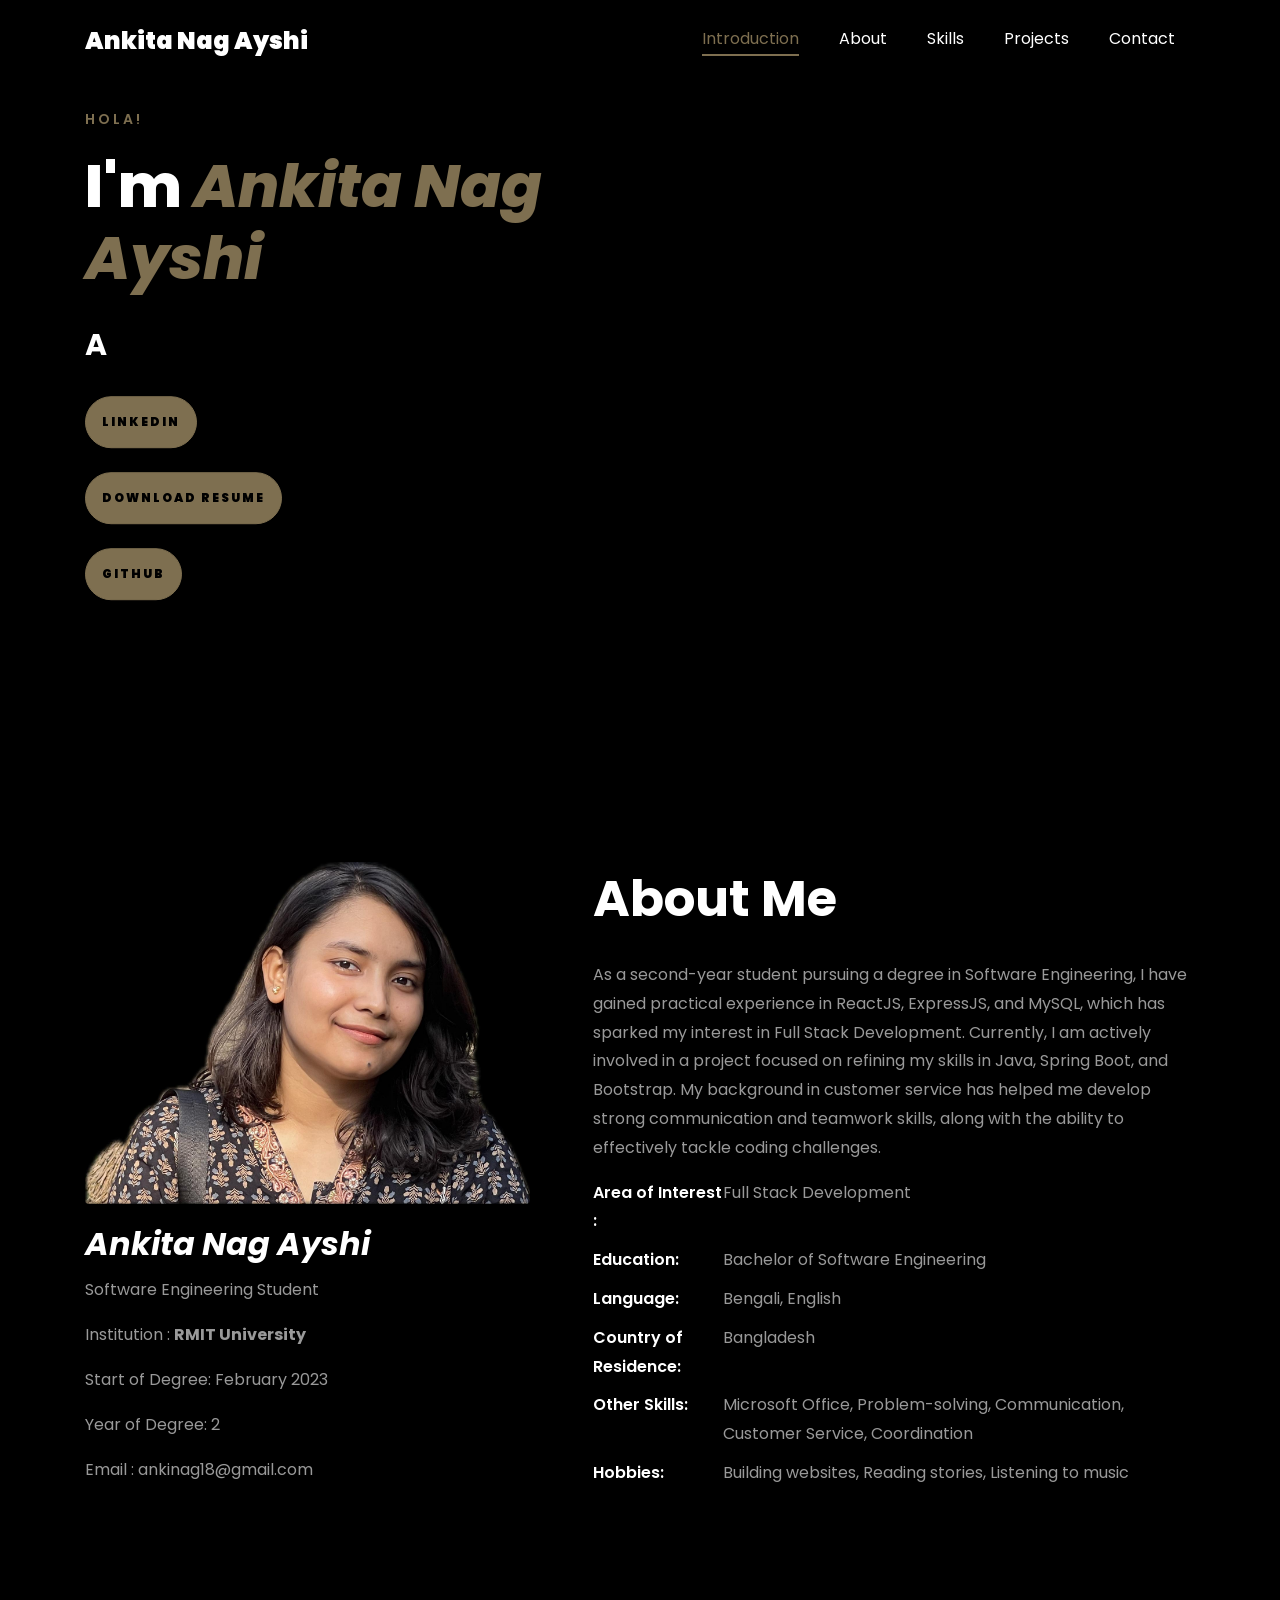
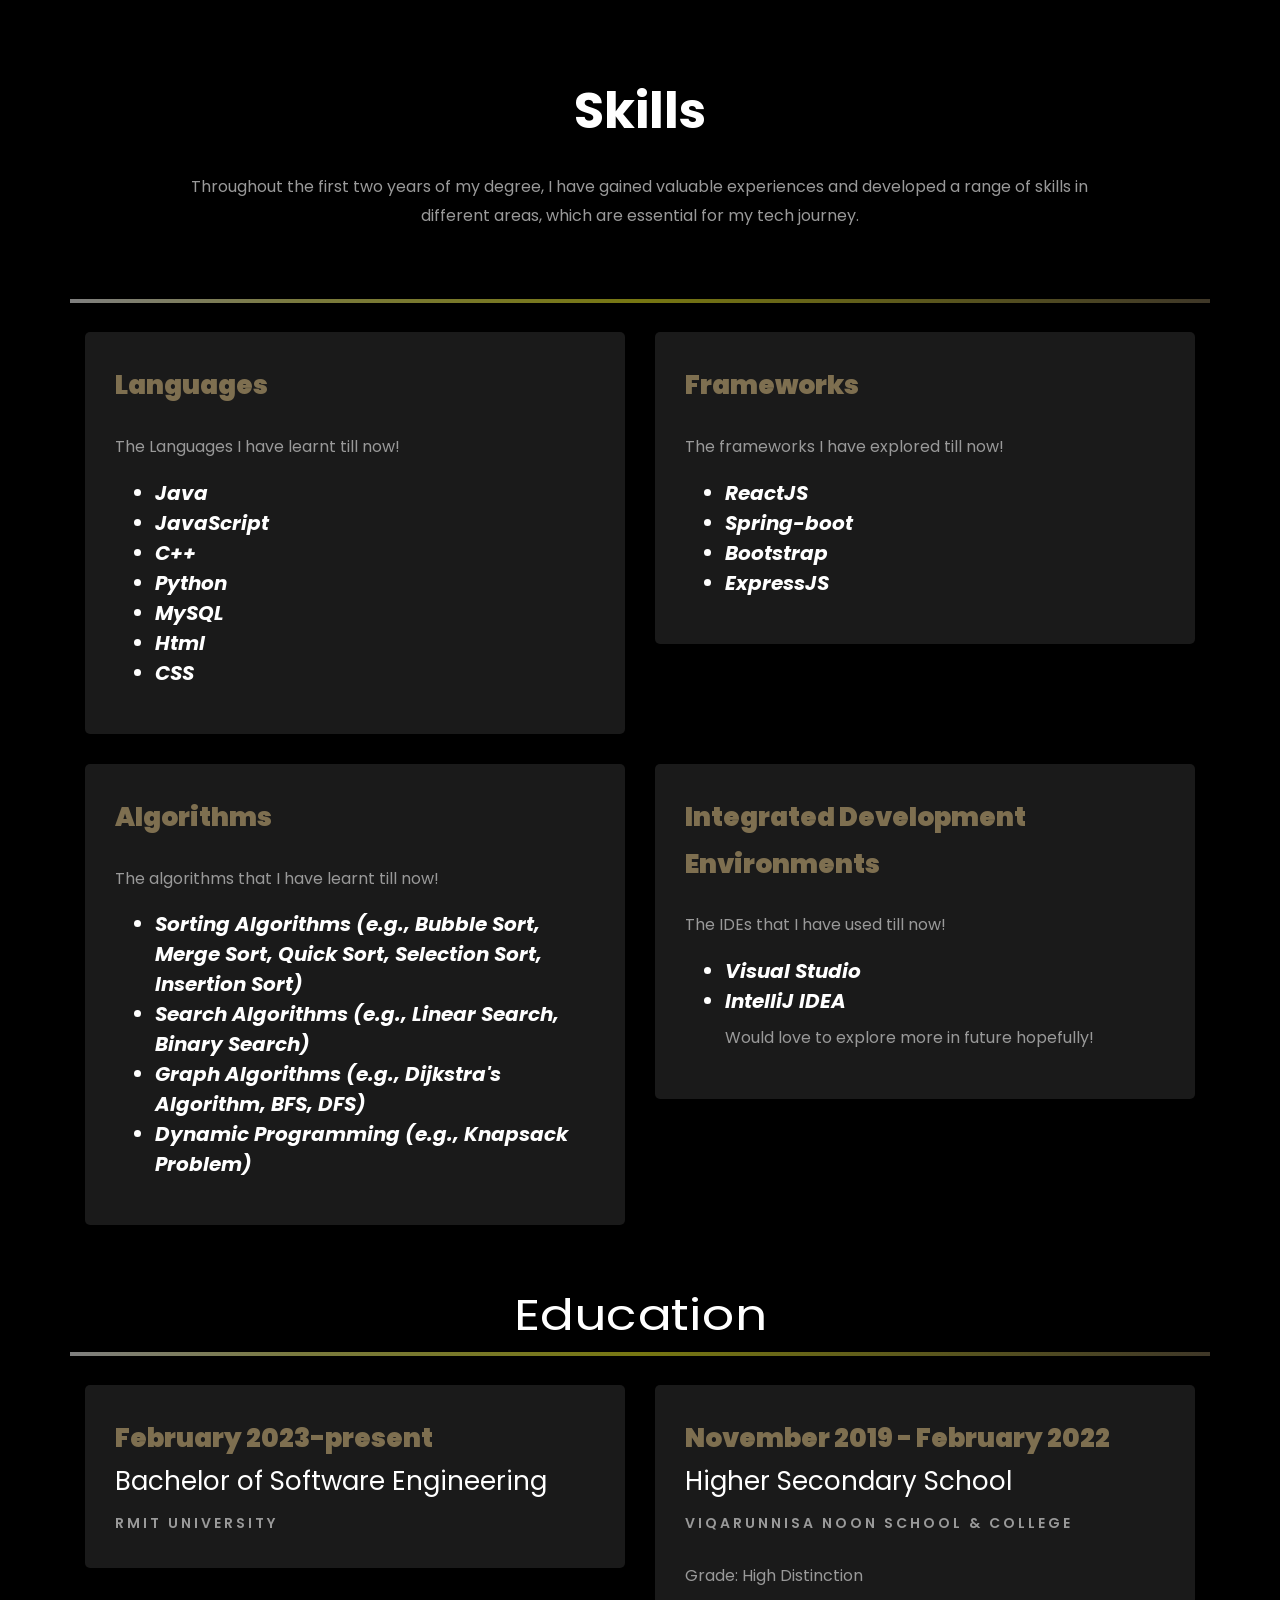
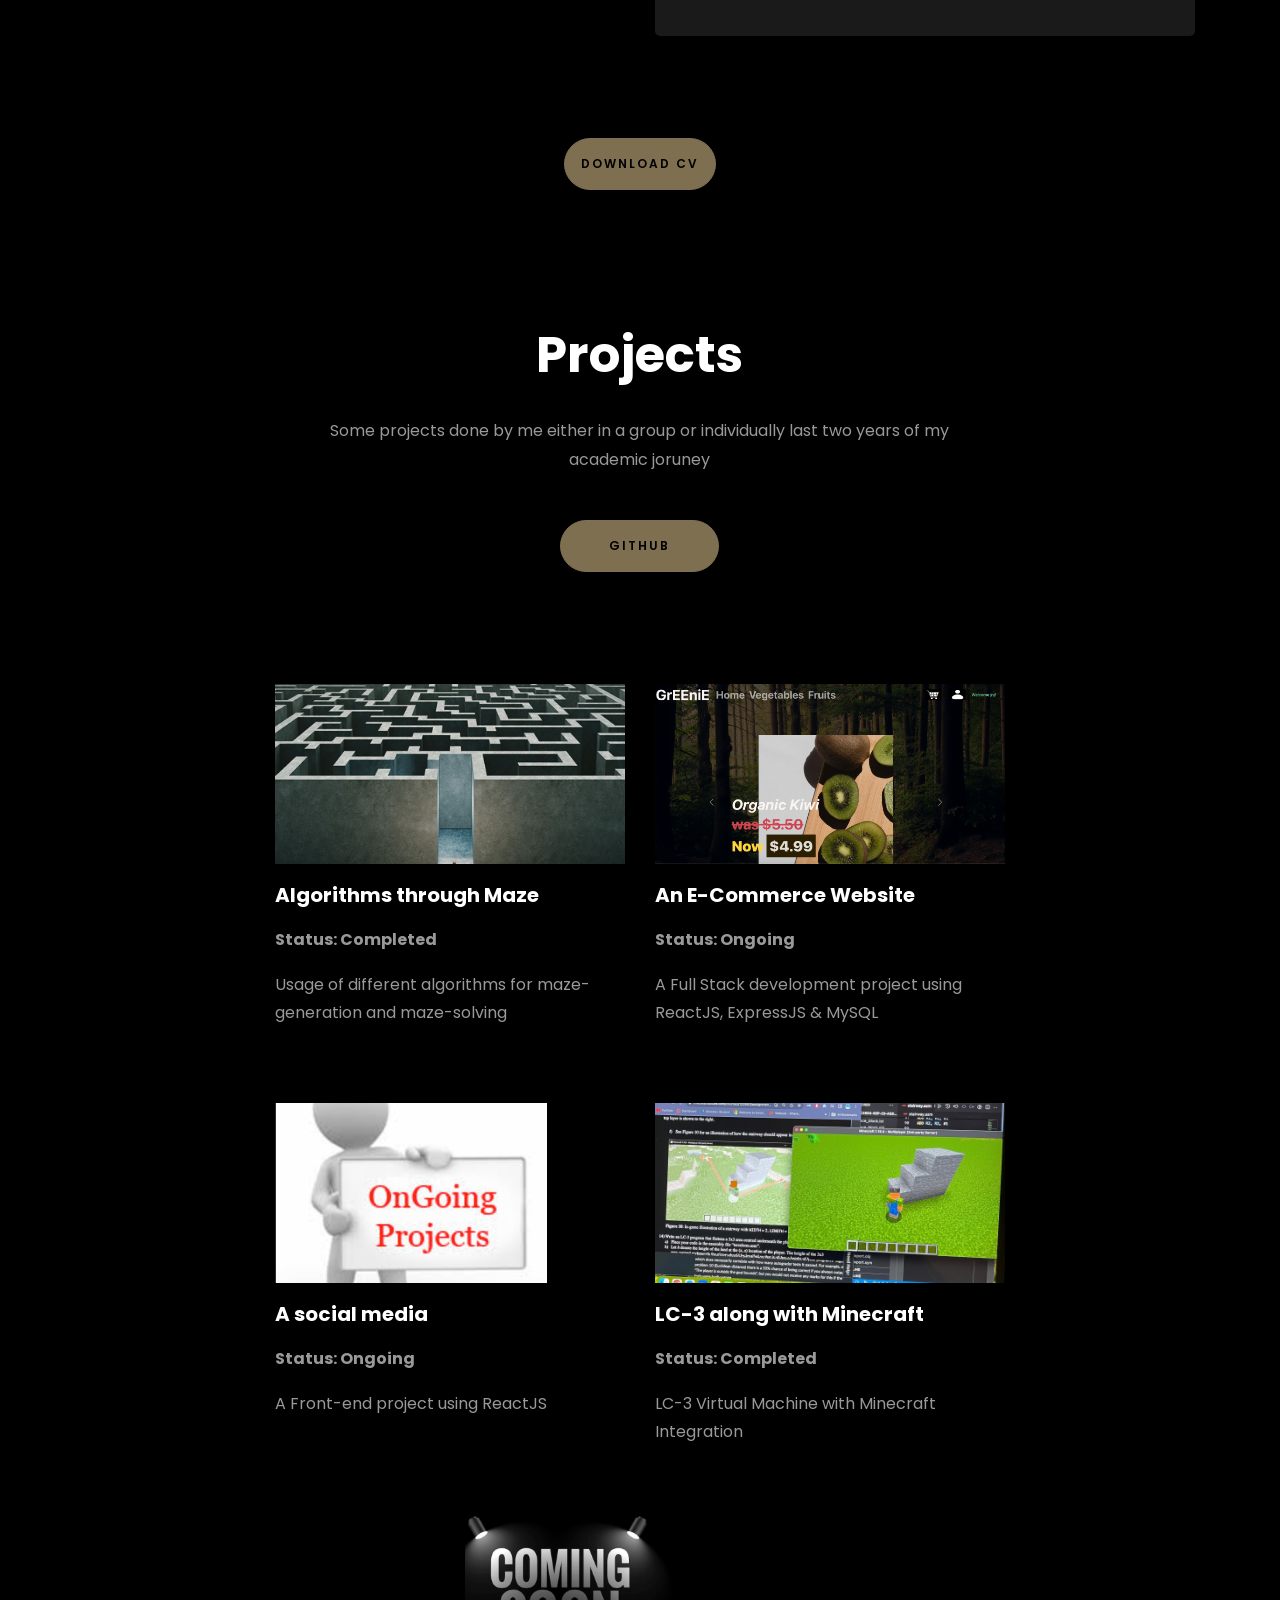
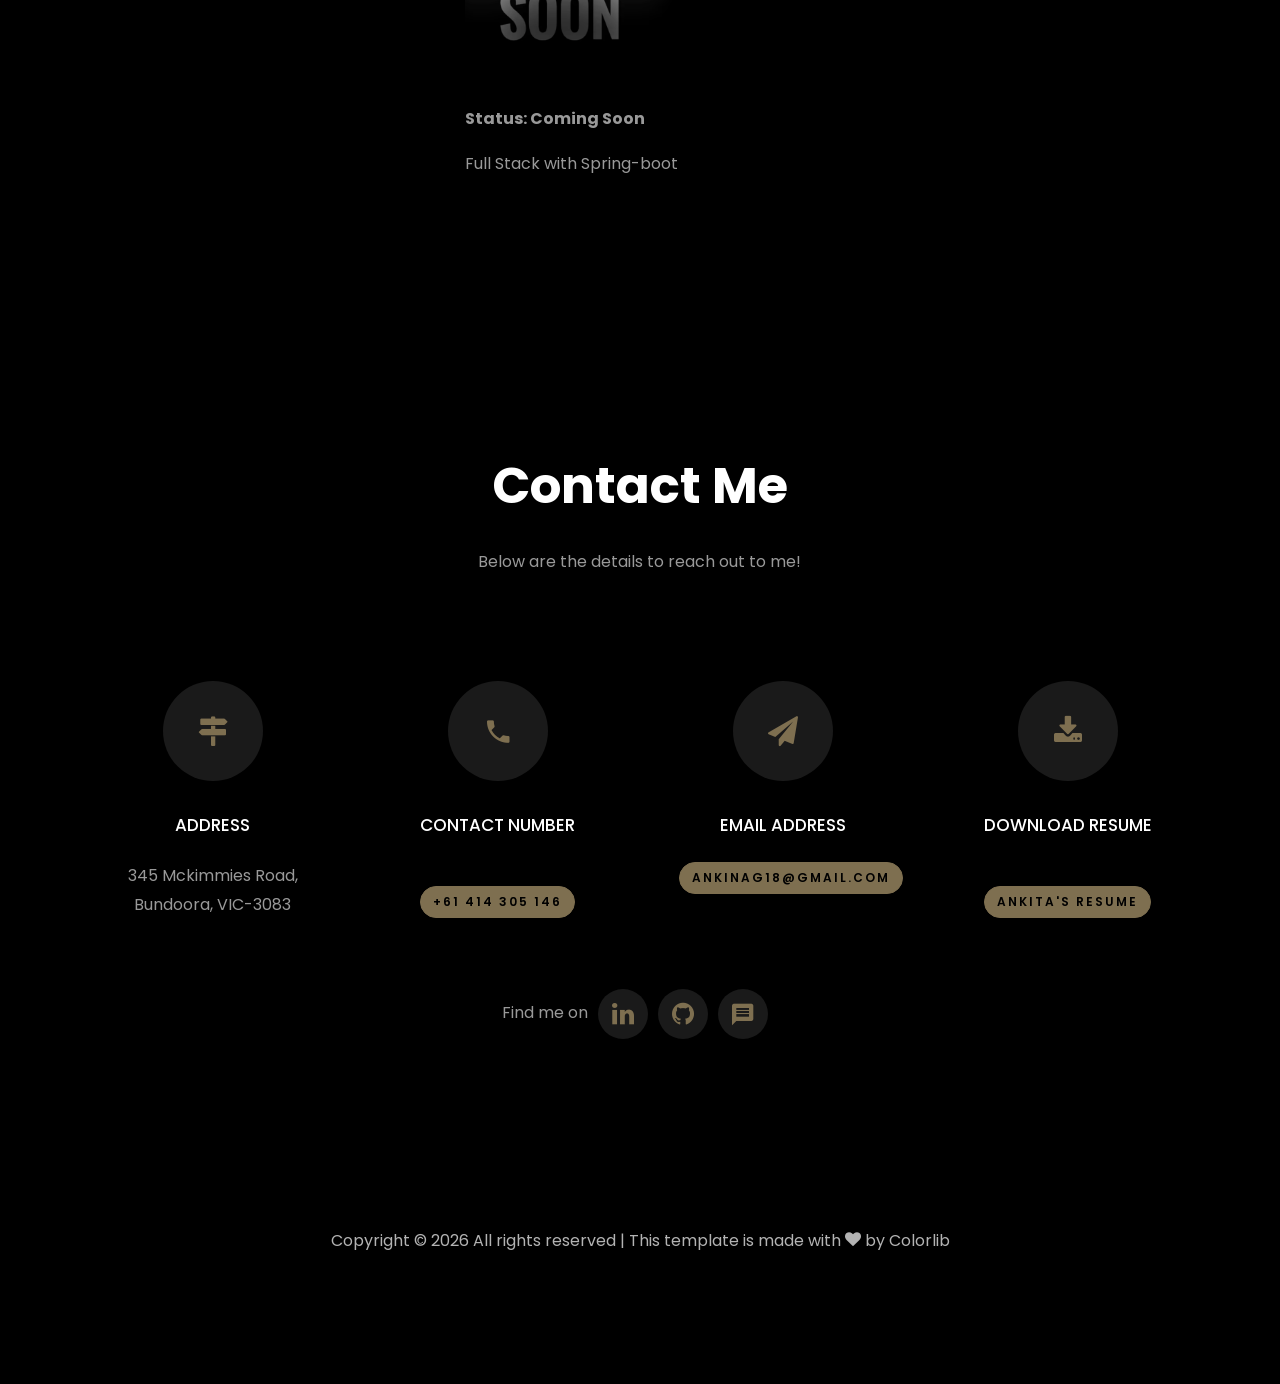
<file: Portfolio/index.html>
<!DOCTYPE html>
<html lang="en">

<head>
	<title>Ankita Nag Ayshi</title>
	<meta charset="utf-8">
	<meta name="viewport" content="width=device-width, initial-scale=1, shrink-to-fit=no">

	<link href="https://fonts.googleapis.com/css?family=Poppins:100,200,300,400,500,600,700,800,900" rel="stylesheet">

	<link rel="stylesheet" href="css/open-iconic-bootstrap.min.css">
	<link rel="stylesheet" href="css/animate.css">

	<link rel="stylesheet" href="css/owl.carousel.min.css">
	<link rel="stylesheet" href="css/owl.theme.default.min.css">
	<link rel="stylesheet" href="css/magnific-popup.css">

	<link rel="stylesheet" href="css/aos.css">

	<link rel="stylesheet" href="css/ionicons.min.css">

	<link rel="stylesheet" href="css/flaticon.css">
	<link rel="stylesheet" href="css/icomoon.css">
	<link rel="stylesheet" href="css/style.css">



	<style>
		/*======================================
//--//-->   ABOUT
======================================*/

		.about-mf .box-shadow-full {
			padding-top: 4rem;
			padding-bottom: 4rem;
		}

		.about-mf .about-img {
			margin-bottom: 2rem;
		}

		.about-mf .about-img img {
			margin-left: 10px;
		}


		.skill-mf .progress {
			/* background-color: #cde1f8; */
			margin: .5rem 0 1.2rem 0;
			border-radius: 0;
			height: .7rem;
		}

		.skill-mf .progress .progress-bar {
			height: .7rem;
			background-color: #ffbd39;
		}


		/* Animation styles */
		#typing-animation {
			position: relative;
			font-size: 30px;
			font-weight: bold;
			color: rgb(255, 255, 255);
			overflow: hidden;
			white-space: nowrap;
			animation: typing 3s steps(20, end) infinite;
		}

		#typing-animation:before {
			content: "";
			/* position: absolute; */
			top: 0;
			left: 0;
			width: 0;
			height: 100%;
			background-color: #ccc;
			animation: typing-cursor 0.5s ease-in-out infinite;
		}

		@keyframes typing {
			from {
				width: 0;
			}

			to {
				width: 100%;
			}
		}

		@keyframes typing-cursor {
			from {
				width: 5px;
			}

			to {
				width: 0;
			}
		}


		/* project image zoom effect */

		.zoom-effect {
			overflow: hidden;
			transition: transform 0.3s ease-out;
		}

		.zoom-effect:hover {
			transform: scale(1.1);
		}
	</style>


</head>

<body data-spy="scroll" data-target=".site-navbar-target" data-offset="300">


	<nav class="navbar navbar-expand-lg navbar-dark ftco_navbar ftco-navbar-light site-navbar-target" id="ftco-navbar">
		<div class="container">
			<a class="navbar-brand" href="index.html">Ankita Nag Ayshi</a>
			<button class="navbar-toggler js-fh5co-nav-toggle fh5co-nav-toggle" type="button" data-toggle="collapse"
				data-target="#ftco-nav" aria-controls="ftco-nav" aria-expanded="false" aria-label="Toggle navigation">
				<span class="oi oi-menu"></span> Menu
			</button>

			<div class="collapse navbar-collapse" id="ftco-nav">
				<ul class="navbar-nav nav ml-auto">
					<li class="nav-item"><a href="#home-section" class="nav-link"><span>Introduction</span></a></li>
					<li class="nav-item"><a href="#about-section" class="nav-link"><span>About</span></a></li>
					<li class="nav-item"><a href="#resume-section" class="nav-link"><span>Skills</span></a></li>
					<li class="nav-item"><a href="#project-section" class="nav-link"><span>Projects</span></a></li>
					<li class="nav-item"><a href="#contact-section" class="nav-link"><span>Contact</span></a></li>
				</ul>
			</div>
		</div>
	</nav>
	<section id="home-section" class="hero">
		<div class="home-slider  owl-carousel">
			<div class="slider-item ">
				<div class="overlay"></div>
				<div class="container">
					<div class="row d-md-flex no-gutters slider-text align-items-end justify-content-center"
						data-scrollax-parent="true">

						<div class="one-forth d-flex  align-items-center ftco-animate"
							data-scrollax=" properties: { translateY: '50%' }">
							<div class="text">
								<span class="subheading">Hola!</span>
								<h1 class="mb-4 mt-3">I'm <span><i>Ankita Nag Ayshi</i></span></h1>

								<!-- Element to contain animated typing -->
								<span id="typing-animation"></span>
								<!-- Linked In and Download resume button -->
								<p>
									<a href="https://www.linkedin.com/in/ankita-nag-ayshi/"
										class="btn btn-primary py-3 px-3 mt-4"><b>LinkedIn</b></a>
									<br>
									<a href="resume.pdf" download="Ankita_Nag_Ayshi_Resume.pdf"
										class="btn btn-primary py-3 px-3 mt-4"><b>Download Resume</b></a>
									<br>
									<a href="https://github.com/Ankita001812" class="btn btn-primary py-3 px-3 mt-4" ><b>GitHub</b></a>	
								</p>

								<script>

									// Initialize the typing animation
									const typingAnimationElement = document.getElementById('typing-animation');

									// Create an array of typing text
									const typingTexts = [
										'A Student   ',
										'A Techsavvy    ',
										'A Programmer   ',
										'A tech enthusiast who is willing to learn while encountering errors!'
									];

									// Create a function to display the typing animation for a given text
									function playTypingAnimation(text) {
										// Loop through each character and add it to the element
										for (let i = 0; i < text.length; i++) {
											setTimeout(() => {
												typingAnimationElement.textContent += text[i];
											}, i * 200); // Increase the delay to slow down the typing animation
										}

										// Once the animation is complete, reset the text and start over
										setTimeout(() => {
											typingAnimationElement.textContent = '';
											playTypingAnimation(typingTexts[(typingTexts.indexOf(text) + 1) % typingTexts.length]);
										}, text.length * 200);
									}

									// Start the typing animation loop
									playTypingAnimation(typingTexts[0]);

								</script>

								<br>

							</div>
						</div>
					</div>
				</div>
			</div>
		</div>
	</section>



	<section class="ftco-about img ftco-section ftco-no-pb fade-in" id="about-section">
		<div class="container">
			<div class="row d-flex align-items-stretch">
				<div class="col-md-6 col-lg-5 d-flex">
					<div class="img-about img d-flex align-items-stretch">
							<div class="overlay">
									<div class="row">
											<div class="col-sm-12">
													<div class="about-img">
															<img src="images/port_bg.png" class="img-fluid rounded b-shadow-a" alt="Ankita">
													</div>
											</div>
											<div class="col-sm-12">
													<div class="about-info mt-3">
															<h2><b><i><span>Ankita Nag Ayshi</span></b></i></h2>
															<p><span class="title-s"></span> <span>Software Engineering Student</span></p>
															<p>Institution : <b> RMIT University </b></p>
															<p>Start of Degree: February 2023</p>
															<p>Year of Degree: 2 </p>
															<p>Email : ankinag18@gmail.com</p>
													</div>
											</div>
									</div>
							</div>
					</div>
			</div>

				<div class="col-md-6 col-lg-7 pl-lg-5 pb-5">
					<div class="row justify-content-start pb-3">
						<div class="col-md-12 heading-section ftco-animate">

							<h2 class="mb-4">About Me</h2>
							<p>As a second-year student pursuing a degree in Software Engineering, I have gained practical experience in ReactJS, ExpressJS, and MySQL, which has sparked my interest in Full Stack Development. Currently, I am actively involved in a project focused on refining my skills in Java, Spring Boot, and Bootstrap. My background in customer service has helped me develop strong communication and teamwork skills, along with the ability to effectively tackle coding challenges.
							</p>
							<ul class="about-info mt-6 px-md-0 px-2">
								
								<li class="d-flex"><span>Area of Interest : </span> <span>  Full Stack Development</span></li>
								<li class="d-flex"><span>Education:</span> <span>Bachelor of Software Engineering</span></li>
								<li class="d-flex"><span>Language:</span> <span>Bengali, English</span></li>
								<li class="d-flex"><span>Country of Residence:</span> <span>Bangladesh</span></li>
								<li class="d-flex"><span>Other Skills:</span> <span>Microsoft Office, Problem-solving, Communication,
										Customer Service, Coordination</span></li>
								<li class="d-flex"><span>Hobbies:</span> <span>Building websites, Reading stories, Listening to
										music</span></li>
							</ul>
						</div>
					</div>
				</div>
			</div>
		</div>
	</section>




	<section class="ftco-section ftco-no-pb" id="resume-section">
		<div class="container">
			<div class="row justify-content-center pb-5">
				<div class="col-md-10 heading-section text-center ftco-animate">
					<h2 class="mb-4">Skills</h2>
					<p>Throughout the first two years of my degree, I have gained valuable experiences and developed a range of skills in different areas, which are essential for my tech journey.</p>
				</div>
			</div>
		
			<div class="row">
				<div class="underline"></div>
			</div>
			<br>
		
			<div class="row">
				<div class="col-md-6">
					<div class="resume-wrap ftco-animate">
						<span class="date">Languages</span>
						<p class="mt-4">The Languages I have learnt till now!
						<ul>
							<h5>
								<b>
									<i>
										<li>Java</li>
										<li>JavaScript</li>
										<li>C++</li>
										<li>Python</li>
										<li>MySQL</li>
										<li>Html</li>
										<li>CSS</li>
									</i>
								</b>
							</h5>
						</ul>
						</p>
					</div>
				</div>
		
				<div class="col-md-6">
					<div class="resume-wrap ftco-animate">
						<span class="date">Frameworks</span>
						<p class="mt-4">The frameworks I have explored till now!
						<ul>
							<h5>
								<b>
									<i>
										<li>ReactJS</li>
										<li>Spring-boot</li>
										<li>Bootstrap</li>
										<li>ExpressJS</li>
									</i>
								</b>
							</h5>
						</ul>
						</p>
					</div>
				</div>
			</div>
		
			<div class="row"> 
				<div class="col-md-6">
					<div class="resume-wrap ftco-animate just">
						<span class="date">Algorithms</span>
						<p class="mt-4">The algorithms that I have learnt till now!
						<ul>
							<h5>
								<b>
									<i>
										<li>Sorting Algorithms (e.g., Bubble Sort, Merge Sort, Quick Sort, Selection Sort, Insertion Sort)</li>
										<li>Search Algorithms (e.g., Linear Search, Binary Search)</li>
										<li>Graph Algorithms (e.g., Dijkstra's Algorithm, BFS, DFS)</li>
										<li>Dynamic Programming (e.g., Knapsack Problem)</li>
									</i>
								</b>
							</h5>
						</ul>
						</p>
					</div>
				</div>
		
				<div class="col-md-6"> 
					<div class="resume-wrap ftco-animate just">
						<span class="date">Integrated Development Environments</span>
						<p class="mt-4">The IDEs that I have used till now!
						<ul>
							<h5>
								<b>
									<i>
										<li>Visual Studio</li>
										<li>IntelliJ IDEA</li>
									</i>
								</b>
							</h5>
							<p>Would love to explore more in future hopefully!</p>
						</ul>
						</p>
					</div>
				</div>
			</div>
			<br>

			<div class="row">
				<h1 class="big-4">Education</h1>
				<div class="underline"></div>
			</div>
			<br>
	
			<div class="row">
				<div class="col-md-6">
					<div class="resume-wrap ftco-animate">
						<span class="date">February 2023-present</span>
						<h2>Bachelor of Software Engineering</h2>
						<span class="position">RMIT University</span>
						
					</div>
				</div>
	
				<div class="col-md-6">
					<div class="resume-wrap ftco-animate">
						<span class="date">November 2019 - February 2022</span>
						<h2>Higher Secondary School</h2>
						<span class="position">Viqarunnisa Noon School & College</span>
						<p class="mt-4">Grade: High Distinction</p>
					</div>
				</div>
			</div>
		</div>
		


		<div class="row justify-content-center mt-5">
			<div class="col-md-6 text-center ftco-animate">
				<p><a href="resume.pdf" download="Ankita_Nag_Ayshi_Resume.pdf"
					class="btn btn-primary py-3 px-3 mt-4">Download CV</a></p>
			</div>
		</div>
		</div>
	</section>



	<section class="ftco-section" id="project-section">
		<div class="container">
			<!-- first two -->
			<div class="row justify-content-center mb-5 pb-5">
				<div class="col-md-7 heading-section text-center ftco-animate">
					<h2 class="mb-4">Projects</h2>
					<p>Some projects done by me either in a group or individually last two years of my academic joruney</p>
					<br>
					<p><a href="https://github.com/users/Ankita001812/achievements/quickdraw" class="btn btn-primary py-3 px-5">GitHub</a></p>
				</div>
			</div>
			<div class="row d-flex justify-content-center">
				<div class="col-md-4 d-flex ftco-animate">
					<div class="blog-entry justify-content-end">
						<a href="https://github.com/Ankita001812/Algorithms-through-maze/blob/main/mazeGenSkeleton2/README.md"
							class="block-20 zoom-effect" style="background-image: url('images/maze.png');">
						</a>
						<div class="text mt-3 float-right d-block">
							<h3 class="heading"><a
									href="https://github.com/Ankita001812/Algorithms-through-maze/blob/main/mazeGenSkeleton2/README.md"><b>Algorithms through Maze</b></a></h3>
									<p><b>Status: Completed</b></p>
							<p>Usage of different algorithms for maze-generation and maze-solving
							</p>
						</div>
					</div>
				</div>
				<div class="col-md-4 d-flex ftco-animate">
					<div class="blog-entry justify-content-end">
						<a href="https://github.com/Ankita001812/Greenie"
							class="block-20 zoom-effect" style="background-image: url('images/green.png');">
						</a>
						<div class="text mt-3 float-right d-block">

							<h3 class="heading"><a
									href="https://github.com/Ankita001812/Greenie"><b>An E-Commerce Website</b></a></h3>
									<p><b>Status: Ongoing</b></p>
							<p>A Full Stack development project using ReactJS, ExpressJS & MySQL</p>
						</div>
					</div>
				</div>
				
			</div>
			<br>
			<!-- next two projects -->
			<div class="row d-flex justify-content-center">
				<div class="col-md-4 d-flex ftco-animate">
					<div class="blog-entry justify-content-end">
						<a href="https://github.com/Ankita001812/Frens"
							class="block-20 zoom-effect" style="background-image: url('images/frens.png');">
						</a>
						<div class="text mt-3 float-right d-block">

							<h3 class="heading"><a
									href="https://github.com/Ankita001812/Frens"><b>A social media</b></a></h3>
									<p><b>Status: Ongoing</b></p>
							<p>A Front-end project using ReactJS</p>
						</div>
					</div>
				</div>
				<div class="col-md-4 d-flex ftco-animate">
						<div class="blog-entry justify-content-end">
							<a href="https://github.com/Ankita001812/Minecraft"
								class="block-20 zoom-effect" style="background-image: url('images/mine.jpeg');">
							</a>
							<div class="text mt-3 float-right d-block">
	
								<h3 class="heading"><a
										href="https://github.com/Ankita001812/Minecraft"><b>LC-3 along with Minecraft</b></a></h3>
										<p><b>Status: Completed</b></p>
								<p>LC-3 Virtual Machine with Minecraft Integration</p>
							</div>
						</div>	
				</div>
			</div>
			<div class="row d-flex justify-content-center">
				
				<div class="col-md-4 d-flex ftco-animate">
						<div class="blog-entry justify-content-center">
							<a href="https://github.com/Ankita001812/"
								class="block-20 zoom-effect" style="background-image: url('images/soon.png');">
							</a>
							<div class="text mt-3 float-right d-block">
	
								<h3 class="heading"><a
										href="https://github.com/Ankita001812/"><b></b></a></h3>
										<p><b>Status: Coming Soon</b></p>
								<p>Full Stack with Spring-boot</p>
							</div>
						</div>	
				</div>
			</div>
			
		</div>
	</section>



	<section class="ftco-section contact-section ftco-no-pb" id="contact-section">
		<div class="container">
			<div class="row justify-content-center mb-5 pb-3">
				<div class="col-md-7 heading-section text-center ftco-animate">
					<h2 class="mb-4">Contact Me</h2>
					<p>Below are the details to reach out to me!</p>
				</div>
			</div>

			<div class="row d-flex contact-info mb-5">
				<div class="col-md-6 col-lg-3 d-flex ftco-animate">
					<div class="align-self-stretch box p-4 text-center">
						<div class="icon d-flex align-items-center justify-content-center">
							<span class="icon-map-signs"></span>
						</div>
						<h3 class="mb-4">Address</h3>
						<p>345 Mckimmies Road, Bundoora, VIC-3083</p>
					</div>
				</div>
				<div class="col-md-6 col-lg-3 d-flex ftco-animate">
					<div class="align-self-stretch box p-4 text-center">
						<div class="icon d-flex align-items-center justify-content-center">
							<span class="icon-phone2"></span>
						</div>
						<h3 class="mb-4">Contact Number</h3>
						<p><a href="tel://0414305146"class="btn btn-primary mt-4" > +61 414 305 146</a></p>
					</div>
				</div>
				<div class="col-md-6 col-lg-3 d-flex ftco-animate">
					<div class="align-self-stretch box p-4 text-center">
						<div class="icon d-flex align-items-center justify-content-center">
							<span class="icon-paper-plane"></span>
						</div>
						<h3 class="mb-4">Email Address</h3>
						<p><a href="mailto:ankinag18@gmail.com" class="btn btn-primary ">ankinag18@gmail.com</a></p>
					</div>
				</div>
				<div class="col-md-6 col-lg-3 d-flex ftco-animate">
					<div class="align-self-stretch box p-4 text-center">
						<div class="icon d-flex align-items-center justify-content-center">
							<span class="icon-download"></span>
						</div>
						<h3 class="mb-4">Download Resume</h3>
						<p><a href="resume.pdf" download="Ankita_Nag_Ayshi_Resume.pdf"
							class="btn btn-primary mt-4"	>	Ankita's Resume </a></p>
					</div>
				</div>

				<div class="container">
					<br>
					<ul class="ftco-footer-social list-unstyled d-flex justify-content-center align-items-center mb-0">
						<li class="ftco-animate normal-txt">Find me on </li>
						<li class="ftco-animate"><a href="https://www.linkedin.com/in/ankita-nag-ayshi/"><span
									class="icon-linkedin"></span></a></li>
						</li>
						<li class="ftco-animate"><a href="https://github.com/Ankita001812"><span
										class="icon-github"></span></a></li>
						<li class="ftco-animate"><a href="mailto:ankinag18@gmail.com"><span
							class="icon-message"></span></a>
					</ul>
					<br>
				</div>
			</div>
	</section>




	<footer class="ftco-footer ftco-section">
		<div class="container">
			<div class="row">
				<div class="col-md-12 text-center">

					<p><!-- Link back to Colorlib can't be removed. Template is licensed under CC BY 3.0. -->
						Copyright &copy;
						<script>document.write(new Date().getFullYear());</script> All rights reserved | This template is made with
						<i class="icon-heart color-danger" aria-hidden="true"></i> by <a href="https://colorlib.com"
							target="_blank">Colorlib</a>
						<!-- Link back to Colorlib can't be removed. Template is licensed under CC BY 3.0. -->
					</p>
				</div>
			</div>
		</div>
	</footer>


	<!-- loader -->
	<div id="ftco-loader" class="show fullscreen"><svg class="circular" width="48px" height="48px">
			<circle class="path-bg" cx="24" cy="24" r="22" fill="none" stroke-width="4" stroke="#eeeeee" />
			<circle class="path" cx="24" cy="24" r="22" fill="none" stroke-width="4" stroke-miterlimit="10"
				stroke="#F96D00" />
		</svg></div>


	<script src="js/jquery.min.js"></script>
	<script src="js/jquery-migrate-3.0.1.min.js"></script>
	<script src="js/popper.min.js"></script>
	<script src="js/bootstrap.min.js"></script>
	<script src="js/jquery.easing.1.3.js"></script>
	<script src="js/jquery.waypoints.min.js"></script>
	<script src="js/jquery.stellar.min.js"></script>
	<script src="js/owl.carousel.min.js"></script>
	<script src="js/jquery.magnific-popup.min.js"></script>
	<script src="js/aos.js"></script>
	<script src="js/jquery.animateNumber.min.js"></script>
	<script src="js/scrollax.min.js"></script>

	<script src="js/main.js"></script>

</body>

</html>
</file>
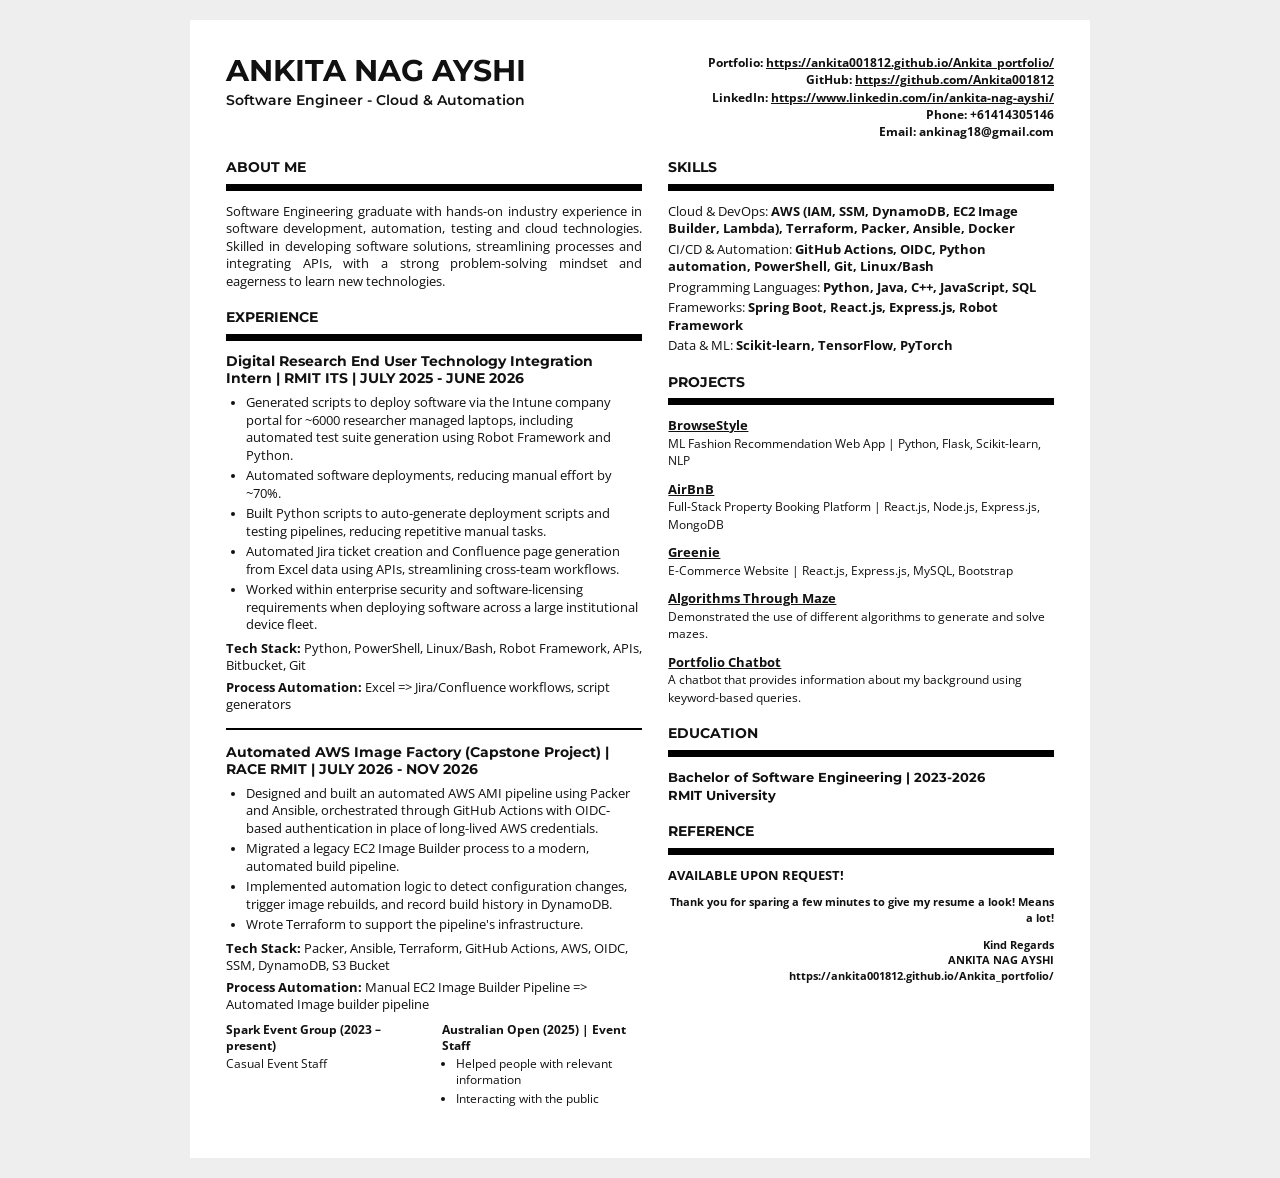
<file: 2-col-CV.html>
<!DOCTYPE html>
<html lang="en">
<head>
<meta charset="UTF-8">
<meta name="viewport" content="width=device-width, initial-scale=1">
<title>Ankita Nag Ayshi — Resume</title>
<link rel="preconnect" href="https://fonts.googleapis.com">
<link href="https://fonts.googleapis.com/css2?family=Montserrat:wght@600;700&family=Open+Sans:wght@400;600;700&display=swap" rel="stylesheet">
<style>
  :root { --ink: #111; --muted: #333; }
  * { box-sizing: border-box; }
  body {
    margin: 0;
    background: #eee;
    font-family: "Open Sans", Arial, sans-serif;
    color: var(--ink);
    font-size: 12.5px;
    line-height: 1.4;
  }
  .page {
    max-width: 900px;
    margin: 20px auto;
    background: #fff;
    padding: 34px 36px 30px;
  }

  /* Header */
  header { display: flex; justify-content: space-between; align-items: flex-start; gap: 20px; }
  header h1 {
    font-family: "Montserrat", Arial, sans-serif;
    font-size: 30px;
    line-height: 1.1;
    margin: 0 0 4px;
    font-weight: 700;
  }
  header .tagline { font-family: "Montserrat", Arial, sans-serif; font-weight: 600; font-size: 14px; margin: 0; }
  .contact { text-align: right; font-size: 11.5px; font-weight: 700; line-height: 1.5; }
  .contact a { color: var(--ink); }

  /* Two columns */
  .cols { display: grid; grid-template-columns: 1.08fr 1fr; gap: 26px; margin-top: 18px; }

  h2 {
    font-family: "Montserrat", Arial, sans-serif;
    font-size: 14px;
    font-weight: 700;
    text-transform: uppercase;
    margin: 0 0 12px;
    padding-bottom: 6px;
    border-bottom: 7px solid #000;
  }
  section { margin-bottom: 18px; }

  .role {
    font-family: "Montserrat", Arial, sans-serif;
    font-weight: 700;
    font-size: 13.5px;
    margin: 0 0 6px;
    line-height: 1.3;
  }
  ul { margin: 0 0 6px; padding-left: 20px; }
  li { margin-bottom: 3px; }
  .meta p { margin: 0 0 4px; }
  .about { text-align: justify; margin: 0; }

  .exp-divider { border: none; border-top: 2px solid #000; margin: 14px 0; }

  /* Skills */
  .skills p { margin: 0 0 3px; }

  /* Projects */
  .project { margin-bottom: 11px; }
  .project .name { font-weight: 700; display: block; }
  .project .stack { font-size: 11.5px; }
  .project a { color: var(--ink); }

  /* Event staff */
  .events { display: grid; grid-template-columns: 1fr 1fr; gap: 16px; margin-top: 8px; font-size: 11.5px; }
  .events b { display: block; margin-bottom: 2px; }
  .events ul { padding-left: 14px; margin: 0; }

  .edu { font-family: "Montserrat", Arial, sans-serif; font-weight: 700; font-size: 12.5px; }
  .ref-title { font-weight: 700; margin: 0 0 10px; }
  .thanks { font-size: 11px; font-weight: 700; text-align: right; margin: 0; }
  .sign { font-size: 11px; font-weight: 700; text-align: right; margin: 12px 0 0; }

  @media (max-width: 720px) {
    .page { padding: 22px 18px; margin: 0; }
    header { flex-direction: column; }
    .contact { text-align: left; }
    .cols { grid-template-columns: 1fr; }
  }
  @media print {
    body { background: #fff; }
    .page { margin: 0; padding: 18px 22px; max-width: none; }
    @page { size: A4; margin: 8mm; }
  }
</style>
</head>
<body>
<div class="page">

  <header>
    <div>
      <h1>ANKITA NAG AYSHI</h1>
      <p class="tagline">Software Engineer - Cloud &amp; Automation</p>
    </div>
    <div class="contact">
      Portfolio: <a href="https://ankita001812.github.io/Ankita_portfolio/" target="_blank">https://ankita001812.github.io/Ankita_portfolio/</a><br>
      GitHub: <a href="https://github.com/Ankita001812" target="_blank">https://github.com/Ankita001812</a><br>
      LinkedIn: <a href="https://www.linkedin.com/in/ankita-nag-ayshi/" target="_blank">https://www.linkedin.com/in/ankita-nag-ayshi/</a><br>
      Phone: +61414305146<br>
      Email: ankinag18@gmail.com
    </div>
  </header>

  <div class="cols">

    <!-- LEFT COLUMN -->
    <div>
      <section>
        <h2>About Me</h2>
        <p class="about">Software Engineering graduate with hands-on industry experience in software development, automation, testing and cloud technologies. Skilled in developing software solutions, streamlining processes and integrating APIs, with a strong problem-solving mindset and eagerness to learn new technologies.</p>
      </section>

      <section>
        <h2>Experience</h2>

        <p class="role">Digital Research End User Technology Integration Intern | RMIT ITS | JULY 2025 - JUNE 2026</p>
        <ul>
          <li>Generated scripts to deploy software via the Intune company portal for ~6000 researcher managed laptops, including automated test suite generation using Robot Framework and Python.</li>
          <li>Automated software deployments, reducing manual effort by ~70%.</li>
          <li>Built Python scripts to auto-generate deployment scripts and testing pipelines, reducing repetitive manual tasks.</li>
          <li>Automated Jira ticket creation and Confluence page generation from Excel data using APIs, streamlining cross-team workflows.</li>
          <li>Worked within enterprise security and software-licensing requirements when deploying software across a large institutional device fleet.</li>
        </ul>
        <div class="meta">
          <p><b>Tech Stack:</b> Python, PowerShell, Linux/Bash, Robot Framework, APIs, Bitbucket, Git</p>
          <p><b>Process Automation:</b> Excel =&gt; Jira/Confluence workflows, script generators</p>
        </div>

        <hr class="exp-divider">

        <p class="role">Automated AWS Image Factory (Capstone Project) | RACE RMIT | JULY 2026 - NOV 2026</p>
        <ul>
          <li>Designed and built an automated AWS AMI pipeline using Packer and Ansible, orchestrated through GitHub Actions with OIDC-based authentication in place of long-lived AWS credentials.</li>
          <li>Migrated a legacy EC2 Image Builder process to a modern, automated build pipeline.</li>
          <li>Implemented automation logic to detect configuration changes, trigger image rebuilds, and record build history in DynamoDB.</li>
          <li>Wrote Terraform to support the pipeline's infrastructure.</li>
        </ul>
        <div class="meta">
          <p><b>Tech Stack:</b> Packer, Ansible, Terraform, GitHub Actions, AWS, OIDC, SSM, DynamoDB, S3 Bucket</p>
          <p><b>Process Automation:</b> Manual EC2 Image Builder Pipeline =&gt; Automated Image builder pipeline</p>
        </div>

        <div class="events">
          <div>
            <b>Spark Event Group (2023 – present)</b>
            Casual Event Staff
          </div>
          <div>
            <b>Australian Open (2025) | Event Staff</b>
            <ul>
              <li>Helped people with relevant information</li>
              <li>Interacting with the public</li>
            </ul>
          </div>
        </div>
      </section>
    </div>

    <!-- RIGHT COLUMN -->
    <div>
      <section class="skills">
        <h2>Skills</h2>
        <p>Cloud &amp; DevOps: <b>AWS (IAM, SSM, DynamoDB, EC2 Image Builder, Lambda), Terraform, Packer, Ansible, Docker</b></p>
        <p>CI/CD &amp; Automation: <b>GitHub Actions, OIDC, Python automation, PowerShell, Git, Linux/Bash</b></p>
        <p>Programming Languages: <b>Python, Java, C++, JavaScript, SQL</b></p>
        <p>Frameworks: <b>Spring Boot, React.js, Express.js, Robot Framework</b></p>
        <p>Data &amp; ML: <b>Scikit-learn, TensorFlow, PyTorch</b></p>
      </section>

      <section>
        <h2>Projects</h2>

        <div class="project">
          <span class="name"><a href="https://github.com/Ankita001812/BrowseStyle/" target="_blank">BrowseStyle</a></span>
          <span class="stack">ML Fashion Recommendation Web App | Python, Flask, Scikit-learn, NLP</span>
        </div>

        <div class="project">
          <span class="name"><a href="https://github.com/Ankita001812/AirBnB" target="_blank">AirBnB</a></span>
          <span class="stack">Full-Stack Property Booking Platform | React.js, Node.js, Express.js, MongoDB</span>
        </div>

        <div class="project">
          <span class="name"><a href="https://ankita001812.github.io/Greenie/" target="_blank">Greenie</a></span>
          <span class="stack">E-Commerce Website | React.js, Express.js, MySQL, Bootstrap</span>
        </div>

        <div class="project">
          <span class="name"><a href="https://github.com/Ankita001812/Algorithms-through-maze" target="_blank">Algorithms Through Maze</a></span>
          <span class="stack">Demonstrated the use of different algorithms to generate and solve mazes.</span>
        </div>

        <div class="project">
          <span class="name"><a href="https://ankita001812.github.io/Chatbot-for-portfolio/" target="_blank">Portfolio Chatbot</a></span>
          <span class="stack">A chatbot that provides information about my background using keyword-based queries.</span>
        </div>
      </section>

      <section>
        <h2>Education</h2>
        <div class="edu">Bachelor of Software Engineering | 2023-2026<br>RMIT University</div>
      </section>

      <section>
        <h2>Reference</h2>
        <p class="ref-title">AVAILABLE UPON REQUEST!</p>
        <p class="thanks">Thank you for sparing a few minutes to give my resume a look! Means a lot!</p>
        <p class="sign">Kind Regards<br>ANKITA NAG AYSHI<br>https://ankita001812.github.io/Ankita_portfolio/</p>
      </section>
    </div>

  </div>
</div>
</body>
</html>
</file>
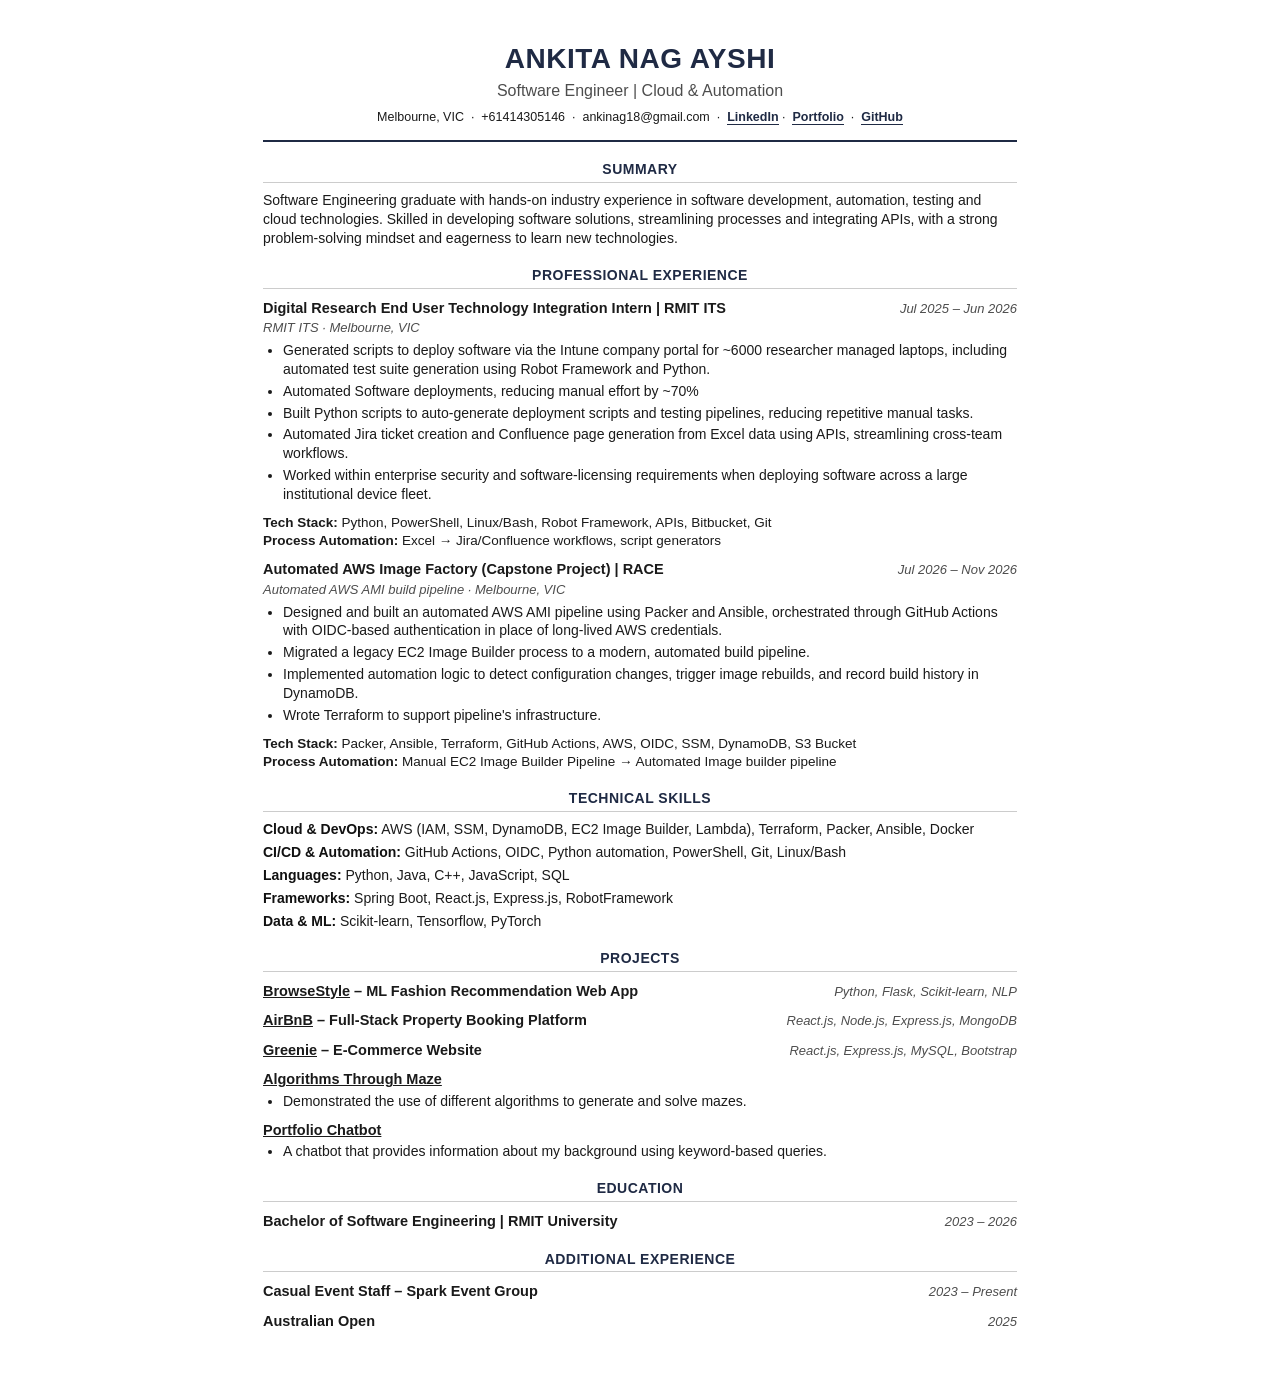
<file: Ankita_Nag_Ayshi_Resume.html>
<!DOCTYPE html>
<html lang="en">
<head>
<meta charset="UTF-8">
<title>Ankita Nag Ayshi — Resume</title>
<style>
  :root {
    --navy: #1F2A44;
    --grey: #4D4D4D;
    --line: #CCCCCC;
  }
  * { box-sizing: border-box; }
  body {
    font-family: Calibri, "Segoe UI", Arial, sans-serif;
    color: #1a1a1a;
    max-width: 850px;
    margin: 0 auto;
    padding: 40px 48px 60px;
    line-height: 1.35;
    font-size: 14px;
  }
  /* h1 {
    font-size: 28px;
    color: var(--navy);
    margin: 0 0 2px;
    letter-spacing: 0.5px;
  }
  .tagline {
    font-size: 16px;
    color: var(--grey);
    margin: 0 0 8px;
  }
  .contact {
    font-size: 12.5px;
    margin: 0 0 14px;
  } */
   h1 {
  font-size: 28px;
  color: var(--navy);
  margin: 0 0 2px;
  letter-spacing: 0.5px;
  text-align: center;
}

.tagline {
  font-size: 16px;
  color: var(--grey);
  margin: 0 0 8px;
  text-align: center;
}

.contact {
  font-size: 12.5px;
  margin: 0 0 14px;
  text-align: center;
}
  .contact a { color: var(--navy); text-decoration: none; border-bottom: 1px solid var(--navy); }
  hr.top { border: none; border-top: 2px solid var(--navy); margin: 0 0 14px; }
  h2 {
    font-size: 14px;
    color: var(--navy);
    text-transform: uppercase;
    letter-spacing: 0.5px;
    border-bottom: 1px solid var(--line);
    padding-bottom: 3px;
    margin: 18px 0 8px;
    text-align: center;
  }
  .summary { margin: 0 0 4px; }
  ul.skills { list-style: none; padding: 0; margin: 0; }
  ul.skills li { margin-bottom: 4px; }
  ul.skills li b { color: #111; }
  .entry-row {
    display: flex;
    justify-content: space-between;
    align-items: baseline;
    margin-top: 10px;
  }
  .entry-title { font-weight: bold; font-size: 14.5px; }

.entry-title a {
  color: inherit;
  text-decoration: underline;
}

  .entry-dates { font-style: italic; color: var(--grey); font-size: 13px; white-space: nowrap; margin-left: 12px; }
  .entry-sub { font-style: italic; color: var(--grey); font-size: 13px; margin: 1px 0 4px; }
  ul.bullets { margin: 2px 0 4px; padding-left: 20px; }
  ul.bullets li { margin-bottom: 3px; }
  .additional { margin-top: 10px; font-size: 13.5px; }
  .other-line { font-size: 12.5px; color: var(--grey); margin-top: 4px; }
  @media print {
    body { padding: 20px 30px; }
    a { color: inherit !important; }
  }
</style>
</head>
<body>

  <h1>ANKITA NAG AYSHI</h1>
  <p class="tagline">Software Engineer | Cloud &amp; Automation</p>
  <p class="contact">
    Melbourne, VIC &nbsp;&middot;&nbsp; +61414305146 &nbsp;&middot;&nbsp; ankinag18@gmail.com &nbsp;&middot;&nbsp;
    <a href="https://www.linkedin.com/in/ankita-nag-ayshi/" target="_blank"><b>LinkedIn</b></a>&nbsp;&middot;&nbsp;
    <a href="https://ankita001812.github.io/Ankita_portfolio/" target="_blank"><b>Portfolio</b></a> &nbsp;&middot;&nbsp;
    <a href="https://github.com/Ankita001812" target="_blank"><b>GitHub</b></a>
    
  </p>
  <hr class="top">

  <h2>Summary</h2>
  <p class="summary">Software Engineering graduate with hands-on industry experience in software development, automation, testing and cloud technologies. Skilled in developing software solutions, streamlining processes and integrating APIs, with a strong problem-solving mindset and eagerness to learn new technologies.</p>

  <h2>Professional Experience</h2>

  <div class="entry-row">
    <span class="entry-title">Digital Research End User Technology Integration Intern | RMIT ITS</span>
    <span class="entry-dates">Jul 2025 &ndash; Jun 2026</span>
  </div>
  <p class="entry-sub">RMIT ITS &middot; Melbourne, VIC</p>
  <ul class="bullets">
    <li>Generated scripts to deploy software via the Intune company portal for ~6000 researcher managed laptops, including automated test suite generation using Robot Framework and Python.</li>
    <li>Automated Software deployments, reducing manual effort by ~70%</li>
    <li>Built Python scripts to auto-generate deployment scripts and testing pipelines, reducing repetitive manual tasks.</li>
    <li>Automated Jira ticket creation and Confluence page generation from Excel data using APIs, streamlining cross-team workflows.</li>
    <li>Worked within enterprise security and software-licensing requirements when deploying software across a large institutional device fleet.</li>
  </ul>
  <div class="additional">
  <div><b>Tech Stack:</b> Python, PowerShell, Linux/Bash, Robot Framework, APIs, Bitbucket, Git</div>
  <div><b>Process Automation:</b> Excel &rarr; Jira/Confluence workflows, script generators</div>
</div>

  <div class="entry-row">
    <span class="entry-title">Automated AWS Image Factory (Capstone Project) | RACE</span>
    <span class="entry-dates">Jul 2026 &ndash; Nov 2026</span>
  </div>
  <p class="entry-sub">Automated AWS AMI build pipeline &middot; Melbourne, VIC</p>
  <ul class="bullets">
    <li>Designed and built an automated AWS AMI pipeline using Packer and Ansible, orchestrated through GitHub Actions with OIDC-based authentication in place of long-lived AWS credentials.</li>
    <li>Migrated a legacy EC2 Image Builder process to a modern, automated build pipeline.</li>
    <li>Implemented automation logic to detect configuration changes, trigger image rebuilds, and record build history in DynamoDB.</li>
    <li>Wrote Terraform to support pipeline's infrastructure.</li>
  </ul>
  <div class="additional">
  <div><b>Tech Stack:</b> Packer, Ansible, Terraform, GitHub Actions, AWS, OIDC, SSM, DynamoDB, S3 Bucket</div>
  <div><b>Process Automation:</b> Manual EC2 Image Builder Pipeline &rarr; Automated Image builder pipeline </div>
</div>

  <h2>Technical Skills</h2>
  <ul class="skills">
    <li><b>Cloud &amp; DevOps:</b> AWS (IAM, SSM, DynamoDB, EC2 Image Builder, Lambda), Terraform, Packer, Ansible, Docker</li>
    <li><b>CI/CD &amp; Automation:</b> GitHub Actions, OIDC, Python automation, PowerShell, Git, Linux/Bash </li>
    <li><b>Languages:</b> Python, Java, C++, JavaScript, SQL</li>
    <li><b>Frameworks:</b> Spring Boot, React.js, Express.js, RobotFramework</li>
    <li><b>Data  &amp; ML:</b> Scikit-learn, Tensorflow, PyTorch</li>
  </ul>

  <h2>Projects</h2>

  <!-- <div class="entry-row">
    <span class="entry-title">BrowseStyle &ndash; ML Fashion Recommendation Web App</span>
    <span class="entry-dates">Python, Flask, Scikit-learn</span>
  </div>
  <ul class="bullets">
    <li>Built a web application that uses a machine learning model to analyse reviews and generate product recommendations.</li>
  </ul>

  <div class="entry-row">
    <span class="entry-title">AirBnB Clone &ndash; Full-Stack Property Booking Platform</span>
    <span class="entry-dates">React.js, Node.js, Express.js, MongoDB</span>
  </div>
  <ul class="bullets">
    <li>Built a full-stack property booking platform with end-to-end database integration.</li>
  </ul>

  <div class="entry-row">
    <span class="entry-title">Peace &ndash; Full-Stack Entertainment Web App</span>
    <span class="entry-dates">Java, Spring Boot, Thymeleaf, MySQL</span>
  </div>
  <ul class="bullets">
    <li>Developed an entertainment platform with backend services, database connectivity and dynamic pages.</li>
  </ul>

  <div class="entry-row">
    <span class="entry-title">Greenie &ndash; E-Commerce Website</span>
    <span class="entry-dates">React.js, Express.js, MySQL, Bootstrap</span>
  </div>
  <ul class="bullets">
    <li>Built a responsive e-commerce site with functional features and a modern UI.</li>
  </ul> -->
<!-- 
  <p class="additional"><b>Additional:</b> Algorithms Through Maze (Java, maze generation/solving algorithms); Portfolio Chatbot (HTML/CSS/JS, keyword-based Q&amp;A about my background) &ndash; see GitHub for both.</p> -->

  <div class="entry-row"> <span class="entry-title"><a href="https://github.com/Ankita001812/BrowseStyle/" target="_blank">BrowseStyle</a> &ndash; ML Fashion Recommendation Web App</span> <span class="entry-dates">Python, Flask, Scikit-learn, NLP</span> </div> 
<div class="entry-row"> <span class="entry-title"><a href="https://github.com/Ankita001812/AirBnB" target="_blank">AirBnB</a> &ndash; Full-Stack Property Booking Platform</span> <span class="entry-dates">React.js, Node.js, Express.js, MongoDB</span> </div> 

<div class="entry-row"> <span class="entry-title"><a href="https://ankita001812.github.io/Greenie/" target="_blank">Greenie</a> &ndash; E-Commerce Website</span> <span class="entry-dates">React.js, Express.js, MySQL, Bootstrap</span> </div> 

<div class="entry-row"> <span class="entry-title"><a href="https://github.com/Ankita001812/Algorithms-through-maze" target="_blank">Algorithms Through Maze</a></span> </div> <ul class="bullets"> <li>Demonstrated the use of different algorithms to generate and solve mazes.</li> </ul>

<div class="entry-row"> <span class="entry-title"><a href="https://ankita001812.github.io/Chatbot-for-portfolio/" target="_blank">Portfolio Chatbot</a></span> </div>  <ul class="bullets"> <li>A chatbot that provides information about my background using keyword-based queries.</li> </ul>

  <h2>Education</h2>
  <div class="entry-row">
    <span class="entry-title">Bachelor of Software Engineering | RMIT University</span>
    <span class="entry-dates">2023 &ndash; 2026</span>
  </div>
  <!-- <p class="other-line"><b>Other:</b> Casual Event Staff &ndash; Spark Event Group (2023&ndash;present); Australian Open (2025)</p> -->
   <h2>Additional Experience</h2>

<div class="entry-row">
  <span class="entry-title">Casual Event Staff &ndash; Spark Event Group</span>
  <span class="entry-dates">2023 &ndash; Present</span>
</div>

<div class="entry-row">
  <span class="entry-title">Australian Open</span>
  <span class="entry-dates">2025</span>
</div>

</body>
</html>
</file>
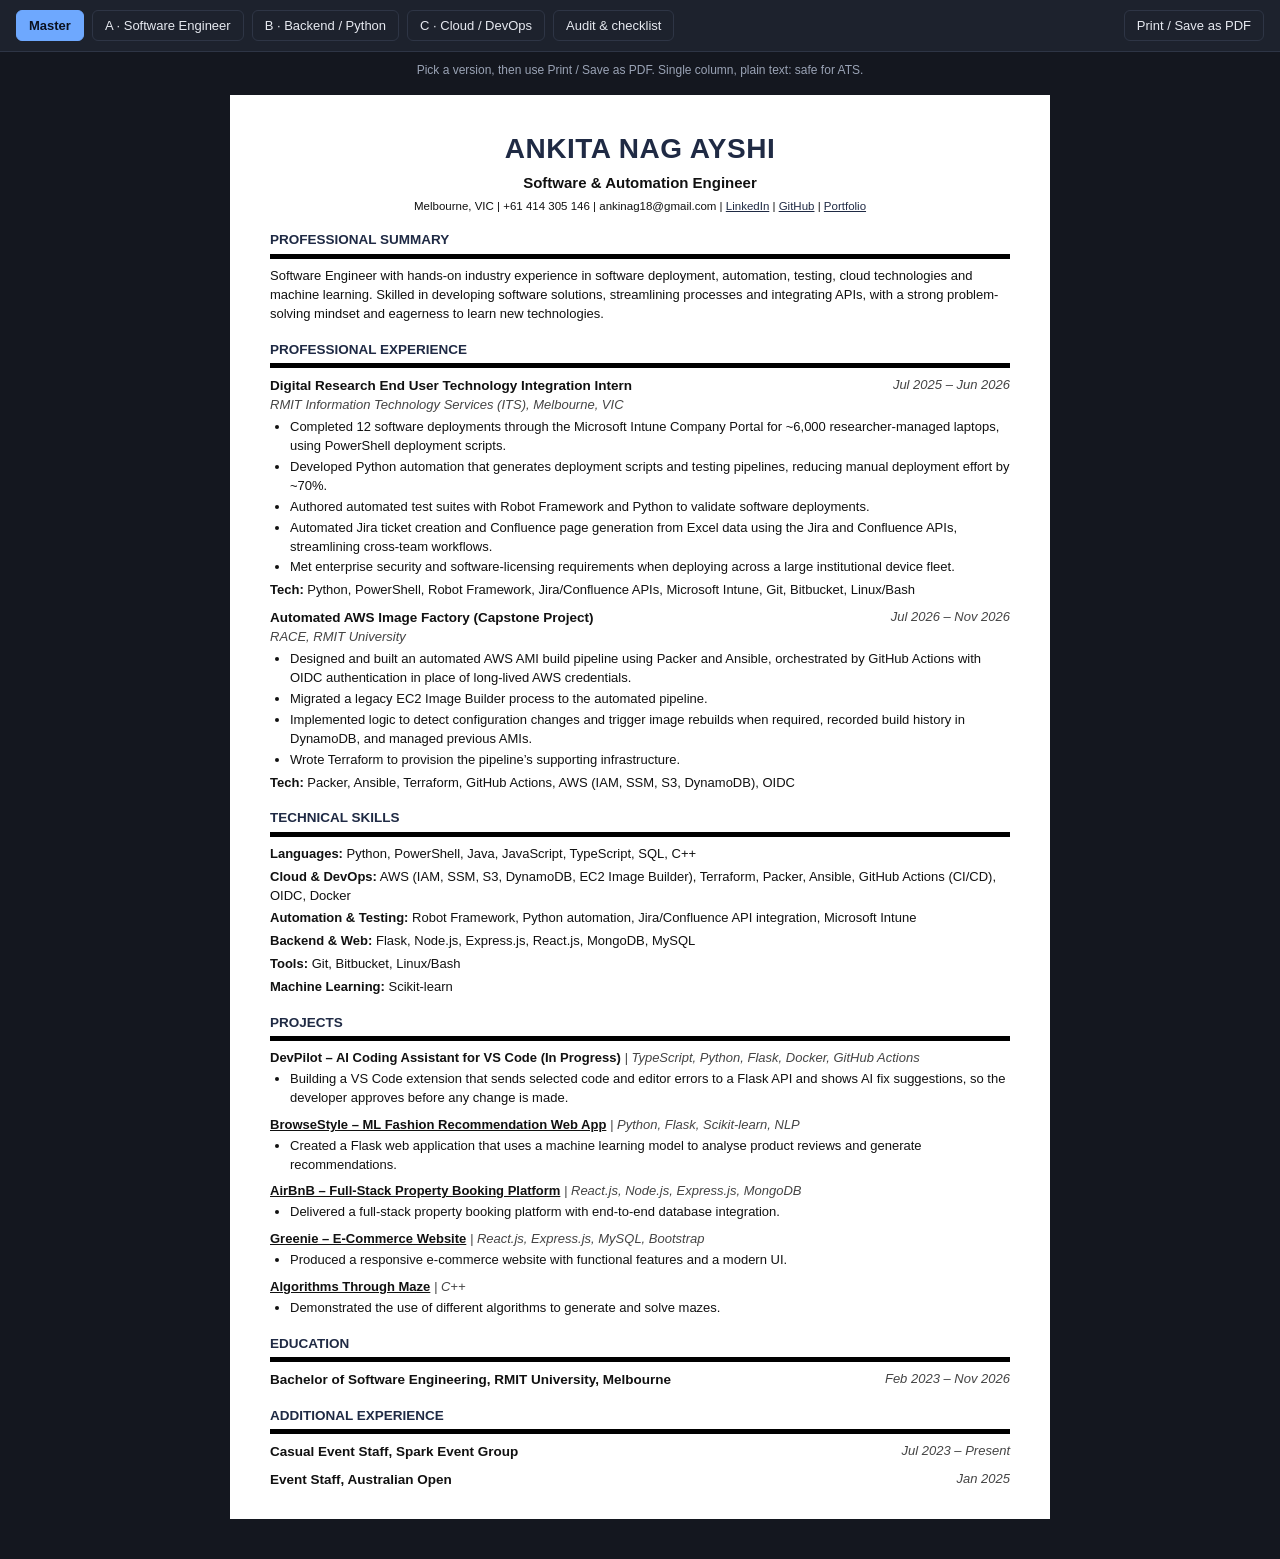
<file: Master-CV.html>
<!DOCTYPE html>
<html lang="en">
<head>
<meta charset="UTF-8">
<meta name="viewport" content="width=device-width, initial-scale=1">
<title>Ankita Nag Ayshi — CV Pack</title>
<style>
  :root { --bg:#14171f; --panel:#1d222d; --line:#2e3545; --text:#e6e9f0; --muted:#9aa3b5; --accent:#6ea8fe; --ink:#111; }
  * { box-sizing: border-box; }
  body { margin:0; background:var(--bg); color:var(--text); font-family:Arial,Helvetica,sans-serif; line-height:1.45; }
  .chrome { position:sticky; top:0; z-index:5; background:var(--panel); border-bottom:1px solid var(--line); padding:10px 16px; display:flex; flex-wrap:wrap; gap:8px; align-items:center; }
  .chrome button { background:transparent; color:var(--text); border:1px solid var(--line); border-radius:6px; padding:7px 12px; font-size:13px; cursor:pointer; }
  .chrome button.on { background:var(--accent); color:#0b1220; border-color:var(--accent); font-weight:700; }
  .chrome .sp { flex:1; }
  .hint { color:var(--muted); font-size:12px; padding:10px 16px 0; text-align:center; }

  /* CV sheet */
  .sheet { background:#fff; color:var(--ink); max-width:820px; margin:16px auto 40px; padding:34px 40px 30px; font-size:13px; }
  .sheet h1 { font-size:28px; text-align:center; margin:0 0 2px; color:#1F2A44; letter-spacing:.5px; }
  .head { text-align:center; font-weight:700; font-size:15px; margin:0 0 4px; }
  .contact { text-align:center; font-size:11.5px; margin:0 0 6px; }
  .contact a { color:#1F2A44; }
  .sheet h2 { font-size:13.5px; text-transform:uppercase; margin:16px 0 8px; padding-bottom:4px; border-bottom:5px solid #000; color:#1F2A44; }
  .sheet p { margin:0 0 4px; }
  .row { display:flex; justify-content:space-between; gap:12px; margin-top:8px; }
  .row b { font-size:13.5px; } .row i { color:#444; white-space:nowrap; }
  .sub { font-style:italic; color:#444; margin:0 0 3px; }
  .sheet ul { margin:2px 0 4px; padding-left:20px; } .sheet li { margin-bottom:2px; }
  .proj { margin-top:8px; } .proj a { color:#111; font-weight:700; } .proj span { color:#444; font-style:italic; }

  /* Audit panel */
  .audit { max-width:900px; margin:16px auto 40px; padding:0 16px; }
  .audit h2 { font-size:18px; margin:26px 0 10px; color:var(--accent); }
  .audit table { width:100%; border-collapse:collapse; background:var(--panel); font-size:13px; display:block; overflow-x:auto; }
  .audit th, .audit td { border:1px solid var(--line); padding:7px 10px; text-align:left; vertical-align:top; }
  .audit th { background:#262d3b; }
  .audit .note { color:var(--muted); font-size:13px; }
  .check label { display:block; padding:8px 12px; background:var(--panel); border:1px solid var(--line); border-radius:6px; margin-bottom:6px; cursor:pointer; }
  .check input { margin-right:10px; }

  @media (max-width:640px){ .sheet{ padding:20px 16px; margin:0; } .row{ flex-direction:column; gap:0; } }
  @media print {
    body { background:#fff; } .chrome,.hint,.audit { display:none !important; }
    .sheet { margin:0; padding:0; max-width:none; } @page { size:A4; margin:8mm; }
    .row { flex-direction:row !important; gap:12px !important; }
    .row i { flex-shrink:0; text-align:right; }
    /* one-page fit */
    .sheet { font-size:11.3px; line-height:1.28; }
    .sheet h1 { font-size:22px; margin:0; }
    .head { font-size:12.5px; margin:0 0 2px; }
    .contact { font-size:10px; margin:0 0 2px; }
    .sheet h2 { font-size:11.5px; margin:8px 0 4px; padding-bottom:2px; border-bottom-width:3px; }
    .row { margin-top:4px; } .row b { font-size:11.5px; }
    .sheet p { margin-bottom:2px; }
    .sheet ul { margin:1px 0 2px; padding-left:16px; } .sheet li { margin-bottom:1px; }
    .proj { margin-top:4px; }
  }
</style>
</head>
<body>
<div class="chrome" id="tabs"></div>
<div class="hint" id="hint">Pick a version, then use Print / Save as PDF. Single column, plain text: safe for ATS.</div>
<div id="cv" class="sheet"></div>
<div id="audit" class="audit" hidden>
  <h2>Score (my framework, not a real ATS score)</h2>
  <table>
    <tr><th>Category</th><th>Weight</th><th>Old PDF</th><th>Why</th></tr>
    <tr><td>Parsing and structure</td><td>15</td><td>7</td><td>Two columns, doubled text, scrambled order</td></tr>
    <tr><td>Keyword coverage</td><td>20</td><td>12</td><td>Git, Linux, Ansible missing from skills</td></tr>
    <tr><td>Relevant experience</td><td>20</td><td>15</td><td>12-month internship at ~6,000-device scale</td></tr>
    <tr><td>Achievements and impact</td><td>15</td><td>8</td><td>One metric, no capstone result</td></tr>
    <tr><td>Title and role alignment</td><td>10</td><td>5</td><td>Mixed tagline</td></tr>
    <tr><td>Project relevance</td><td>10</td><td>6</td><td>Capstone strong, others thin</td></tr>
    <tr><td>Readability</td><td>10</td><td>6</td><td>Dense, fragment bullets</td></tr>
    <tr><td><b>Total</b></td><td><b>100</b></td><td><b>59</b></td><td>New single-column CVs fix parsing and wording. Add a capstone result to gain more.</td></tr>
  </table>

  <h2>Before and after</h2>
  <table>
    <tr><th>Original</th><th>Problem</th><th>Improved</th></tr>
    <tr><td>Aspiring Software Engineering student</td><td>Sounds unfinished</td><td>Software Engineering (RMIT University)…</td></tr>
    <tr><td>12 software deployments / Security requirements / Software licensing</td><td>Fragments</td><td>Merged into full sentences</td></tr>
    <tr><td>Generated scripts to deploy software…</td><td>Vague</td><td>Completed 12 software deployments… using PowerShell deployment scripts</td></tr>
    <tr><td>Ability to navigate complex organizational systems</td><td>No evidence</td><td>Removed</td></tr>
    <tr><td>Capstone: Framework: Packer, GitHub Actions</td><td>Tech list only</td><td>Four bullets: design, migration, change detection, Terraform</td></tr>
    <tr><td>Two columns, doubled text</td><td>ATS misreads</td><td>Single column, plain text</td></tr>
    <tr><td>WhatsApp (Coming Soon), Maze, Chatbot, Reference line</td><td>Unfinished or filler</td><td>Cut</td></tr>
  </table>

  <h2>Removed until you confirm evidence</h2>
  <p class="note">Podman, TensorFlow, PyTorch, Lambda, Pandas, NumPy. Tell me where you used any of them and I will add it back. Add "REST APIs" only if your Jira/Confluence work was REST-based. Add a real capstone result (build time, images, time saved) if you have one.</p>

  <h2>Work rights (general guidance, not migration advice)</h2>
  <p class="note">Keep visa details off the CV until a 485 or bridging visa is in place. Answer form questions exactly. Mention your plan briefly to recruiters early. Skip roles that need citizenship or PR. Check Home Affairs or a registered migration agent for your own situation.</p>

  <h2>Checklist before applying</h2>
  <div class="check" id="check"></div>
</div>

<script>
const contact = [["Melbourne, VIC"],["+61 414 305 146"],["ankinag18@gmail.com"],
 ["LinkedIn","https://www.linkedin.com/in/ankita-nag-ayshi/"],
 ["GitHub","https://github.com/Ankita001812"],
 ["Portfolio","https://ankita001812.github.io/Ankita_portfolio/"]];

const intern = {
  title:"Digital Research End User Technology Integration Intern", org:"RMIT Information Technology Services (ITS), Melbourne, VIC", dates:"Jul 2025 – Jun 2026  ",
  deploy:"Completed 12 software deployments through the Microsoft Intune Company Portal for ~6,000 researcher-managed laptops, using PowerShell deployment scripts.",
  gen:"Developed Python automation that generates deployment scripts and testing pipelines, reducing manual deployment effort by ~70%.",
  test:"Authored automated test suites with Robot Framework and Python to validate software deployments.",
  api:"Automated Jira ticket creation and Confluence page generation from Excel data using the Jira and Confluence APIs, streamlining cross-team workflows.",
  sec:"Met enterprise security and software-licensing requirements when deploying across a large institutional device fleet.",
  stack:"Python, PowerShell, Robot Framework, Jira/Confluence APIs, Microsoft Intune, Git, Bitbucket, Linux/Bash"
};
const cap = {
  title:"Automated AWS Image Factory (Capstone Project)", org:"RACE, RMIT University", dates:"Jul 2026   – Nov 2026  ",
  b:["Designed and built an automated AWS AMI build pipeline using Packer and Ansible, orchestrated by GitHub Actions with OIDC authentication in place of long-lived AWS credentials.",
     "Migrated a legacy EC2 Image Builder process to the automated pipeline.",
     "Implemented logic to detect configuration changes and trigger image rebuilds when required, recorded build history in DynamoDB, and managed previous AMIs.",
     "Wrote Terraform to provision the pipeline’s supporting infrastructure."],
  stack:"Packer, Ansible, Terraform, GitHub Actions, AWS (IAM, SSM, S3, DynamoDB), OIDC"
};
const P = {
  browse:["BrowseStyle – ML Fashion Recommendation Web App","https://github.com/Ankita001812/BrowseStyle/","Python, Flask, Scikit-learn, NLP","Created a Flask web application that uses a machine learning model to analyse product reviews and generate recommendations."],
  airbnb:["AirBnB – Full-Stack Property Booking Platform","https://github.com/Ankita001812/AirBnB","React.js, Node.js, Express.js, MongoDB","Delivered a full-stack property booking platform with end-to-end database integration."],
  devpilot:["DevPilot – AI Coding Assistant for VS Code (In Progress)","","TypeScript, Python, Flask, Docker, GitHub Actions",["Building a VS Code extension that sends selected code and editor errors to a Flask API and shows AI fix suggestions, so the developer approves before any change is made."]],
  maze:["Algorithms Through Maze","https://github.com/Ankita001812/Algorithms-through-maze","C++","Demonstrated the use of different algorithms to generate and solve mazes."],
  greenie:["Greenie – E-Commerce Website","https://ankita001812.github.io/Greenie/","React.js, Express.js, MySQL, Bootstrap","Produced a responsive e-commerce website with functional features and a modern UI."]
};
const V = {
 master:{tab:"Master", head:"Software &amp; Automation Engineer",
  sum:"Software Engineer with hands-on industry experience in software deployment, automation, testing, cloud technologies and machine learning. Skilled in developing software solutions, streamlining processes and integrating APIs, with a strong problem-solving mindset and eagerness to learn new technologies.",
  skills:[["Languages","Python, PowerShell, Java, JavaScript, TypeScript, SQL, C++"],["Cloud &amp; DevOps","AWS (IAM, SSM, S3, DynamoDB, EC2 Image Builder), Terraform, Packer, Ansible, GitHub Actions (CI/CD), OIDC, Docker"],["Automation &amp; Testing","Robot Framework, Python automation, Jira/Confluence API integration, Microsoft Intune"],["Backend &amp; Web","Flask, Node.js, Express.js, React.js, MongoDB, MySQL"],["Tools","Git, Bitbucket, Linux/Bash"],["Machine Learning","Scikit-learn"]],
  exp:["deploy","gen","test","api","sec"], proj:["devpilot","browse","airbnb","greenie","maze"]},
 A:{tab:"A · Software Engineer", head:"Software Engineer",
  sum:"Software Engineer with hands-on industry experience in software development, automation, testing, cloud technologies and machine learning. Skilled in developing software solutions, streamlining processes and integrating APIs, with a strong problem-solving mindset and eagerness to learn new technologies.",
  skills:[["Languages","Python, Java, JavaScript, TypeScript, SQL, C++, PowerShell"],["Backend &amp; Web","Flask, Node.js, Express.js, React.js, MongoDB, MySQL"],["Automation &amp; Testing","Robot Framework, Python automation, Jira/Confluence API integration"],["Cloud &amp; DevOps","AWS (IAM, SSM, S3, DynamoDB), Terraform, Packer, Ansible, GitHub Actions (CI/CD), Docker"],["Tools","Git, Bitbucket, Linux/Bash"],["Machine Learning","Scikit-learn"]],
  exp:["gen","api","test","deploy","sec"], proj:["devpilot","browse","airbnb","greenie","maze"]},
 B:{tab:"B · Backend / Python", head:"Python &amp; Backend Developer",
  sum:"Software Engineer with hands-on industry experience in software development, automation, testing, cloud technologies and machine learning. Skilled in developing software solutions, streamlining processes and integrating APIs, with a strong problem-solving mindset and eagerness to learn new technologies.",
  skills:[["Languages","Python, SQL, JavaScript, TypeScript, Java, PowerShell, C++"],["Backend &amp; Databases","Flask, Node.js, Express.js, MongoDB, MySQL, API integration (Jira, Confluence)"],["Automation &amp; Testing","Python automation, Robot Framework, PowerShell"],["Cloud &amp; DevOps","AWS (IAM, S3, DynamoDB), GitHub Actions (CI/CD), Terraform, Docker"],["Tools","Git, Bitbucket, Linux/Bash"],["Frontend &amp; ML","React.js, Scikit-learn"]],
  exp:["api","gen","test","deploy","sec"], proj:["devpilot","browse","airbnb","greenie","maze"]},
 C:{tab:"C · Cloud / DevOps", head:"Cloud, DevOps &amp; Automation Engineer",
  sum:"Software Engineer with hands-on industry experience in software development, automation, testing, cloud technologies and machine learning. Skilled in developing software solutions, streamlining processes and integrating APIs, with a strong problem-solving mindset and eagerness to learn new technologies.",
  skills:[["Cloud &amp; DevOps","AWS (IAM, SSM, S3, DynamoDB, EC2 Image Builder), Terraform, Packer, Ansible, Docker"],["CI/CD &amp; Automation","GitHub Actions, OIDC, Python automation, PowerShell, Robot Framework, Microsoft Intune"],["Languages","Python, PowerShell, Bash, Java, JavaScript, TypeScript, SQL, C++"],["Tools","Git, Bitbucket, Linux, Jira/Confluence API integration"],["Web &amp; ML","Flask, Node.js, Express.js, React.js, MongoDB, MySQL, Scikit-learn"]],
  exp:["deploy","gen","test","sec","api"], proj:["devpilot","airbnb","browse"]}
};
const checks = ["Pick the version that matches the job title (A, B or C). Use Master if unsure.","Check the ad’s work-rights line. Skip roles that need citizenship or PR.","Match 3 to 5 keywords from the ad to your CV, only where true.","Upload the PDF unless the portal asks for Word.","Give the file a clear name, e.g. Ankita-Nag-Ayshi-CV-C.pdf.","Answer work-rights questions on the form exactly and truthfully.","Check that the LinkedIn and GitHub links open.","Check the headline and dates match your LinkedIn."];

const li = a => a.map(t => "<li>"+t+"</li>").join("");
const capHtml = () => "<div class='row'><b>"+cap.title+"</b><i>"+cap.dates+"</i></div><p class='sub'>"+cap.org+"</p><ul>"+li(cap.b)+"</ul><p><b>Tech:</b> "+cap.stack+"</p>";
function render(key){
  const v = V[key];
  const c = contact.map(x => x[1] ? '<a href="'+x[1]+'" target="_blank">'+x[0]+'</a>' : x[0]).join("  |  ");
  let h = "<h1>ANKITA NAG AYSHI</h1><p class='head'>"+v.head+"</p><p class='contact'>"+c+"</p>";
  h += "<h2>Professional Summary</h2><p>"+v.sum+"</p>";
  h += "<h2>Professional Experience</h2><div class='row'><b>"+intern.title+"</b><i>"+intern.dates+"</i></div><p class='sub'>"+intern.org+"</p><ul>"+li(v.exp.map(k => intern[k]))+"</ul><p><b>Tech:</b> "+intern.stack+"</p>"+capHtml();
  h += "<h2>Technical Skills</h2>"+v.skills.map(s => "<p><b>"+s[0]+":</b> "+s[1]+"</p>").join("");
  h += "<h2>Projects</h2>";
  h += v.proj.filter(k => k !== "cap").map(k => {
    const p = P[k];
    const nm = p[1] ? "<a href='"+p[1]+"' target='_blank'>"+p[0]+"</a>" : "<a>"+p[0]+"</a>";
    return "<div class='proj'>"+nm+" <span>| "+p[2]+"</span></div><ul>"+li([].concat(p[3]))+"</ul>";
  }).join("");
  h += "<h2>Education</h2><div class='row'><b>Bachelor of Software Engineering, RMIT University, Melbourne</b><i>Feb 2023 – Nov 2026  </i></div>";
  h += "<h2>Additional Experience</h2><div class='row'><b>Casual Event Staff, Spark Event Group</b><i>Jul 2023 – Present</i></div><div class='row'><b>Event Staff, Australian Open</b><i>Jan 2025</i></div>";
  document.getElementById("cv").innerHTML = h;
}

const tabs = document.getElementById("tabs"); let cur = "master";
function show(key){
  cur = key;
  const isAudit = key === "audit";
  document.getElementById("cv").hidden = isAudit;
  document.getElementById("audit").hidden = !isAudit;
  document.getElementById("hint").hidden = isAudit;
  if(!isAudit) render(key);
  [...tabs.querySelectorAll("button[data-k]")].forEach(b => b.classList.toggle("on", b.dataset.k === key));
}
Object.keys(V).concat("audit").forEach(k => {
  const b = document.createElement("button"); b.dataset.k = k;
  b.textContent = k === "audit" ? "Audit & checklist" : V[k].tab;
  b.onclick = () => show(k); tabs.appendChild(b);
});
tabs.insertAdjacentHTML("beforeend", "<span class='sp'></span>");
const pb = document.createElement("button"); pb.textContent = "Print / Save as PDF"; pb.onclick = () => { if(cur==="audit") show("master"); window.print(); };
tabs.appendChild(pb);

// checklist (browser storage is optional)
const box = document.getElementById("check"); let saved = {};
try { saved = JSON.parse(localStorage.getItem("cvChecks") || "{}"); } catch(e) {}
checks.forEach((t,i) => {
  const l = document.createElement("label"), cb = document.createElement("input");
  cb.type = "checkbox"; cb.checked = !!saved[i];
  cb.onchange = () => { saved[i] = cb.checked; try { localStorage.setItem("cvChecks", JSON.stringify(saved)); } catch(e) {} };
  l.appendChild(cb); l.appendChild(document.createTextNode(t)); box.appendChild(l);
});
show("master");
</script>
</body>
</html>
</file>
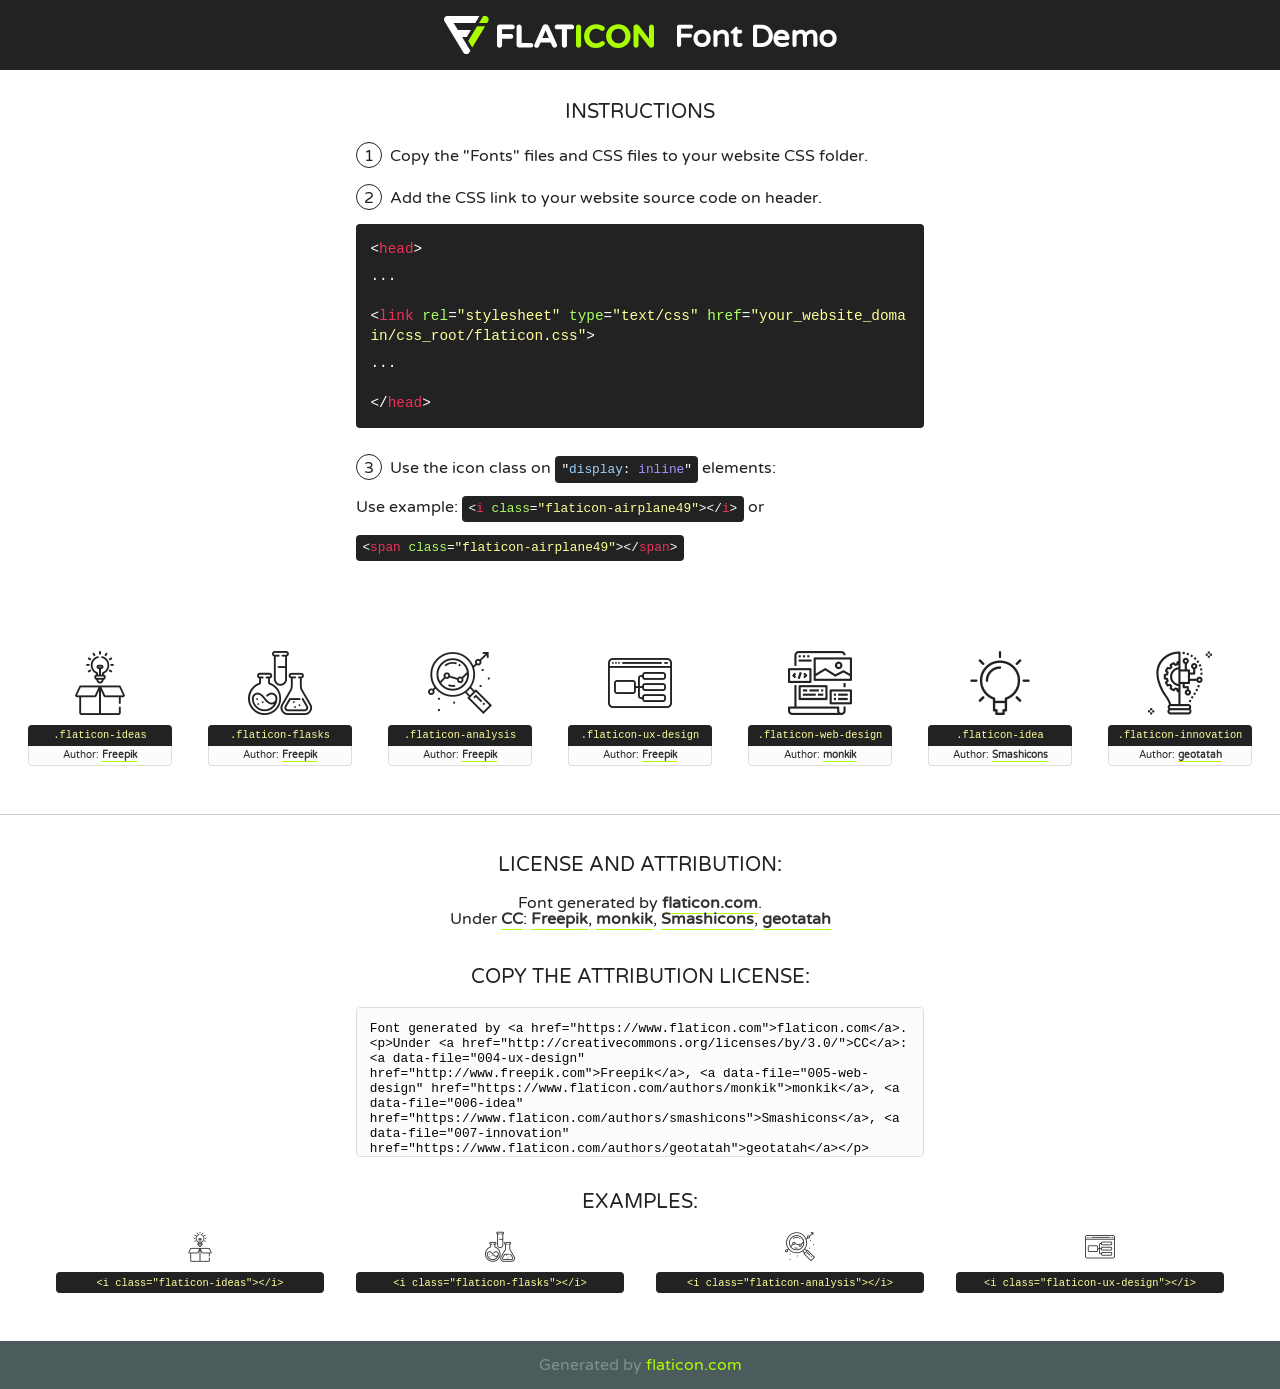
<file: fonts/flaticon/font/flaticon.html>
<!DOCTYPE html>
<!--
  Flaticon icon font: Flaticon
  Creation date: 20/03/2019 02:18
-->
<html>
<!DOCTYPE html>
<html>

<head>
    <title>Flaticon WebFont</title>
    <link href="http://fonts.googleapis.com/css?family=Varela+Round" rel="stylesheet" type="text/css" />
    <link rel="stylesheet" type="text/css" href="flaticon.css">
    <meta charset="UTF-8">
    <style>
    html, body, div, span, applet, object, iframe,
    h1, h2, h3, h4, h5, h6, p, blockquote, pre,
    a, abbr, acronym, address, big, cite, code,
    del, dfn, em, img, ins, kbd, q, s, samp,
    small, strike, strong, sub, sup, tt, var,
    b, u, i, center,
    dl, dt, dd, ol, ul, li,
    fieldset, form, label, legend,
    table, caption, tbody, tfoot, thead, tr, th, td,
    article, aside, canvas, details, embed, 
    figure, figcaption, footer, header, hgroup, 
    menu, nav, output, ruby, section, summary,
    time, mark, audio, video {
        margin: 0;
        padding: 0;
        border: 0;
        font-size: 100%;
        font: inherit;
        vertical-align: baseline;
    }
    /* HTML5 display-role reset for older browsers */
    article, aside, details, figcaption, figure, 
    footer, header, hgroup, menu, nav, section {
        display: block;
    }
    body {
        line-height: 1;
    }
    ol, ul {
        list-style: none;
    }
    blockquote, q {
        quotes: none;
    }
    blockquote:before, blockquote:after,
    q:before, q:after {
        content: '';
        content: none;
    }
    table {
        border-collapse: collapse;
        border-spacing: 0;
    }
    body {
        font-family: 'Varela Round', Helvetica, Arial, sans-serif;
        font-size: 16px;
        color: #222;
    }
    a {
        color: #333;
        border-bottom: 1px solid #a9fd00;
        font-weight: bold;
        text-decoration: none;
    }
    * {
        -moz-box-sizing: border-box;
        -webkit-box-sizing: border-box;
        box-sizing: border-box;
        margin: 0;
        padding: 0;
    }
    [class^="flaticon-"]:before, [class*=" flaticon-"]:before, [class^="flaticon-"]:after, [class*=" flaticon-"]:after {
        font-family: Flaticon;
        font-size: 30px;
        font-style: normal;
        margin-left: 20px;
        color: #333;
    }
    .wrapper {
        max-width: 600px;
        margin: auto;
        padding: 0 1em;
    }
    .title {
        font-size: 1.25em;
        text-align: center;
        margin-bottom: 1em;
        text-transform: uppercase;
    }
    header {
        text-align: center;
        background-color: #222;
        color: #fff;
        padding: 1em;
    }
    header .logo {
        width: 210px;
        height: 38px;
        display: inline-block;
        vertical-align: middle;
        margin-right: 1em;
        border: none;
    }
    header strong {
        font-size: 1.95em;
        font-weight: bold;
        vertical-align: middle;
        margin-top: 5px;
        display: inline-block;
    }
    .demo {
        margin: 2em auto;
        line-height: 1.25em;
    }
    .demo ul li {
        margin-bottom: 1em;
    }
    .demo ul li .num {
        color: #222;
        border-radius: 20px;
        display: inline-block;
        width: 26px;
        padding: 3px;
        height: 26px;
        text-align: center;
        margin-right: 0.5em;
        border: 1px solid #222;
    }
    .demo ul li code {
        background-color: #222;
        border-radius: 4px;
        padding: 0.25em 0.5em;
        display: inline-block;
        color: #fff;
        font-family: Consolas,Monaco,Lucida Console,Liberation Mono,DejaVu Sans Mono,Bitstream Vera Sans Mono,Courier New, monospace;
        font-weight: lighter;
        margin-top: 1em;
        font-size: 0.8em;
        word-break: break-all;
    }
    .demo ul li code.big {
        padding: 1em;
        font-size: 0.9em;
    }
    .demo ul li code .red {
        color: #EF3159;
    }
    .demo ul li code .green {
        color: #ACFF65;
    }
    .demo ul li code .yellow {
        color: #FFFF99;
    }
    .demo ul li code .blue {
        color: #99D3FF;
    }
    .demo ul li code .purple {
        color: #A295FF;
    }
    .demo ul li code .dots {
        margin-top: 0.5em;
        display: block;
    }
    #glyphs {
        border-bottom: 1px solid #ccc;
        padding: 2em 0;
        text-align: center;
    }
    .glyph {
        display: inline-block;
        width: 9em;
        margin: 1em;
        text-align: center;
        vertical-align: top;
        background: #FFF;
    }
    .glyph .glyph-icon {
        padding: 10px;
        display: block;
        font-family:"Flaticon";
        font-size: 64px;
        line-height: 1;
    }
    .glyph .glyph-icon:before {
        font-size: 64px;
        color: #222;
        margin-left: 0;
    }
    .class-name {
        font-size: 0.65em;
        background-color: #222;
        color: #fff;
        border-radius: 4px 4px 0 0;
        padding: 0.5em;
        color: #FFFF99;
        font-family: Consolas,Monaco,Lucida Console,Liberation Mono,DejaVu Sans Mono,Bitstream Vera Sans Mono,Courier New, monospace;
    }
    .author-name {
        font-size: 0.6em;
        background-color: #fcfcfd;
        border: 1px solid #DEDEE4;
        border-top: 0;
        border-radius: 0 0 4px 4px;
        padding: 0.5em;
    }
    .class-name:last-child {
        font-size: 10px;
        color:#888;
    }
    .class-name:last-child a {
        font-size: 10px;
        color:#555;
    }
    .class-name:last-child a:hover {
        color:#a9fd00;
    }
    .glyph > input {
        display: block;
        width: 100px;
        margin: 5px auto;
        text-align: center;
        font-size: 12px;
        cursor: text;
    }
    .glyph > input.icon-input {
        font-family:"Flaticon";
        font-size: 16px;
        margin-bottom: 10px;
    }
    .attribution .title {
        margin-top: 2em;
    }
    .attribution textarea {
        background-color: #fcfcfd;
        padding: 1em;
        border: none;
        box-shadow: none;
        border: 1px solid #DEDEE4;
        border-radius: 4px;
        resize: none;
        width: 100%;
        height: 150px;
        font-size: 0.8em;
        font-family: Consolas,Monaco,Lucida Console,Liberation Mono,DejaVu Sans Mono,Bitstream Vera Sans Mono,Courier New, monospace;
        -webkit-appearance: none;
    }
    .iconsuse {
        margin: 2em auto;
        text-align: center;
        max-width: 1200px;
    }
    .iconsuse:after {
        content: '';
        display: table;
        clear: both;
    }
    .iconsuse .image {
        float: left;
        width: 25%;
        padding: 0 1em;
    }
    .iconsuse .image p {
        margin-bottom: 1em;
    }
    .iconsuse .image span {
        display: block;
        font-size: 0.65em;
        background-color: #222;
        color: #fff;
        border-radius: 4px;
        padding: 0.5em;
        color: #FFFF99;
        margin-top: 1em;
        font-family: Consolas,Monaco,Lucida Console,Liberation Mono,DejaVu Sans Mono,Bitstream Vera Sans Mono,Courier New, monospace;
    }
    #footer {
        text-align: center;
        background-color: #4C5B5C;
        color: #7c9192;
        padding: 1em;
    }
    #footer a {
        border: none;
        color: #a9fd00;
        font-weight: normal;
    }
    @media (max-width: 960px) {
        .iconsuse .image {
            width: 50%;
        }
    }
    @media (max-width: 560px) {
        .iconsuse .image {
            width: 100%;
        }
    }
    </style>
</head>

<body class="characters-off">

    <header>
        <a href="https://www.flaticon.com" target="_blank" class="logo">
            <svg version="1.1" xmlns="http://www.w3.org/2000/svg" xmlns:xlink="http://www.w3.org/1999/xlink" xmlns:a="http://ns.adobe.com/AdobeSVGViewerExtensions/3.0/" viewBox="0 0 560.875 102.036" enable-background="new 0 0 560.875 102.036" xml:space="preserve">
                <defs>
                </defs>
                <g>
                    <g class="letters">
                        <path fill="#ffffff" d="M141.596,29.675c0-3.777,2.985-6.767,6.764-6.767h34.438c3.426,0,6.15,2.728,6.15,6.15
                        c0,3.43-2.724,6.149-6.15,6.149h-27.674v13.091h23.719c3.429,0,6.151,2.724,6.151,6.15c0,3.43-2.723,6.149-6.151,6.149h-23.719
                        v17.574c0,3.773-2.986,6.761-6.764,6.761c-3.779,0-6.764-2.989-6.764-6.761V29.675z"></path>
                        <path fill="#ffffff" d="M193.844,29.149c0-3.781,2.985-6.767,6.764-6.767c3.776,0,6.763,2.985,6.763,6.767v42.957h25.039
                        c3.426,0,6.149,2.726,6.149,6.153c0,3.425-2.723,6.15-6.149,6.15h-31.802c-3.779,0-6.764-2.986-6.764-6.768V29.149z"></path>
                        <path fill="#ffffff" d="M241.891,75.71l21.438-48.407c1.492-3.341,4.215-5.357,7.906-5.357h0.792
                        c3.686,0,6.323,2.017,7.815,5.357l21.439,48.407c0.436,0.967,0.701,1.845,0.701,2.723c0,3.602-2.809,6.501-6.414,6.501
                        c-3.161,0-5.269-1.845-6.499-4.655l-4.132-9.661h-27.059l-4.301,10.102c-1.144,2.631-3.426,4.214-6.237,4.214
                        c-3.517,0-6.24-2.81-6.24-6.325C241.1,77.64,241.451,76.677,241.891,75.71z M279.932,58.666l-8.521-20.297l-8.526,20.297H279.932
                        z"></path>
                        <path fill="#ffffff" d="M314.864,35.387H301.86c-3.429,0-6.239-2.813-6.239-6.238c0-3.429,2.811-6.24,6.239-6.24h39.533
                        c3.426,0,6.237,2.811,6.237,6.24c0,3.425-2.811,6.238-6.237,6.238h-13.001v42.785c0,3.773-2.99,6.761-6.764,6.761
                        c-3.779,0-6.764-2.989-6.764-6.761V35.387z"></path>
                        <path fill="#A9FD00" d="M352.615,29.149c0-3.781,2.985-6.767,6.767-6.767c3.774,0,6.761,2.985,6.761,6.767v49.024
                        c0,3.773-2.987,6.761-6.761,6.761c-3.781,0-6.767-2.989-6.767-6.761V29.149z"></path>
                        <path fill="#A9FD00" d="M374.132,53.836v-0.179c0-17.481,13.178-31.801,32.065-31.801c9.22,0,15.459,2.458,20.557,6.238
                        c1.402,1.054,2.637,2.985,2.637,5.357c0,3.692-2.985,6.59-6.681,6.59c-1.845,0-3.071-0.702-4.044-1.319
                        c-3.776-2.813-7.729-4.393-12.562-4.393c-10.364,0-17.831,8.611-17.831,19.154v0.173c0,10.542,7.291,19.329,17.831,19.329
                        c5.715,0,9.492-1.756,13.359-4.834c1.049-0.874,2.458-1.491,4.039-1.491c3.429,0,6.325,2.813,6.325,6.236
                        c0,2.106-1.056,3.78-2.282,4.834c-5.539,4.834-12.036,7.733-21.878,7.733C387.572,85.464,374.132,71.493,374.132,53.836z"></path>
                        <path fill="#A9FD00" d="M433.009,53.836v-0.179c0-17.481,13.79-31.801,32.766-31.801c18.981,0,32.592,14.143,32.592,31.628v0.173
                        c0,17.483-13.785,31.807-32.769,31.807C446.625,85.464,433.009,71.32,433.009,53.836z M484.224,53.836v-0.179
                        c0-10.539-7.725-19.326-18.626-19.326c-10.893,0-18.449,8.611-18.449,19.154v0.173c0,10.542,7.73,19.329,18.626,19.329
                        C476.676,72.986,484.224,64.378,484.224,53.836z"></path>
                        <path fill="#A9FD00" d="M506.233,29.321c0-3.774,2.99-6.763,6.767-6.763h1.401c3.252,0,5.183,1.583,7.029,3.953l26.093,34.265
                        V29.059c0-3.692,2.99-6.677,6.681-6.677c3.683,0,6.671,2.985,6.671,6.677v48.934c0,3.78-2.987,6.765-6.764,6.765h-0.436
                        c-3.257,0-5.188-1.581-7.034-3.953l-27.056-35.492v32.944c0,3.687-2.985,6.676-6.678,6.676c-3.683,0-6.673-2.989-6.673-6.676
                        V29.321z"></path>
                    </g>
                    <g class="insignia">
                        <path fill="#ffffff" d="M48.372,56.137h12.517l11.156-18.537H37.186L25.688,18.539h57.825L94.668,0H9.271
                        C5.925,0,2.842,1.801,1.198,4.716c-1.644,2.907-1.593,6.482,0.134,9.343l50.38,83.501c1.678,2.781,4.689,4.476,7.938,4.476
                        c3.246,0,6.257-1.695,7.935-4.476l2.898-4.804L48.372,56.137z"></path>
                        <g class="i">
                            <path fill="#A9FD00" d="M93.575,18.539h0.031v0.004l21.652,0.004l2.705-4.488c1.727-2.861,1.778-6.436,0.133-9.343
                            C116.454,1.801,113.371,0,110.026,0h-5.294L93.575,18.539z"></path>
                            <polygon fill="#A9FD00" points="88.291,27.356 64.725,66.486 75.519,84.404 109.942,27.356"></polygon>
                        </g>
                    </g>
                </g>
            </svg>
        </a>
        <strong>Font Demo</strong>
    </header>


    <section class="demo wrapper">

        <p class="title">Instructions</p>

        <ul>
            <li>
                <span class="num">1</span>Copy the "Fonts" files and CSS files to your website CSS folder.
            </li>
            <li>
                <span class="num">2</span>Add the CSS link to your website source code on header.
                <code class="big">
                    &lt;<span class="red">head</span>&gt;
                    <br/><span class="dots">...</span>
                    <br/>&lt;<span class="red">link</span> <span class="green">rel</span>=<span class="yellow">"stylesheet"</span> <span class="green">type</span>=<span class="yellow">"text/css"</span> <span class="green">href</span>=<span class="yellow">"your_website_domain/css_root/flaticon.css"</span>&gt;
                    <br/><span class="dots">...</span>
                    <br/>&lt;/<span class="red">head</span>&gt;
                </code>
            </li>

            <li>
                <p>
                    <span class="num">3</span>Use the icon class on <code>"<span class="blue">display</span>:<span class="purple"> inline</span>"</code> elements:
                    <br />
                    Use example: <code>&lt;<span class="red">i</span> <span class="green">class</span>=<span class="yellow">&quot;flaticon-airplane49&quot;</span>&gt;&lt;/<span class="red">i</span>&gt;</code> or <code>&lt;<span class="red">span</span> <span class="green">class</span>=<span class="yellow">&quot;flaticon-airplane49&quot;</span>&gt;&lt;/<span class="red">span</span>&gt;</code>
            </li>
        </ul>

    </section>




   <section id="glyphs">          
    
      
        <div class="glyph"><div class="glyph-icon flaticon-ideas"></div>
            <div class="class-name">.flaticon-ideas</div>
            <div class="author-name">Author: <a data-file="001-ideas" href="http://www.freepik.com">Freepik</a> </div> 
        </div>        
        
        <div class="glyph"><div class="glyph-icon flaticon-flasks"></div>
            <div class="class-name">.flaticon-flasks</div>
            <div class="author-name">Author: <a data-file="002-flasks" href="http://www.freepik.com">Freepik</a> </div> 
        </div>        
        
        <div class="glyph"><div class="glyph-icon flaticon-analysis"></div>
            <div class="class-name">.flaticon-analysis</div>
            <div class="author-name">Author: <a data-file="003-analysis" href="http://www.freepik.com">Freepik</a> </div> 
        </div>        
        
        <div class="glyph"><div class="glyph-icon flaticon-ux-design"></div>
            <div class="class-name">.flaticon-ux-design</div>
            <div class="author-name">Author: <a data-file="004-ux-design" href="http://www.freepik.com">Freepik</a> </div> 
        </div>        
        
        <div class="glyph"><div class="glyph-icon flaticon-web-design"></div>
            <div class="class-name">.flaticon-web-design</div>
            <div class="author-name">Author: <a data-file="005-web-design" href="https://www.flaticon.com/authors/monkik">monkik</a> </div> 
        </div>        
        
        <div class="glyph"><div class="glyph-icon flaticon-idea"></div>
            <div class="class-name">.flaticon-idea</div>
            <div class="author-name">Author: <a data-file="006-idea" href="https://www.flaticon.com/authors/smashicons">Smashicons</a> </div> 
        </div>        
        
        <div class="glyph"><div class="glyph-icon flaticon-innovation"></div>
            <div class="class-name">.flaticon-innovation</div>
            <div class="author-name">Author: <a data-file="007-innovation" href="https://www.flaticon.com/authors/geotatah">geotatah</a> </div> 
        </div>        
        

    </section>



    <section class="attribution wrapper"   style="text-align:center;">

      <div class="title">License and attribution:</div><div class="attrDiv">Font generated by <a href="https://www.flaticon.com">flaticon.com</a>. <div><p>Under <a href="http://creativecommons.org/licenses/by/3.0/">CC</a>: <a data-file="004-ux-design" href="http://www.freepik.com">Freepik</a>, <a data-file="005-web-design" href="https://www.flaticon.com/authors/monkik">monkik</a>, <a data-file="006-idea" href="https://www.flaticon.com/authors/smashicons">Smashicons</a>, <a data-file="007-innovation" href="https://www.flaticon.com/authors/geotatah">geotatah</a></p>  </div>
      </div>
      <div class="title">Copy the Attribution License:</div>

    <textarea onclick="this.focus();this.select();">Font generated by &lt;a href=&quot;https://www.flaticon.com&quot;&gt;flaticon.com&lt;/a&gt;. <p>Under <a href="http://creativecommons.org/licenses/by/3.0/">CC</a>: <a data-file="004-ux-design" href="http://www.freepik.com">Freepik</a>, <a data-file="005-web-design" href="https://www.flaticon.com/authors/monkik">monkik</a>, <a data-file="006-idea" href="https://www.flaticon.com/authors/smashicons">Smashicons</a>, <a data-file="007-innovation" href="https://www.flaticon.com/authors/geotatah">geotatah</a></p>  
     </textarea>

    </section>

    <section class="iconsuse">

          <div class="title">Examples:</div>            
             
            <div class="image">
                <p>
                    <i class="glyph-icon flaticon-ideas"></i> 
                    <span>&lt;i class=&quot;flaticon-ideas&quot;&gt;&lt;/i&gt;</span>
                </p>
            </div>
            
            <div class="image">
                <p>
                    <i class="glyph-icon flaticon-flasks"></i> 
                    <span>&lt;i class=&quot;flaticon-flasks&quot;&gt;&lt;/i&gt;</span>
                </p>
            </div>
            
            <div class="image">
                <p>
                    <i class="glyph-icon flaticon-analysis"></i> 
                    <span>&lt;i class=&quot;flaticon-analysis&quot;&gt;&lt;/i&gt;</span>
                </p>
            </div>
            
            <div class="image">
                <p>
                    <i class="glyph-icon flaticon-ux-design"></i> 
                    <span>&lt;i class=&quot;flaticon-ux-design&quot;&gt;&lt;/i&gt;</span>
                </p>
            </div>
                       
        </div>
                            
    </section>

<div id="footer">
    <div>Generated by <a href="https://www.flaticon.com">flaticon.com</a>
    </div>
</div>



</body>
</html>
</file>
<file: Portfolio/css/flaticon.css>
/*
  	Flaticon icon font: Flaticon
  	Creation date: 04/01/2019 13:45
  	*/


@font-face {
  font-family: "Flaticon";
  src: url("../fonts/flaticon/font/Flaticon.eot");
  src: url("../fonts/flaticon/font/Flaticon.eot?#iefix") format("embedded-opentype"),
       url("../fonts/flaticon/font/Flaticon.woff") format("woff"),
       url("../fonts/flaticon/font/Flaticon.ttf") format("truetype"),
       url("../fonts/flaticon/font/Flaticon.svg#Flaticon") format("svg");
  font-weight: normal;
  font-style: normal;
}

@media screen and (-webkit-min-device-pixel-ratio:0) {
  @font-face {
    font-family: "Flaticon";
    src: url("../fonts/flaticon/font/Flaticon.svg#Flaticon") format("svg");
  }
}

[class^="flaticon-"]:before, [class*=" flaticon-"]:before,
[class^="flaticon-"]:after, [class*=" flaticon-"]:after {   
  font-family: Flaticon;
  font-style: normal;
  font-weight: normal;
  font-variant: normal;
  text-transform: none;
  line-height: 1;

  /* Better Font Rendering =========== */
  -webkit-font-smoothing: antialiased;
  -moz-osx-font-smoothing: grayscale;
}

.flaticon-ideas:before { content: "\f100"; }
.flaticon-flasks:before { content: "\f101"; }
.flaticon-analysis:before { content: "\f102"; }
.flaticon-ux-design:before { content: "\f103"; }
.flaticon-web-design:before { content: "\f104"; }
.flaticon-idea:before { content: "\f105"; }
.flaticon-innovation:before { content: "\f106"; }
</file>
<file: Portfolio/css/icomoon.css>
@font-face {
  font-family: 'icomoon';
  src:  url('../fonts/icomoon/icomoon.eot?6tt51o');
  src:  url('../fonts/icomoon/icomoon.eot?6tt51o#iefix') format('embedded-opentype'),
    url('../fonts/icomoon/icomoon.ttf?6tt51o') format('truetype'),
    url('../fonts/icomoon/icomoon.woff?6tt51o') format('woff'),
    url('../fonts/icomoon/icomoon.svg?6tt51o#icomoon') format('svg');
  font-weight: normal;
  font-style: normal;
}

[class^="icon-"], [class*=" icon-"] {
  /* use !important to prevent issues with browser extensions that change fonts */
  font-family: 'icomoon' !important;
  speak: none;
  font-style: normal;
  font-weight: normal;
  font-variant: normal;
  text-transform: none;
  line-height: 1;

  /* Better Font Rendering =========== */
  -webkit-font-smoothing: antialiased;
  -moz-osx-font-smoothing: grayscale;
}

.icon-asterisk:before {
  content: "\f069";
}
.icon-plus:before {
  content: "\f067";
}
.icon-question:before {
  content: "\f128";
}
.icon-minus:before {
  content: "\f068";
}
.icon-glass:before {
  content: "\f000";
}
.icon-music:before {
  content: "\f001";
}
.icon-search:before {
  content: "\f002";
}
.icon-envelope-o:before {
  content: "\f003";
}
.icon-heart:before {
  content: "\f004";
}
.icon-star:before {
  content: "\f005";
}
.icon-star-o:before {
  content: "\f006";
}
.icon-user:before {
  content: "\f007";
}
.icon-film:before {
  content: "\f008";
}
.icon-th-large:before {
  content: "\f009";
}
.icon-th:before {
  content: "\f00a";
}
.icon-th-list:before {
  content: "\f00b";
}
.icon-check:before {
  content: "\f00c";
}
.icon-close:before {
  content: "\f00d";
}
.icon-remove:before {
  content: "\f00d";
}
.icon-times:before {
  content: "\f00d";
}
.icon-search-plus:before {
  content: "\f00e";
}
.icon-search-minus:before {
  content: "\f010";
}
.icon-power-off:before {
  content: "\f011";
}
.icon-signal:before {
  content: "\f012";
}
.icon-cog:before {
  content: "\f013";
}
.icon-gear:before {
  content: "\f013";
}
.icon-trash-o:before {
  content: "\f014";
}
.icon-home:before {
  content: "\f015";
}
.icon-file-o:before {
  content: "\f016";
}
.icon-clock-o:before {
  content: "\f017";
}
.icon-road:before {
  content: "\f018";
}
.icon-download:before {
  content: "\f019";
}
.icon-arrow-circle-o-down:before {
  content: "\f01a";
}
.icon-arrow-circle-o-up:before {
  content: "\f01b";
}
.icon-inbox:before {
  content: "\f01c";
}
.icon-play-circle-o:before {
  content: "\f01d";
}
.icon-repeat:before {
  content: "\f01e";
}
.icon-rotate-right:before {
  content: "\f01e";
}
.icon-refresh:before {
  content: "\f021";
}
.icon-list-alt:before {
  content: "\f022";
}
.icon-lock:before {
  content: "\f023";
}
.icon-flag:before {
  content: "\f024";
}
.icon-headphones:before {
  content: "\f025";
}
.icon-volume-off:before {
  content: "\f026";
}
.icon-volume-down:before {
  content: "\f027";
}
.icon-volume-up:before {
  content: "\f028";
}
.icon-qrcode:before {
  content: "\f029";
}
.icon-barcode:before {
  content: "\f02a";
}
.icon-tag:before {
  content: "\f02b";
}
.icon-tags:before {
  content: "\f02c";
}
.icon-book:before {
  content: "\f02d";
}
.icon-bookmark:before {
  content: "\f02e";
}
.icon-print:before {
  content: "\f02f";
}
.icon-camera:before {
  content: "\f030";
}
.icon-font:before {
  content: "\f031";
}
.icon-bold:before {
  content: "\f032";
}
.icon-italic:before {
  content: "\f033";
}
.icon-text-height:before {
  content: "\f034";
}
.icon-text-width:before {
  content: "\f035";
}
.icon-align-left:before {
  content: "\f036";
}
.icon-align-center:before {
  content: "\f037";
}
.icon-align-right:before {
  content: "\f038";
}
.icon-align-justify:before {
  content: "\f039";
}
.icon-list:before {
  content: "\f03a";
}
.icon-dedent:before {
  content: "\f03b";
}
.icon-outdent:before {
  content: "\f03b";
}
.icon-indent:before {
  content: "\f03c";
}
.icon-video-camera:before {
  content: "\f03d";
}
.icon-image:before {
  content: "\f03e";
}
.icon-photo:before {
  content: "\f03e";
}
.icon-picture-o:before {
  content: "\f03e";
}
.icon-pencil:before {
  content: "\f040";
}
.icon-map-marker:before {
  content: "\f041";
}
.icon-adjust:before {
  content: "\f042";
}
.icon-tint:before {
  content: "\f043";
}
.icon-edit:before {
  content: "\f044";
}
.icon-pencil-square-o:before {
  content: "\f044";
}
.icon-share-square-o:before {
  content: "\f045";
}
.icon-check-square-o:before {
  content: "\f046";
}
.icon-arrows:before {
  content: "\f047";
}
.icon-step-backward:before {
  content: "\f048";
}
.icon-fast-backward:before {
  content: "\f049";
}
.icon-backward:before {
  content: "\f04a";
}
.icon-play:before {
  content: "\f04b";
}
.icon-pause:before {
  content: "\f04c";
}
.icon-stop:before {
  content: "\f04d";
}
.icon-forward:before {
  content: "\f04e";
}
.icon-fast-forward:before {
  content: "\f050";
}
.icon-step-forward:before {
  content: "\f051";
}
.icon-eject:before {
  content: "\f052";
}
.icon-chevron-left:before {
  content: "\f053";
}
.icon-chevron-right:before {
  content: "\f054";
}
.icon-plus-circle:before {
  content: "\f055";
}
.icon-minus-circle:before {
  content: "\f056";
}
.icon-times-circle:before {
  content: "\f057";
}
.icon-check-circle:before {
  content: "\f058";
}
.icon-question-circle:before {
  content: "\f059";
}
.icon-info-circle:before {
  content: "\f05a";
}
.icon-crosshairs:before {
  content: "\f05b";
}
.icon-times-circle-o:before {
  content: "\f05c";
}
.icon-check-circle-o:before {
  content: "\f05d";
}
.icon-ban:before {
  content: "\f05e";
}
.icon-arrow-left:before {
  content: "\f060";
}
.icon-arrow-right:before {
  content: "\f061";
}
.icon-arrow-up:before {
  content: "\f062";
}
.icon-arrow-down:before {
  content: "\f063";
}
.icon-mail-forward:before {
  content: "\f064";
}
.icon-share:before {
  content: "\f064";
}
.icon-expand:before {
  content: "\f065";
}
.icon-compress:before {
  content: "\f066";
}
.icon-exclamation-circle:before {
  content: "\f06a";
}
.icon-gift:before {
  content: "\f06b";
}
.icon-leaf:before {
  content: "\f06c";
}
.icon-fire:before {
  content: "\f06d";
}
.icon-eye:before {
  content: "\f06e";
}
.icon-eye-slash:before {
  content: "\f070";
}
.icon-exclamation-triangle:before {
  content: "\f071";
}
.icon-warning:before {
  content: "\f071";
}
.icon-plane:before {
  content: "\f072";
}
.icon-calendar:before {
  content: "\f073";
}
.icon-random:before {
  content: "\f074";
}
.icon-comment:before {
  content: "\f075";
}
.icon-magnet:before {
  content: "\f076";
}
.icon-chevron-up:before {
  content: "\f077";
}
.icon-chevron-down:before {
  content: "\f078";
}
.icon-retweet:before {
  content: "\f079";
}
.icon-shopping-cart:before {
  content: "\f07a";
}
.icon-folder:before {
  content: "\f07b";
}
.icon-folder-open:before {
  content: "\f07c";
}
.icon-arrows-v:before {
  content: "\f07d";
}
.icon-arrows-h:before {
  content: "\f07e";
}
.icon-bar-chart:before {
  content: "\f080";
}
.icon-bar-chart-o:before {
  content: "\f080";
}
.icon-twitter-square:before {
  content: "\f081";
}
.icon-facebook-square:before {
  content: "\f082";
}
.icon-camera-retro:before {
  content: "\f083";
}
.icon-key:before {
  content: "\f084";
}
.icon-cogs:before {
  content: "\f085";
}
.icon-gears:before {
  content: "\f085";
}
.icon-comments:before {
  content: "\f086";
}
.icon-thumbs-o-up:before {
  content: "\f087";
}
.icon-thumbs-o-down:before {
  content: "\f088";
}
.icon-star-half:before {
  content: "\f089";
}
.icon-heart-o:before {
  content: "\f08a";
}
.icon-sign-out:before {
  content: "\f08b";
}
.icon-linkedin-square:before {
  content: "\f08c";
}
.icon-thumb-tack:before {
  content: "\f08d";
}
.icon-external-link:before {
  content: "\f08e";
}
.icon-sign-in:before {
  content: "\f090";
}
.icon-trophy:before {
  content: "\f091";
}
.icon-github-square:before {
  content: "\f092";
}
.icon-upload:before {
  content: "\f093";
}
.icon-lemon-o:before {
  content: "\f094";
}
.icon-phone:before {
  content: "\f095";
}
.icon-square-o:before {
  content: "\f096";
}
.icon-bookmark-o:before {
  content: "\f097";
}
.icon-phone-square:before {
  content: "\f098";
}
.icon-twitter:before {
  content: "\f099";
}
.icon-facebook:before {
  content: "\f09a";
}
.icon-facebook-f:before {
  content: "\f09a";
}
.icon-github:before {
  content: "\f09b";
}
.icon-unlock:before {
  content: "\f09c";
}
.icon-credit-card:before {
  content: "\f09d";
}
.icon-feed:before {
  content: "\f09e";
}
.icon-rss:before {
  content: "\f09e";
}
.icon-hdd-o:before {
  content: "\f0a0";
}
.icon-bullhorn:before {
  content: "\f0a1";
}
.icon-bell-o:before {
  content: "\f0a2";
}
.icon-certificate:before {
  content: "\f0a3";
}
.icon-hand-o-right:before {
  content: "\f0a4";
}
.icon-hand-o-left:before {
  content: "\f0a5";
}
.icon-hand-o-up:before {
  content: "\f0a6";
}
.icon-hand-o-down:before {
  content: "\f0a7";
}
.icon-arrow-circle-left:before {
  content: "\f0a8";
}
.icon-arrow-circle-right:before {
  content: "\f0a9";
}
.icon-arrow-circle-up:before {
  content: "\f0aa";
}
.icon-arrow-circle-down:before {
  content: "\f0ab";
}
.icon-globe:before {
  content: "\f0ac";
}
.icon-wrench:before {
  content: "\f0ad";
}
.icon-tasks:before {
  content: "\f0ae";
}
.icon-filter:before {
  content: "\f0b0";
}
.icon-briefcase:before {
  content: "\f0b1";
}
.icon-arrows-alt:before {
  content: "\f0b2";
}
.icon-group:before {
  content: "\f0c0";
}
.icon-users:before {
  content: "\f0c0";
}
.icon-chain:before {
  content: "\f0c1";
}
.icon-link:before {
  content: "\f0c1";
}
.icon-cloud:before {
  content: "\f0c2";
}
.icon-flask:before {
  content: "\f0c3";
}
.icon-cut:before {
  content: "\f0c4";
}
.icon-scissors:before {
  content: "\f0c4";
}
.icon-copy:before {
  content: "\f0c5";
}
.icon-files-o:before {
  content: "\f0c5";
}
.icon-paperclip:before {
  content: "\f0c6";
}
.icon-floppy-o:before {
  content: "\f0c7";
}
.icon-save:before {
  content: "\f0c7";
}
.icon-square:before {
  content: "\f0c8";
}
.icon-bars:before {
  content: "\f0c9";
}
.icon-navicon:before {
  content: "\f0c9";
}
.icon-reorder:before {
  content: "\f0c9";
}
.icon-list-ul:before {
  content: "\f0ca";
}
.icon-list-ol:before {
  content: "\f0cb";
}
.icon-strikethrough:before {
  content: "\f0cc";
}
.icon-underline:before {
  content: "\f0cd";
}
.icon-table:before {
  content: "\f0ce";
}
.icon-magic:before {
  content: "\f0d0";
}
.icon-truck:before {
  content: "\f0d1";
}
.icon-pinterest:before {
  content: "\f0d2";
}
.icon-pinterest-square:before {
  content: "\f0d3";
}
.icon-google-plus-square:before {
  content: "\f0d4";
}
.icon-google-plus:before {
  content: "\f0d5";
}
.icon-money:before {
  content: "\f0d6";
}
.icon-caret-down:before {
  content: "\f0d7";
}
.icon-caret-up:before {
  content: "\f0d8";
}
.icon-caret-left:before {
  content: "\f0d9";
}
.icon-caret-right:before {
  content: "\f0da";
}
.icon-columns:before {
  content: "\f0db";
}
.icon-sort:before {
  content: "\f0dc";
}
.icon-unsorted:before {
  content: "\f0dc";
}
.icon-sort-desc:before {
  content: "\f0dd";
}
.icon-sort-down:before {
  content: "\f0dd";
}
.icon-sort-asc:before {
  content: "\f0de";
}
.icon-sort-up:before {
  content: "\f0de";
}
.icon-envelope:before {
  content: "\f0e0";
}
.icon-linkedin:before {
  content: "\f0e1";
}
.icon-rotate-left:before {
  content: "\f0e2";
}
.icon-undo:before {
  content: "\f0e2";
}
.icon-gavel:before {
  content: "\f0e3";
}
.icon-legal:before {
  content: "\f0e3";
}
.icon-dashboard:before {
  content: "\f0e4";
}
.icon-tachometer:before {
  content: "\f0e4";
}
.icon-comment-o:before {
  content: "\f0e5";
}
.icon-comments-o:before {
  content: "\f0e6";
}
.icon-bolt:before {
  content: "\f0e7";
}
.icon-flash:before {
  content: "\f0e7";
}
.icon-sitemap:before {
  content: "\f0e8";
}
.icon-umbrella:before {
  content: "\f0e9";
}
.icon-clipboard:before {
  content: "\f0ea";
}
.icon-paste:before {
  content: "\f0ea";
}
.icon-lightbulb-o:before {
  content: "\f0eb";
}
.icon-exchange:before {
  content: "\f0ec";
}
.icon-cloud-download:before {
  content: "\f0ed";
}
.icon-cloud-upload:before {
  content: "\f0ee";
}
.icon-user-md:before {
  content: "\f0f0";
}
.icon-stethoscope:before {
  content: "\f0f1";
}
.icon-suitcase:before {
  content: "\f0f2";
}
.icon-bell:before {
  content: "\f0f3";
}
.icon-coffee:before {
  content: "\f0f4";
}
.icon-cutlery:before {
  content: "\f0f5";
}
.icon-file-text-o:before {
  content: "\f0f6";
}
.icon-building-o:before {
  content: "\f0f7";
}
.icon-hospital-o:before {
  content: "\f0f8";
}
.icon-ambulance:before {
  content: "\f0f9";
}
.icon-medkit:before {
  content: "\f0fa";
}
.icon-fighter-jet:before {
  content: "\f0fb";
}
.icon-beer:before {
  content: "\f0fc";
}
.icon-h-square:before {
  content: "\f0fd";
}
.icon-plus-square:before {
  content: "\f0fe";
}
.icon-angle-double-left:before {
  content: "\f100";
}
.icon-angle-double-right:before {
  content: "\f101";
}
.icon-angle-double-up:before {
  content: "\f102";
}
.icon-angle-double-down:before {
  content: "\f103";
}
.icon-angle-left:before {
  content: "\f104";
}
.icon-angle-right:before {
  content: "\f105";
}
.icon-angle-up:before {
  content: "\f106";
}
.icon-angle-down:before {
  content: "\f107";
}
.icon-desktop:before {
  content: "\f108";
}
.icon-laptop:before {
  content: "\f109";
}
.icon-tablet:before {
  content: "\f10a";
}
.icon-mobile:before {
  content: "\f10b";
}
.icon-mobile-phone:before {
  content: "\f10b";
}
.icon-circle-o:before {
  content: "\f10c";
}
.icon-quote-left:before {
  content: "\f10d";
}
.icon-quote-right:before {
  content: "\f10e";
}
.icon-spinner:before {
  content: "\f110";
}
.icon-circle:before {
  content: "\f111";
}
.icon-mail-reply:before {
  content: "\f112";
}
.icon-reply:before {
  content: "\f112";
}
.icon-github-alt:before {
  content: "\f113";
}
.icon-folder-o:before {
  content: "\f114";
}
.icon-folder-open-o:before {
  content: "\f115";
}
.icon-smile-o:before {
  content: "\f118";
}
.icon-frown-o:before {
  content: "\f119";
}
.icon-meh-o:before {
  content: "\f11a";
}
.icon-gamepad:before {
  content: "\f11b";
}
.icon-keyboard-o:before {
  content: "\f11c";
}
.icon-flag-o:before {
  content: "\f11d";
}
.icon-flag-checkered:before {
  content: "\f11e";
}
.icon-terminal:before {
  content: "\f120";
}
.icon-code:before {
  content: "\f121";
}
.icon-mail-reply-all:before {
  content: "\f122";
}
.icon-reply-all:before {
  content: "\f122";
}
.icon-star-half-empty:before {
  content: "\f123";
}
.icon-star-half-full:before {
  content: "\f123";
}
.icon-star-half-o:before {
  content: "\f123";
}
.icon-location-arrow:before {
  content: "\f124";
}
.icon-crop:before {
  content: "\f125";
}
.icon-code-fork:before {
  content: "\f126";
}
.icon-chain-broken:before {
  content: "\f127";
}
.icon-unlink:before {
  content: "\f127";
}
.icon-info:before {
  content: "\f129";
}
.icon-exclamation:before {
  content: "\f12a";
}
.icon-superscript:before {
  content: "\f12b";
}
.icon-subscript:before {
  content: "\f12c";
}
.icon-eraser:before {
  content: "\f12d";
}
.icon-puzzle-piece:before {
  content: "\f12e";
}
.icon-microphone:before {
  content: "\f130";
}
.icon-microphone-slash:before {
  content: "\f131";
}
.icon-shield:before {
  content: "\f132";
}
.icon-calendar-o:before {
  content: "\f133";
}
.icon-fire-extinguisher:before {
  content: "\f134";
}
.icon-rocket:before {
  content: "\f135";
}
.icon-maxcdn:before {
  content: "\f136";
}
.icon-chevron-circle-left:before {
  content: "\f137";
}
.icon-chevron-circle-right:before {
  content: "\f138";
}
.icon-chevron-circle-up:before {
  content: "\f139";
}
.icon-chevron-circle-down:before {
  content: "\f13a";
}
.icon-html5:before {
  content: "\f13b";
}
.icon-css3:before {
  content: "\f13c";
}
.icon-anchor:before {
  content: "\f13d";
}
.icon-unlock-alt:before {
  content: "\f13e";
}
.icon-bullseye:before {
  content: "\f140";
}
.icon-ellipsis-h:before {
  content: "\f141";
}
.icon-ellipsis-v:before {
  content: "\f142";
}
.icon-rss-square:before {
  content: "\f143";
}
.icon-play-circle:before {
  content: "\f144";
}
.icon-ticket:before {
  content: "\f145";
}
.icon-minus-square:before {
  content: "\f146";
}
.icon-minus-square-o:before {
  content: "\f147";
}
.icon-level-up:before {
  content: "\f148";
}
.icon-level-down:before {
  content: "\f149";
}
.icon-check-square:before {
  content: "\f14a";
}
.icon-pencil-square:before {
  content: "\f14b";
}
.icon-external-link-square:before {
  content: "\f14c";
}
.icon-share-square:before {
  content: "\f14d";
}
.icon-compass:before {
  content: "\f14e";
}
.icon-caret-square-o-down:before {
  content: "\f150";
}
.icon-toggle-down:before {
  content: "\f150";
}
.icon-caret-square-o-up:before {
  content: "\f151";
}
.icon-toggle-up:before {
  content: "\f151";
}
.icon-caret-square-o-right:before {
  content: "\f152";
}
.icon-toggle-right:before {
  content: "\f152";
}
.icon-eur:before {
  content: "\f153";
}
.icon-euro:before {
  content: "\f153";
}
.icon-gbp:before {
  content: "\f154";
}
.icon-dollar:before {
  content: "\f155";
}
.icon-usd:before {
  content: "\f155";
}
.icon-inr:before {
  content: "\f156";
}
.icon-rupee:before {
  content: "\f156";
}
.icon-cny:before {
  content: "\f157";
}
.icon-jpy:before {
  content: "\f157";
}
.icon-rmb:before {
  content: "\f157";
}
.icon-yen:before {
  content: "\f157";
}
.icon-rouble:before {
  content: "\f158";
}
.icon-rub:before {
  content: "\f158";
}
.icon-ruble:before {
  content: "\f158";
}
.icon-krw:before {
  content: "\f159";
}
.icon-won:before {
  content: "\f159";
}
.icon-bitcoin:before {
  content: "\f15a";
}
.icon-btc:before {
  content: "\f15a";
}
.icon-file:before {
  content: "\f15b";
}
.icon-file-text:before {
  content: "\f15c";
}
.icon-sort-alpha-asc:before {
  content: "\f15d";
}
.icon-sort-alpha-desc:before {
  content: "\f15e";
}
.icon-sort-amount-asc:before {
  content: "\f160";
}
.icon-sort-amount-desc:before {
  content: "\f161";
}
.icon-sort-numeric-asc:before {
  content: "\f162";
}
.icon-sort-numeric-desc:before {
  content: "\f163";
}
.icon-thumbs-up:before {
  content: "\f164";
}
.icon-thumbs-down:before {
  content: "\f165";
}
.icon-youtube-square:before {
  content: "\f166";
}
.icon-youtube:before {
  content: "\f167";
}
.icon-xing:before {
  content: "\f168";
}
.icon-xing-square:before {
  content: "\f169";
}
.icon-youtube-play:before {
  content: "\f16a";
}
.icon-dropbox:before {
  content: "\f16b";
}
.icon-stack-overflow:before {
  content: "\f16c";
}
.icon-instagram:before {
  content: "\f16d";
}
.icon-flickr:before {
  content: "\f16e";
}
.icon-adn:before {
  content: "\f170";
}
.icon-bitbucket:before {
  content: "\f171";
}
.icon-bitbucket-square:before {
  content: "\f172";
}
.icon-tumblr:before {
  content: "\f173";
}
.icon-tumblr-square:before {
  content: "\f174";
}
.icon-long-arrow-down:before {
  content: "\f175";
}
.icon-long-arrow-up:before {
  content: "\f176";
}
.icon-long-arrow-left:before {
  content: "\f177";
}
.icon-long-arrow-right:before {
  content: "\f178";
}
.icon-apple:before {
  content: "\f179";
}
.icon-windows:before {
  content: "\f17a";
}
.icon-android:before {
  content: "\f17b";
}
.icon-linux:before {
  content: "\f17c";
}
.icon-dribbble:before {
  content: "\f17d";
}
.icon-skype:before {
  content: "\f17e";
}
.icon-foursquare:before {
  content: "\f180";
}
.icon-trello:before {
  content: "\f181";
}
.icon-female:before {
  content: "\f182";
}
.icon-male:before {
  content: "\f183";
}
.icon-gittip:before {
  content: "\f184";
}
.icon-gratipay:before {
  content: "\f184";
}
.icon-sun-o:before {
  content: "\f185";
}
.icon-moon-o:before {
  content: "\f186";
}
.icon-archive:before {
  content: "\f187";
}
.icon-bug:before {
  content: "\f188";
}
.icon-vk:before {
  content: "\f189";
}
.icon-weibo:before {
  content: "\f18a";
}
.icon-renren:before {
  content: "\f18b";
}
.icon-pagelines:before {
  content: "\f18c";
}
.icon-stack-exchange:before {
  content: "\f18d";
}
.icon-arrow-circle-o-right:before {
  content: "\f18e";
}
.icon-arrow-circle-o-left:before {
  content: "\f190";
}
.icon-caret-square-o-left:before {
  content: "\f191";
}
.icon-toggle-left:before {
  content: "\f191";
}
.icon-dot-circle-o:before {
  content: "\f192";
}
.icon-wheelchair:before {
  content: "\f193";
}
.icon-vimeo-square:before {
  content: "\f194";
}
.icon-try:before {
  content: "\f195";
}
.icon-turkish-lira:before {
  content: "\f195";
}
.icon-plus-square-o:before {
  content: "\f196";
}
.icon-space-shuttle:before {
  content: "\f197";
}
.icon-slack:before {
  content: "\f198";
}
.icon-envelope-square:before {
  content: "\f199";
}
.icon-wordpress:before {
  content: "\f19a";
}
.icon-openid:before {
  content: "\f19b";
}
.icon-bank:before {
  content: "\f19c";
}
.icon-institution:before {
  content: "\f19c";
}
.icon-university:before {
  content: "\f19c";
}
.icon-graduation-cap:before {
  content: "\f19d";
}
.icon-mortar-board:before {
  content: "\f19d";
}
.icon-yahoo:before {
  content: "\f19e";
}
.icon-google:before {
  content: "\f1a0";
}
.icon-reddit:before {
  content: "\f1a1";
}
.icon-reddit-square:before {
  content: "\f1a2";
}
.icon-stumbleupon-circle:before {
  content: "\f1a3";
}
.icon-stumbleupon:before {
  content: "\f1a4";
}
.icon-delicious:before {
  content: "\f1a5";
}
.icon-digg:before {
  content: "\f1a6";
}
.icon-pied-piper-pp:before {
  content: "\f1a7";
}
.icon-pied-piper-alt:before {
  content: "\f1a8";
}
.icon-drupal:before {
  content: "\f1a9";
}
.icon-joomla:before {
  content: "\f1aa";
}
.icon-language:before {
  content: "\f1ab";
}
.icon-fax:before {
  content: "\f1ac";
}
.icon-building:before {
  content: "\f1ad";
}
.icon-child:before {
  content: "\f1ae";
}
.icon-paw:before {
  content: "\f1b0";
}
.icon-spoon:before {
  content: "\f1b1";
}
.icon-cube:before {
  content: "\f1b2";
}
.icon-cubes:before {
  content: "\f1b3";
}
.icon-behance:before {
  content: "\f1b4";
}
.icon-behance-square:before {
  content: "\f1b5";
}
.icon-steam:before {
  content: "\f1b6";
}
.icon-steam-square:before {
  content: "\f1b7";
}
.icon-recycle:before {
  content: "\f1b8";
}
.icon-automobile:before {
  content: "\f1b9";
}
.icon-car:before {
  content: "\f1b9";
}
.icon-cab:before {
  content: "\f1ba";
}
.icon-taxi:before {
  content: "\f1ba";
}
.icon-tree:before {
  content: "\f1bb";
}
.icon-spotify:before {
  content: "\f1bc";
}
.icon-deviantart:before {
  content: "\f1bd";
}
.icon-soundcloud:before {
  content: "\f1be";
}
.icon-database:before {
  content: "\f1c0";
}
.icon-file-pdf-o:before {
  content: "\f1c1";
}
.icon-file-word-o:before {
  content: "\f1c2";
}
.icon-file-excel-o:before {
  content: "\f1c3";
}
.icon-file-powerpoint-o:before {
  content: "\f1c4";
}
.icon-file-image-o:before {
  content: "\f1c5";
}
.icon-file-photo-o:before {
  content: "\f1c5";
}
.icon-file-picture-o:before {
  content: "\f1c5";
}
.icon-file-archive-o:before {
  content: "\f1c6";
}
.icon-file-zip-o:before {
  content: "\f1c6";
}
.icon-file-audio-o:before {
  content: "\f1c7";
}
.icon-file-sound-o:before {
  content: "\f1c7";
}
.icon-file-movie-o:before {
  content: "\f1c8";
}
.icon-file-video-o:before {
  content: "\f1c8";
}
.icon-file-code-o:before {
  content: "\f1c9";
}
.icon-vine:before {
  content: "\f1ca";
}
.icon-codepen:before {
  content: "\f1cb";
}
.icon-jsfiddle:before {
  content: "\f1cc";
}
.icon-life-bouy:before {
  content: "\f1cd";
}
.icon-life-buoy:before {
  content: "\f1cd";
}
.icon-life-ring:before {
  content: "\f1cd";
}
.icon-life-saver:before {
  content: "\f1cd";
}
.icon-support:before {
  content: "\f1cd";
}
.icon-circle-o-notch:before {
  content: "\f1ce";
}
.icon-ra:before {
  content: "\f1d0";
}
.icon-rebel:before {
  content: "\f1d0";
}
.icon-resistance:before {
  content: "\f1d0";
}
.icon-empire:before {
  content: "\f1d1";
}
.icon-ge:before {
  content: "\f1d1";
}
.icon-git-square:before {
  content: "\f1d2";
}
.icon-git:before {
  content: "\f1d3";
}
.icon-hacker-news:before {
  content: "\f1d4";
}
.icon-y-combinator-square:before {
  content: "\f1d4";
}
.icon-yc-square:before {
  content: "\f1d4";
}
.icon-tencent-weibo:before {
  content: "\f1d5";
}
.icon-qq:before {
  content: "\f1d6";
}
.icon-wechat:before {
  content: "\f1d7";
}
.icon-weixin:before {
  content: "\f1d7";
}
.icon-paper-plane:before {
  content: "\f1d8";
}
.icon-send:before {
  content: "\f1d8";
}
.icon-paper-plane-o:before {
  content: "\f1d9";
}
.icon-send-o:before {
  content: "\f1d9";
}
.icon-history:before {
  content: "\f1da";
}
.icon-circle-thin:before {
  content: "\f1db";
}
.icon-header:before {
  content: "\f1dc";
}
.icon-paragraph:before {
  content: "\f1dd";
}
.icon-sliders:before {
  content: "\f1de";
}
.icon-share-alt:before {
  content: "\f1e0";
}
.icon-share-alt-square:before {
  content: "\f1e1";
}
.icon-bomb:before {
  content: "\f1e2";
}
.icon-futbol-o:before {
  content: "\f1e3";
}
.icon-soccer-ball-o:before {
  content: "\f1e3";
}
.icon-tty:before {
  content: "\f1e4";
}
.icon-binoculars:before {
  content: "\f1e5";
}
.icon-plug:before {
  content: "\f1e6";
}
.icon-slideshare:before {
  content: "\f1e7";
}
.icon-twitch:before {
  content: "\f1e8";
}
.icon-yelp:before {
  content: "\f1e9";
}
.icon-newspaper-o:before {
  content: "\f1ea";
}
.icon-wifi:before {
  content: "\f1eb";
}
.icon-calculator:before {
  content: "\f1ec";
}
.icon-paypal:before {
  content: "\f1ed";
}
.icon-google-wallet:before {
  content: "\f1ee";
}
.icon-cc-visa:before {
  content: "\f1f0";
}
.icon-cc-mastercard:before {
  content: "\f1f1";
}
.icon-cc-discover:before {
  content: "\f1f2";
}
.icon-cc-amex:before {
  content: "\f1f3";
}
.icon-cc-paypal:before {
  content: "\f1f4";
}
.icon-cc-stripe:before {
  content: "\f1f5";
}
.icon-bell-slash:before {
  content: "\f1f6";
}
.icon-bell-slash-o:before {
  content: "\f1f7";
}
.icon-trash:before {
  content: "\f1f8";
}
.icon-copyright:before {
  content: "\f1f9";
}
.icon-at:before {
  content: "\f1fa";
}
.icon-eyedropper:before {
  content: "\f1fb";
}
.icon-paint-brush:before {
  content: "\f1fc";
}
.icon-birthday-cake:before {
  content: "\f1fd";
}
.icon-area-chart:before {
  content: "\f1fe";
}
.icon-pie-chart:before {
  content: "\f200";
}
.icon-line-chart:before {
  content: "\f201";
}
.icon-lastfm:before {
  content: "\f202";
}
.icon-lastfm-square:before {
  content: "\f203";
}
.icon-toggle-off:before {
  content: "\f204";
}
.icon-toggle-on:before {
  content: "\f205";
}
.icon-bicycle:before {
  content: "\f206";
}
.icon-bus:before {
  content: "\f207";
}
.icon-ioxhost:before {
  content: "\f208";
}
.icon-angellist:before {
  content: "\f209";
}
.icon-cc:before {
  content: "\f20a";
}
.icon-ils:before {
  content: "\f20b";
}
.icon-shekel:before {
  content: "\f20b";
}
.icon-sheqel:before {
  content: "\f20b";
}
.icon-meanpath:before {
  content: "\f20c";
}
.icon-buysellads:before {
  content: "\f20d";
}
.icon-connectdevelop:before {
  content: "\f20e";
}
.icon-dashcube:before {
  content: "\f210";
}
.icon-forumbee:before {
  content: "\f211";
}
.icon-leanpub:before {
  content: "\f212";
}
.icon-sellsy:before {
  content: "\f213";
}
.icon-shirtsinbulk:before {
  content: "\f214";
}
.icon-simplybuilt:before {
  content: "\f215";
}
.icon-skyatlas:before {
  content: "\f216";
}
.icon-cart-plus:before {
  content: "\f217";
}
.icon-cart-arrow-down:before {
  content: "\f218";
}
.icon-diamond:before {
  content: "\f219";
}
.icon-ship:before {
  content: "\f21a";
}
.icon-user-secret:before {
  content: "\f21b";
}
.icon-motorcycle:before {
  content: "\f21c";
}
.icon-street-view:before {
  content: "\f21d";
}
.icon-heartbeat:before {
  content: "\f21e";
}
.icon-venus:before {
  content: "\f221";
}
.icon-mars:before {
  content: "\f222";
}
.icon-mercury:before {
  content: "\f223";
}
.icon-intersex:before {
  content: "\f224";
}
.icon-transgender:before {
  content: "\f224";
}
.icon-transgender-alt:before {
  content: "\f225";
}
.icon-venus-double:before {
  content: "\f226";
}
.icon-mars-double:before {
  content: "\f227";
}
.icon-venus-mars:before {
  content: "\f228";
}
.icon-mars-stroke:before {
  content: "\f229";
}
.icon-mars-stroke-v:before {
  content: "\f22a";
}
.icon-mars-stroke-h:before {
  content: "\f22b";
}
.icon-neuter:before {
  content: "\f22c";
}
.icon-genderless:before {
  content: "\f22d";
}
.icon-facebook-official:before {
  content: "\f230";
}
.icon-pinterest-p:before {
  content: "\f231";
}
.icon-whatsapp:before {
  content: "\f232";
}
.icon-server:before {
  content: "\f233";
}
.icon-user-plus:before {
  content: "\f234";
}
.icon-user-times:before {
  content: "\f235";
}
.icon-bed:before {
  content: "\f236";
}
.icon-hotel:before {
  content: "\f236";
}
.icon-viacoin:before {
  content: "\f237";
}
.icon-train:before {
  content: "\f238";
}
.icon-subway:before {
  content: "\f239";
}
.icon-medium:before {
  content: "\f23a";
}
.icon-y-combinator:before {
  content: "\f23b";
}
.icon-yc:before {
  content: "\f23b";
}
.icon-optin-monster:before {
  content: "\f23c";
}
.icon-opencart:before {
  content: "\f23d";
}
.icon-expeditedssl:before {
  content: "\f23e";
}
.icon-battery:before {
  content: "\f240";
}
.icon-battery-4:before {
  content: "\f240";
}
.icon-battery-full:before {
  content: "\f240";
}
.icon-battery-3:before {
  content: "\f241";
}
.icon-battery-three-quarters:before {
  content: "\f241";
}
.icon-battery-2:before {
  content: "\f242";
}
.icon-battery-half:before {
  content: "\f242";
}
.icon-battery-1:before {
  content: "\f243";
}
.icon-battery-quarter:before {
  content: "\f243";
}
.icon-battery-0:before {
  content: "\f244";
}
.icon-battery-empty:before {
  content: "\f244";
}
.icon-mouse-pointer:before {
  content: "\f245";
}
.icon-i-cursor:before {
  content: "\f246";
}
.icon-object-group:before {
  content: "\f247";
}
.icon-object-ungroup:before {
  content: "\f248";
}
.icon-sticky-note:before {
  content: "\f249";
}
.icon-sticky-note-o:before {
  content: "\f24a";
}
.icon-cc-jcb:before {
  content: "\f24b";
}
.icon-cc-diners-club:before {
  content: "\f24c";
}
.icon-clone:before {
  content: "\f24d";
}
.icon-balance-scale:before {
  content: "\f24e";
}
.icon-hourglass-o:before {
  content: "\f250";
}
.icon-hourglass-1:before {
  content: "\f251";
}
.icon-hourglass-start:before {
  content: "\f251";
}
.icon-hourglass-2:before {
  content: "\f252";
}
.icon-hourglass-half:before {
  content: "\f252";
}
.icon-hourglass-3:before {
  content: "\f253";
}
.icon-hourglass-end:before {
  content: "\f253";
}
.icon-hourglass:before {
  content: "\f254";
}
.icon-hand-grab-o:before {
  content: "\f255";
}
.icon-hand-rock-o:before {
  content: "\f255";
}
.icon-hand-paper-o:before {
  content: "\f256";
}
.icon-hand-stop-o:before {
  content: "\f256";
}
.icon-hand-scissors-o:before {
  content: "\f257";
}
.icon-hand-lizard-o:before {
  content: "\f258";
}
.icon-hand-spock-o:before {
  content: "\f259";
}
.icon-hand-pointer-o:before {
  content: "\f25a";
}
.icon-hand-peace-o:before {
  content: "\f25b";
}
.icon-trademark:before {
  content: "\f25c";
}
.icon-registered:before {
  content: "\f25d";
}
.icon-creative-commons:before {
  content: "\f25e";
}
.icon-gg:before {
  content: "\f260";
}
.icon-gg-circle:before {
  content: "\f261";
}
.icon-tripadvisor:before {
  content: "\f262";
}
.icon-odnoklassniki:before {
  content: "\f263";
}
.icon-odnoklassniki-square:before {
  content: "\f264";
}
.icon-get-pocket:before {
  content: "\f265";
}
.icon-wikipedia-w:before {
  content: "\f266";
}
.icon-safari:before {
  content: "\f267";
}
.icon-chrome:before {
  content: "\f268";
}
.icon-firefox:before {
  content: "\f269";
}
.icon-opera:before {
  content: "\f26a";
}
.icon-internet-explorer:before {
  content: "\f26b";
}
.icon-television:before {
  content: "\f26c";
}
.icon-tv:before {
  content: "\f26c";
}
.icon-contao:before {
  content: "\f26d";
}
.icon-500px:before {
  content: "\f26e";
}
.icon-amazon:before {
  content: "\f270";
}
.icon-calendar-plus-o:before {
  content: "\f271";
}
.icon-calendar-minus-o:before {
  content: "\f272";
}
.icon-calendar-times-o:before {
  content: "\f273";
}
.icon-calendar-check-o:before {
  content: "\f274";
}
.icon-industry:before {
  content: "\f275";
}
.icon-map-pin:before {
  content: "\f276";
}
.icon-map-signs:before {
  content: "\f277";
}
.icon-map-o:before {
  content: "\f278";
}
.icon-map:before {
  content: "\f279";
}
.icon-commenting:before {
  content: "\f27a";
}
.icon-commenting-o:before {
  content: "\f27b";
}
.icon-houzz:before {
  content: "\f27c";
}
.icon-vimeo:before {
  content: "\f27d";
}
.icon-black-tie:before {
  content: "\f27e";
}
.icon-fonticons:before {
  content: "\f280";
}
.icon-reddit-alien:before {
  content: "\f281";
}
.icon-edge:before {
  content: "\f282";
}
.icon-credit-card-alt:before {
  content: "\f283";
}
.icon-codiepie:before {
  content: "\f284";
}
.icon-modx:before {
  content: "\f285";
}
.icon-fort-awesome:before {
  content: "\f286";
}
.icon-usb:before {
  content: "\f287";
}
.icon-product-hunt:before {
  content: "\f288";
}
.icon-mixcloud:before {
  content: "\f289";
}
.icon-scribd:before {
  content: "\f28a";
}
.icon-pause-circle:before {
  content: "\f28b";
}
.icon-pause-circle-o:before {
  content: "\f28c";
}
.icon-stop-circle:before {
  content: "\f28d";
}
.icon-stop-circle-o:before {
  content: "\f28e";
}
.icon-shopping-bag:before {
  content: "\f290";
}
.icon-shopping-basket:before {
  content: "\f291";
}
.icon-hashtag:before {
  content: "\f292";
}
.icon-bluetooth:before {
  content: "\f293";
}
.icon-bluetooth-b:before {
  content: "\f294";
}
.icon-percent:before {
  content: "\f295";
}
.icon-gitlab:before {
  content: "\f296";
}
.icon-wpbeginner:before {
  content: "\f297";
}
.icon-wpforms:before {
  content: "\f298";
}
.icon-envira:before {
  content: "\f299";
}
.icon-universal-access:before {
  content: "\f29a";
}
.icon-wheelchair-alt:before {
  content: "\f29b";
}
.icon-question-circle-o:before {
  content: "\f29c";
}
.icon-blind:before {
  content: "\f29d";
}
.icon-audio-description:before {
  content: "\f29e";
}
.icon-volume-control-phone:before {
  content: "\f2a0";
}
.icon-braille:before {
  content: "\f2a1";
}
.icon-assistive-listening-systems:before {
  content: "\f2a2";
}
.icon-american-sign-language-interpreting:before {
  content: "\f2a3";
}
.icon-asl-interpreting:before {
  content: "\f2a3";
}
.icon-deaf:before {
  content: "\f2a4";
}
.icon-deafness:before {
  content: "\f2a4";
}
.icon-hard-of-hearing:before {
  content: "\f2a4";
}
.icon-glide:before {
  content: "\f2a5";
}
.icon-glide-g:before {
  content: "\f2a6";
}
.icon-sign-language:before {
  content: "\f2a7";
}
.icon-signing:before {
  content: "\f2a7";
}
.icon-low-vision:before {
  content: "\f2a8";
}
.icon-viadeo:before {
  content: "\f2a9";
}
.icon-viadeo-square:before {
  content: "\f2aa";
}
.icon-snapchat:before {
  content: "\f2ab";
}
.icon-snapchat-ghost:before {
  content: "\f2ac";
}
.icon-snapchat-square:before {
  content: "\f2ad";
}
.icon-pied-piper:before {
  content: "\f2ae";
}
.icon-first-order:before {
  content: "\f2b0";
}
.icon-yoast:before {
  content: "\f2b1";
}
.icon-themeisle:before {
  content: "\f2b2";
}
.icon-google-plus-circle:before {
  content: "\f2b3";
}
.icon-google-plus-official:before {
  content: "\f2b3";
}
.icon-fa:before {
  content: "\f2b4";
}
.icon-font-awesome:before {
  content: "\f2b4";
}
.icon-handshake-o:before {
  content: "\f2b5";
}
.icon-envelope-open:before {
  content: "\f2b6";
}
.icon-envelope-open-o:before {
  content: "\f2b7";
}
.icon-linode:before {
  content: "\f2b8";
}
.icon-address-book:before {
  content: "\f2b9";
}
.icon-address-book-o:before {
  content: "\f2ba";
}
.icon-address-card:before {
  content: "\f2bb";
}
.icon-vcard:before {
  content: "\f2bb";
}
.icon-address-card-o:before {
  content: "\f2bc";
}
.icon-vcard-o:before {
  content: "\f2bc";
}
.icon-user-circle:before {
  content: "\f2bd";
}
.icon-user-circle-o:before {
  content: "\f2be";
}
.icon-user-o:before {
  content: "\f2c0";
}
.icon-id-badge:before {
  content: "\f2c1";
}
.icon-drivers-license:before {
  content: "\f2c2";
}
.icon-id-card:before {
  content: "\f2c2";
}
.icon-drivers-license-o:before {
  content: "\f2c3";
}
.icon-id-card-o:before {
  content: "\f2c3";
}
.icon-quora:before {
  content: "\f2c4";
}
.icon-free-code-camp:before {
  content: "\f2c5";
}
.icon-telegram:before {
  content: "\f2c6";
}
.icon-thermometer:before {
  content: "\f2c7";
}
.icon-thermometer-4:before {
  content: "\f2c7";
}
.icon-thermometer-full:before {
  content: "\f2c7";
}
.icon-thermometer-3:before {
  content: "\f2c8";
}
.icon-thermometer-three-quarters:before {
  content: "\f2c8";
}
.icon-thermometer-2:before {
  content: "\f2c9";
}
.icon-thermometer-half:before {
  content: "\f2c9";
}
.icon-thermometer-1:before {
  content: "\f2ca";
}
.icon-thermometer-quarter:before {
  content: "\f2ca";
}
.icon-thermometer-0:before {
  content: "\f2cb";
}
.icon-thermometer-empty:before {
  content: "\f2cb";
}
.icon-shower:before {
  content: "\f2cc";
}
.icon-bath:before {
  content: "\f2cd";
}
.icon-bathtub:before {
  content: "\f2cd";
}
.icon-s15:before {
  content: "\f2cd";
}
.icon-podcast:before {
  content: "\f2ce";
}
.icon-window-maximize:before {
  content: "\f2d0";
}
.icon-window-minimize:before {
  content: "\f2d1";
}
.icon-window-restore:before {
  content: "\f2d2";
}
.icon-times-rectangle:before {
  content: "\f2d3";
}
.icon-window-close:before {
  content: "\f2d3";
}
.icon-times-rectangle-o:before {
  content: "\f2d4";
}
.icon-window-close-o:before {
  content: "\f2d4";
}
.icon-bandcamp:before {
  content: "\f2d5";
}
.icon-grav:before {
  content: "\f2d6";
}
.icon-etsy:before {
  content: "\f2d7";
}
.icon-imdb:before {
  content: "\f2d8";
}
.icon-ravelry:before {
  content: "\f2d9";
}
.icon-eercast:before {
  content: "\f2da";
}
.icon-microchip:before {
  content: "\f2db";
}
.icon-snowflake-o:before {
  content: "\f2dc";
}
.icon-superpowers:before {
  content: "\f2dd";
}
.icon-wpexplorer:before {
  content: "\f2de";
}
.icon-meetup:before {
  content: "\f2e0";
}
.icon-3d_rotation:before {
  content: "\e84d";
}
.icon-ac_unit:before {
  content: "\eb3b";
}
.icon-alarm:before {
  content: "\e855";
}
.icon-access_alarms:before {
  content: "\e191";
}
.icon-schedule:before {
  content: "\e8b5";
}
.icon-accessibility:before {
  content: "\e84e";
}
.icon-accessible:before {
  content: "\e914";
}
.icon-account_balance:before {
  content: "\e84f";
}
.icon-account_balance_wallet:before {
  content: "\e850";
}
.icon-account_box:before {
  content: "\e851";
}
.icon-account_circle:before {
  content: "\e853";
}
.icon-adb:before {
  content: "\e60e";
}
.icon-add:before {
  content: "\e145";
}
.icon-add_a_photo:before {
  content: "\e439";
}
.icon-alarm_add:before {
  content: "\e856";
}
.icon-add_alert:before {
  content: "\e003";
}
.icon-add_box:before {
  content: "\e146";
}
.icon-add_circle:before {
  content: "\e147";
}
.icon-control_point:before {
  content: "\e3ba";
}
.icon-add_location:before {
  content: "\e567";
}
.icon-add_shopping_cart:before {
  content: "\e854";
}
.icon-queue:before {
  content: "\e03c";
}
.icon-add_to_queue:before {
  content: "\e05c";
}
.icon-adjust2:before {
  content: "\e39e";
}
.icon-airline_seat_flat:before {
  content: "\e630";
}
.icon-airline_seat_flat_angled:before {
  content: "\e631";
}
.icon-airline_seat_individual_suite:before {
  content: "\e632";
}
.icon-airline_seat_legroom_extra:before {
  content: "\e633";
}
.icon-airline_seat_legroom_normal:before {
  content: "\e634";
}
.icon-airline_seat_legroom_reduced:before {
  content: "\e635";
}
.icon-airline_seat_recline_extra:before {
  content: "\e636";
}
.icon-airline_seat_recline_normal:before {
  content: "\e637";
}
.icon-flight:before {
  content: "\e539";
}
.icon-airplanemode_inactive:before {
  content: "\e194";
}
.icon-airplay:before {
  content: "\e055";
}
.icon-airport_shuttle:before {
  content: "\eb3c";
}
.icon-alarm_off:before {
  content: "\e857";
}
.icon-alarm_on:before {
  content: "\e858";
}
.icon-album:before {
  content: "\e019";
}
.icon-all_inclusive:before {
  content: "\eb3d";
}
.icon-all_out:before {
  content: "\e90b";
}
.icon-android2:before {
  content: "\e859";
}
.icon-announcement:before {
  content: "\e85a";
}
.icon-apps:before {
  content: "\e5c3";
}
.icon-archive2:before {
  content: "\e149";
}
.icon-arrow_back:before {
  content: "\e5c4";
}
.icon-arrow_downward:before {
  content: "\e5db";
}
.icon-arrow_drop_down:before {
  content: "\e5c5";
}
.icon-arrow_drop_down_circle:before {
  content: "\e5c6";
}
.icon-arrow_drop_up:before {
  content: "\e5c7";
}
.icon-arrow_forward:before {
  content: "\e5c8";
}
.icon-arrow_upward:before {
  content: "\e5d8";
}
.icon-art_track:before {
  content: "\e060";
}
.icon-aspect_ratio:before {
  content: "\e85b";
}
.icon-poll:before {
  content: "\e801";
}
.icon-assignment:before {
  content: "\e85d";
}
.icon-assignment_ind:before {
  content: "\e85e";
}
.icon-assignment_late:before {
  content: "\e85f";
}
.icon-assignment_return:before {
  content: "\e860";
}
.icon-assignment_returned:before {
  content: "\e861";
}
.icon-assignment_turned_in:before {
  content: "\e862";
}
.icon-assistant:before {
  content: "\e39f";
}
.icon-flag2:before {
  content: "\e153";
}
.icon-attach_file:before {
  content: "\e226";
}
.icon-attach_money:before {
  content: "\e227";
}
.icon-attachment:before {
  content: "\e2bc";
}
.icon-audiotrack:before {
  content: "\e3a1";
}
.icon-autorenew:before {
  content: "\e863";
}
.icon-av_timer:before {
  content: "\e01b";
}
.icon-backspace:before {
  content: "\e14a";
}
.icon-cloud_upload:before {
  content: "\e2c3";
}
.icon-battery_alert:before {
  content: "\e19c";
}
.icon-battery_charging_full:before {
  content: "\e1a3";
}
.icon-battery_std:before {
  content: "\e1a5";
}
.icon-battery_unknown:before {
  content: "\e1a6";
}
.icon-beach_access:before {
  content: "\eb3e";
}
.icon-beenhere:before {
  content: "\e52d";
}
.icon-block:before {
  content: "\e14b";
}
.icon-bluetooth2:before {
  content: "\e1a7";
}
.icon-bluetooth_searching:before {
  content: "\e1aa";
}
.icon-bluetooth_connected:before {
  content: "\e1a8";
}
.icon-bluetooth_disabled:before {
  content: "\e1a9";
}
.icon-blur_circular:before {
  content: "\e3a2";
}
.icon-blur_linear:before {
  content: "\e3a3";
}
.icon-blur_off:before {
  content: "\e3a4";
}
.icon-blur_on:before {
  content: "\e3a5";
}
.icon-class:before {
  content: "\e86e";
}
.icon-turned_in:before {
  content: "\e8e6";
}
.icon-turned_in_not:before {
  content: "\e8e7";
}
.icon-border_all:before {
  content: "\e228";
}
.icon-border_bottom:before {
  content: "\e229";
}
.icon-border_clear:before {
  content: "\e22a";
}
.icon-border_color:before {
  content: "\e22b";
}
.icon-border_horizontal:before {
  content: "\e22c";
}
.icon-border_inner:before {
  content: "\e22d";
}
.icon-border_left:before {
  content: "\e22e";
}
.icon-border_outer:before {
  content: "\e22f";
}
.icon-border_right:before {
  content: "\e230";
}
.icon-border_style:before {
  content: "\e231";
}
.icon-border_top:before {
  content: "\e232";
}
.icon-border_vertical:before {
  content: "\e233";
}
.icon-branding_watermark:before {
  content: "\e06b";
}
.icon-brightness_1:before {
  content: "\e3a6";
}
.icon-brightness_2:before {
  content: "\e3a7";
}
.icon-brightness_3:before {
  content: "\e3a8";
}
.icon-brightness_4:before {
  content: "\e3a9";
}
.icon-brightness_low:before {
  content: "\e1ad";
}
.icon-brightness_medium:before {
  content: "\e1ae";
}
.icon-brightness_high:before {
  content: "\e1ac";
}
.icon-brightness_auto:before {
  content: "\e1ab";
}
.icon-broken_image:before {
  content: "\e3ad";
}
.icon-brush:before {
  content: "\e3ae";
}
.icon-bubble_chart:before {
  content: "\e6dd";
}
.icon-bug_report:before {
  content: "\e868";
}
.icon-build:before {
  content: "\e869";
}
.icon-burst_mode:before {
  content: "\e43c";
}
.icon-domain:before {
  content: "\e7ee";
}
.icon-business_center:before {
  content: "\eb3f";
}
.icon-cached:before {
  content: "\e86a";
}
.icon-cake:before {
  content: "\e7e9";
}
.icon-phone2:before {
  content: "\e0cd";
}
.icon-call_end:before {
  content: "\e0b1";
}
.icon-call_made:before {
  content: "\e0b2";
}
.icon-merge_type:before {
  content: "\e252";
}
.icon-call_missed:before {
  content: "\e0b4";
}
.icon-call_missed_outgoing:before {
  content: "\e0e4";
}
.icon-call_received:before {
  content: "\e0b5";
}
.icon-call_split:before {
  content: "\e0b6";
}
.icon-call_to_action:before {
  content: "\e06c";
}
.icon-camera2:before {
  content: "\e3af";
}
.icon-photo_camera:before {
  content: "\e412";
}
.icon-camera_enhance:before {
  content: "\e8fc";
}
.icon-camera_front:before {
  content: "\e3b1";
}
.icon-camera_rear:before {
  content: "\e3b2";
}
.icon-camera_roll:before {
  content: "\e3b3";
}
.icon-cancel:before {
  content: "\e5c9";
}
.icon-redeem:before {
  content: "\e8b1";
}
.icon-card_membership:before {
  content: "\e8f7";
}
.icon-card_travel:before {
  content: "\e8f8";
}
.icon-casino:before {
  content: "\eb40";
}
.icon-cast:before {
  content: "\e307";
}
.icon-cast_connected:before {
  content: "\e308";
}
.icon-center_focus_strong:before {
  content: "\e3b4";
}
.icon-center_focus_weak:before {
  content: "\e3b5";
}
.icon-change_history:before {
  content: "\e86b";
}
.icon-chat:before {
  content: "\e0b7";
}
.icon-chat_bubble:before {
  content: "\e0ca";
}
.icon-chat_bubble_outline:before {
  content: "\e0cb";
}
.icon-check2:before {
  content: "\e5ca";
}
.icon-check_box:before {
  content: "\e834";
}
.icon-check_box_outline_blank:before {
  content: "\e835";
}
.icon-check_circle:before {
  content: "\e86c";
}
.icon-navigate_before:before {
  content: "\e408";
}
.icon-navigate_next:before {
  content: "\e409";
}
.icon-child_care:before {
  content: "\eb41";
}
.icon-child_friendly:before {
  content: "\eb42";
}
.icon-chrome_reader_mode:before {
  content: "\e86d";
}
.icon-close2:before {
  content: "\e5cd";
}
.icon-clear_all:before {
  content: "\e0b8";
}
.icon-closed_caption:before {
  content: "\e01c";
}
.icon-wb_cloudy:before {
  content: "\e42d";
}
.icon-cloud_circle:before {
  content: "\e2be";
}
.icon-cloud_done:before {
  content: "\e2bf";
}
.icon-cloud_download:before {
  content: "\e2c0";
}
.icon-cloud_off:before {
  content: "\e2c1";
}
.icon-cloud_queue:before {
  content: "\e2c2";
}
.icon-code2:before {
  content: "\e86f";
}
.icon-photo_library:before {
  content: "\e413";
}
.icon-collections_bookmark:before {
  content: "\e431";
}
.icon-palette:before {
  content: "\e40a";
}
.icon-colorize:before {
  content: "\e3b8";
}
.icon-comment2:before {
  content: "\e0b9";
}
.icon-compare:before {
  content: "\e3b9";
}
.icon-compare_arrows:before {
  content: "\e915";
}
.icon-laptop2:before {
  content: "\e31e";
}
.icon-confirmation_number:before {
  content: "\e638";
}
.icon-contact_mail:before {
  content: "\e0d0";
}
.icon-contact_phone:before {
  content: "\e0cf";
}
.icon-contacts:before {
  content: "\e0ba";
}
.icon-content_copy:before {
  content: "\e14d";
}
.icon-content_cut:before {
  content: "\e14e";
}
.icon-content_paste:before {
  content: "\e14f";
}
.icon-control_point_duplicate:before {
  content: "\e3bb";
}
.icon-copyright2:before {
  content: "\e90c";
}
.icon-mode_edit:before {
  content: "\e254";
}
.icon-create_new_folder:before {
  content: "\e2cc";
}
.icon-payment:before {
  content: "\e8a1";
}
.icon-crop2:before {
  content: "\e3be";
}
.icon-crop_16_9:before {
  content: "\e3bc";
}
.icon-crop_3_2:before {
  content: "\e3bd";
}
.icon-crop_landscape:before {
  content: "\e3c3";
}
.icon-crop_7_5:before {
  content: "\e3c0";
}
.icon-crop_din:before {
  content: "\e3c1";
}
.icon-crop_free:before {
  content: "\e3c2";
}
.icon-crop_original:before {
  content: "\e3c4";
}
.icon-crop_portrait:before {
  content: "\e3c5";
}
.icon-crop_rotate:before {
  content: "\e437";
}
.icon-crop_square:before {
  content: "\e3c6";
}
.icon-dashboard2:before {
  content: "\e871";
}
.icon-data_usage:before {
  content: "\e1af";
}
.icon-date_range:before {
  content: "\e916";
}
.icon-dehaze:before {
  content: "\e3c7";
}
.icon-delete:before {
  content: "\e872";
}
.icon-delete_forever:before {
  content: "\e92b";
}
.icon-delete_sweep:before {
  content: "\e16c";
}
.icon-description:before {
  content: "\e873";
}
.icon-desktop_mac:before {
  content: "\e30b";
}
.icon-desktop_windows:before {
  content: "\e30c";
}
.icon-details:before {
  content: "\e3c8";
}
.icon-developer_board:before {
  content: "\e30d";
}
.icon-developer_mode:before {
  content: "\e1b0";
}
.icon-device_hub:before {
  content: "\e335";
}
.icon-phonelink:before {
  content: "\e326";
}
.icon-devices_other:before {
  content: "\e337";
}
.icon-dialer_sip:before {
  content: "\e0bb";
}
.icon-dialpad:before {
  content: "\e0bc";
}
.icon-directions:before {
  content: "\e52e";
}
.icon-directions_bike:before {
  content: "\e52f";
}
.icon-directions_boat:before {
  content: "\e532";
}
.icon-directions_bus:before {
  content: "\e530";
}
.icon-directions_car:before {
  content: "\e531";
}
.icon-directions_railway:before {
  content: "\e534";
}
.icon-directions_run:before {
  content: "\e566";
}
.icon-directions_transit:before {
  content: "\e535";
}
.icon-directions_walk:before {
  content: "\e536";
}
.icon-disc_full:before {
  content: "\e610";
}
.icon-dns:before {
  content: "\e875";
}
.icon-not_interested:before {
  content: "\e033";
}
.icon-do_not_disturb_alt:before {
  content: "\e611";
}
.icon-do_not_disturb_off:before {
  content: "\e643";
}
.icon-remove_circle:before {
  content: "\e15c";
}
.icon-dock:before {
  content: "\e30e";
}
.icon-done:before {
  content: "\e876";
}
.icon-done_all:before {
  content: "\e877";
}
.icon-donut_large:before {
  content: "\e917";
}
.icon-donut_small:before {
  content: "\e918";
}
.icon-drafts:before {
  content: "\e151";
}
.icon-drag_handle:before {
  content: "\e25d";
}
.icon-time_to_leave:before {
  content: "\e62c";
}
.icon-dvr:before {
  content: "\e1b2";
}
.icon-edit_location:before {
  content: "\e568";
}
.icon-eject2:before {
  content: "\e8fb";
}
.icon-markunread:before {
  content: "\e159";
}
.icon-enhanced_encryption:before {
  content: "\e63f";
}
.icon-equalizer:before {
  content: "\e01d";
}
.icon-error:before {
  content: "\e000";
}
.icon-error_outline:before {
  content: "\e001";
}
.icon-euro_symbol:before {
  content: "\e926";
}
.icon-ev_station:before {
  content: "\e56d";
}
.icon-insert_invitation:before {
  content: "\e24f";
}
.icon-event_available:before {
  content: "\e614";
}
.icon-event_busy:before {
  content: "\e615";
}
.icon-event_note:before {
  content: "\e616";
}
.icon-event_seat:before {
  content: "\e903";
}
.icon-exit_to_app:before {
  content: "\e879";
}
.icon-expand_less:before {
  content: "\e5ce";
}
.icon-expand_more:before {
  content: "\e5cf";
}
.icon-explicit:before {
  content: "\e01e";
}
.icon-explore:before {
  content: "\e87a";
}
.icon-exposure:before {
  content: "\e3ca";
}
.icon-exposure_neg_1:before {
  content: "\e3cb";
}
.icon-exposure_neg_2:before {
  content: "\e3cc";
}
.icon-exposure_plus_1:before {
  content: "\e3cd";
}
.icon-exposure_plus_2:before {
  content: "\e3ce";
}
.icon-exposure_zero:before {
  content: "\e3cf";
}
.icon-extension:before {
  content: "\e87b";
}
.icon-face:before {
  content: "\e87c";
}
.icon-fast_forward:before {
  content: "\e01f";
}
.icon-fast_rewind:before {
  content: "\e020";
}
.icon-favorite:before {
  content: "\e87d";
}
.icon-favorite_border:before {
  content: "\e87e";
}
.icon-featured_play_list:before {
  content: "\e06d";
}
.icon-featured_video:before {
  content: "\e06e";
}
.icon-sms_failed:before {
  content: "\e626";
}
.icon-fiber_dvr:before {
  content: "\e05d";
}
.icon-fiber_manual_record:before {
  content: "\e061";
}
.icon-fiber_new:before {
  content: "\e05e";
}
.icon-fiber_pin:before {
  content: "\e06a";
}
.icon-fiber_smart_record:before {
  content: "\e062";
}
.icon-get_app:before {
  content: "\e884";
}
.icon-file_upload:before {
  content: "\e2c6";
}
.icon-filter2:before {
  content: "\e3d3";
}
.icon-filter_1:before {
  content: "\e3d0";
}
.icon-filter_2:before {
  content: "\e3d1";
}
.icon-filter_3:before {
  content: "\e3d2";
}
.icon-filter_4:before {
  content: "\e3d4";
}
.icon-filter_5:before {
  content: "\e3d5";
}
.icon-filter_6:before {
  content: "\e3d6";
}
.icon-filter_7:before {
  content: "\e3d7";
}
.icon-filter_8:before {
  content: "\e3d8";
}
.icon-filter_9:before {
  content: "\e3d9";
}
.icon-filter_9_plus:before {
  content: "\e3da";
}
.icon-filter_b_and_w:before {
  content: "\e3db";
}
.icon-filter_center_focus:before {
  content: "\e3dc";
}
.icon-filter_drama:before {
  content: "\e3dd";
}
.icon-filter_frames:before {
  content: "\e3de";
}
.icon-terrain:before {
  content: "\e564";
}
.icon-filter_list:before {
  content: "\e152";
}
.icon-filter_none:before {
  content: "\e3e0";
}
.icon-filter_tilt_shift:before {
  content: "\e3e2";
}
.icon-filter_vintage:before {
  content: "\e3e3";
}
.icon-find_in_page:before {
  content: "\e880";
}
.icon-find_replace:before {
  content: "\e881";
}
.icon-fingerprint:before {
  content: "\e90d";
}
.icon-first_page:before {
  content: "\e5dc";
}
.icon-fitness_center:before {
  content: "\eb43";
}
.icon-flare:before {
  content: "\e3e4";
}
.icon-flash_auto:before {
  content: "\e3e5";
}
.icon-flash_off:before {
  content: "\e3e6";
}
.icon-flash_on:before {
  content: "\e3e7";
}
.icon-flight_land:before {
  content: "\e904";
}
.icon-flight_takeoff:before {
  content: "\e905";
}
.icon-flip:before {
  content: "\e3e8";
}
.icon-flip_to_back:before {
  content: "\e882";
}
.icon-flip_to_front:before {
  content: "\e883";
}
.icon-folder2:before {
  content: "\e2c7";
}
.icon-folder_open:before {
  content: "\e2c8";
}
.icon-folder_shared:before {
  content: "\e2c9";
}
.icon-folder_special:before {
  content: "\e617";
}
.icon-font_download:before {
  content: "\e167";
}
.icon-format_align_center:before {
  content: "\e234";
}
.icon-format_align_justify:before {
  content: "\e235";
}
.icon-format_align_left:before {
  content: "\e236";
}
.icon-format_align_right:before {
  content: "\e237";
}
.icon-format_bold:before {
  content: "\e238";
}
.icon-format_clear:before {
  content: "\e239";
}
.icon-format_color_fill:before {
  content: "\e23a";
}
.icon-format_color_reset:before {
  content: "\e23b";
}
.icon-format_color_text:before {
  content: "\e23c";
}
.icon-format_indent_decrease:before {
  content: "\e23d";
}
.icon-format_indent_increase:before {
  content: "\e23e";
}
.icon-format_italic:before {
  content: "\e23f";
}
.icon-format_line_spacing:before {
  content: "\e240";
}
.icon-format_list_bulleted:before {
  content: "\e241";
}
.icon-format_list_numbered:before {
  content: "\e242";
}
.icon-format_paint:before {
  content: "\e243";
}
.icon-format_quote:before {
  content: "\e244";
}
.icon-format_shapes:before {
  content: "\e25e";
}
.icon-format_size:before {
  content: "\e245";
}
.icon-format_strikethrough:before {
  content: "\e246";
}
.icon-format_textdirection_l_to_r:before {
  content: "\e247";
}
.icon-format_textdirection_r_to_l:before {
  content: "\e248";
}
.icon-format_underlined:before {
  content: "\e249";
}
.icon-question_answer:before {
  content: "\e8af";
}
.icon-forward2:before {
  content: "\e154";
}
.icon-forward_10:before {
  content: "\e056";
}
.icon-forward_30:before {
  content: "\e057";
}
.icon-forward_5:before {
  content: "\e058";
}
.icon-free_breakfast:before {
  content: "\eb44";
}
.icon-fullscreen:before {
  content: "\e5d0";
}
.icon-fullscreen_exit:before {
  content: "\e5d1";
}
.icon-functions:before {
  content: "\e24a";
}
.icon-g_translate:before {
  content: "\e927";
}
.icon-games:before {
  content: "\e021";
}
.icon-gavel2:before {
  content: "\e90e";
}
.icon-gesture:before {
  content: "\e155";
}
.icon-gif:before {
  content: "\e908";
}
.icon-goat:before {
  content: "\e900";
}
.icon-golf_course:before {
  content: "\eb45";
}
.icon-my_location:before {
  content: "\e55c";
}
.icon-location_searching:before {
  content: "\e1b7";
}
.icon-location_disabled:before {
  content: "\e1b6";
}
.icon-star2:before {
  content: "\e838";
}
.icon-gradient:before {
  content: "\e3e9";
}
.icon-grain:before {
  content: "\e3ea";
}
.icon-graphic_eq:before {
  content: "\e1b8";
}
.icon-grid_off:before {
  content: "\e3eb";
}
.icon-grid_on:before {
  content: "\e3ec";
}
.icon-people:before {
  content: "\e7fb";
}
.icon-group_add:before {
  content: "\e7f0";
}
.icon-group_work:before {
  content: "\e886";
}
.icon-hd:before {
  content: "\e052";
}
.icon-hdr_off:before {
  content: "\e3ed";
}
.icon-hdr_on:before {
  content: "\e3ee";
}
.icon-hdr_strong:before {
  content: "\e3f1";
}
.icon-hdr_weak:before {
  content: "\e3f2";
}
.icon-headset:before {
  content: "\e310";
}
.icon-headset_mic:before {
  content: "\e311";
}
.icon-healing:before {
  content: "\e3f3";
}
.icon-hearing:before {
  content: "\e023";
}
.icon-help:before {
  content: "\e887";
}
.icon-help_outline:before {
  content: "\e8fd";
}
.icon-high_quality:before {
  content: "\e024";
}
.icon-highlight:before {
  content: "\e25f";
}
.icon-highlight_off:before {
  content: "\e888";
}
.icon-restore:before {
  content: "\e8b3";
}
.icon-home2:before {
  content: "\e88a";
}
.icon-hot_tub:before {
  content: "\eb46";
}
.icon-local_hotel:before {
  content: "\e549";
}
.icon-hourglass_empty:before {
  content: "\e88b";
}
.icon-hourglass_full:before {
  content: "\e88c";
}
.icon-http:before {
  content: "\e902";
}
.icon-lock2:before {
  content: "\e897";
}
.icon-photo2:before {
  content: "\e410";
}
.icon-image_aspect_ratio:before {
  content: "\e3f5";
}
.icon-import_contacts:before {
  content: "\e0e0";
}
.icon-import_export:before {
  content: "\e0c3";
}
.icon-important_devices:before {
  content: "\e912";
}
.icon-inbox2:before {
  content: "\e156";
}
.icon-indeterminate_check_box:before {
  content: "\e909";
}
.icon-info2:before {
  content: "\e88e";
}
.icon-info_outline:before {
  content: "\e88f";
}
.icon-input:before {
  content: "\e890";
}
.icon-insert_comment:before {
  content: "\e24c";
}
.icon-insert_drive_file:before {
  content: "\e24d";
}
.icon-tag_faces:before {
  content: "\e420";
}
.icon-link2:before {
  content: "\e157";
}
.icon-invert_colors:before {
  content: "\e891";
}
.icon-invert_colors_off:before {
  content: "\e0c4";
}
.icon-iso:before {
  content: "\e3f6";
}
.icon-keyboard:before {
  content: "\e312";
}
.icon-keyboard_arrow_down:before {
  content: "\e313";
}
.icon-keyboard_arrow_left:before {
  content: "\e314";
}
.icon-keyboard_arrow_right:before {
  content: "\e315";
}
.icon-keyboard_arrow_up:before {
  content: "\e316";
}
.icon-keyboard_backspace:before {
  content: "\e317";
}
.icon-keyboard_capslock:before {
  content: "\e318";
}
.icon-keyboard_hide:before {
  content: "\e31a";
}
.icon-keyboard_return:before {
  content: "\e31b";
}
.icon-keyboard_tab:before {
  content: "\e31c";
}
.icon-keyboard_voice:before {
  content: "\e31d";
}
.icon-kitchen:before {
  content: "\eb47";
}
.icon-label:before {
  content: "\e892";
}
.icon-label_outline:before {
  content: "\e893";
}
.icon-language2:before {
  content: "\e894";
}
.icon-laptop_chromebook:before {
  content: "\e31f";
}
.icon-laptop_mac:before {
  content: "\e320";
}
.icon-laptop_windows:before {
  content: "\e321";
}
.icon-last_page:before {
  content: "\e5dd";
}
.icon-open_in_new:before {
  content: "\e89e";
}
.icon-layers:before {
  content: "\e53b";
}
.icon-layers_clear:before {
  content: "\e53c";
}
.icon-leak_add:before {
  content: "\e3f8";
}
.icon-leak_remove:before {
  content: "\e3f9";
}
.icon-lens:before {
  content: "\e3fa";
}
.icon-library_books:before {
  content: "\e02f";
}
.icon-library_music:before {
  content: "\e030";
}
.icon-lightbulb_outline:before {
  content: "\e90f";
}
.icon-line_style:before {
  content: "\e919";
}
.icon-line_weight:before {
  content: "\e91a";
}
.icon-linear_scale:before {
  content: "\e260";
}
.icon-linked_camera:before {
  content: "\e438";
}
.icon-list2:before {
  content: "\e896";
}
.icon-live_help:before {
  content: "\e0c6";
}
.icon-live_tv:before {
  content: "\e639";
}
.icon-local_play:before {
  content: "\e553";
}
.icon-local_airport:before {
  content: "\e53d";
}
.icon-local_atm:before {
  content: "\e53e";
}
.icon-local_bar:before {
  content: "\e540";
}
.icon-local_cafe:before {
  content: "\e541";
}
.icon-local_car_wash:before {
  content: "\e542";
}
.icon-local_convenience_store:before {
  content: "\e543";
}
.icon-restaurant_menu:before {
  content: "\e561";
}
.icon-local_drink:before {
  content: "\e544";
}
.icon-local_florist:before {
  content: "\e545";
}
.icon-local_gas_station:before {
  content: "\e546";
}
.icon-shopping_cart:before {
  content: "\e8cc";
}
.icon-local_hospital:before {
  content: "\e548";
}
.icon-local_laundry_service:before {
  content: "\e54a";
}
.icon-local_library:before {
  content: "\e54b";
}
.icon-local_mall:before {
  content: "\e54c";
}
.icon-theaters:before {
  content: "\e8da";
}
.icon-local_offer:before {
  content: "\e54e";
}
.icon-local_parking:before {
  content: "\e54f";
}
.icon-local_pharmacy:before {
  content: "\e550";
}
.icon-local_pizza:before {
  content: "\e552";
}
.icon-print2:before {
  content: "\e8ad";
}
.icon-local_shipping:before {
  content: "\e558";
}
.icon-local_taxi:before {
  content: "\e559";
}
.icon-location_city:before {
  content: "\e7f1";
}
.icon-location_off:before {
  content: "\e0c7";
}
.icon-room:before {
  content: "\e8b4";
}
.icon-lock_open:before {
  content: "\e898";
}
.icon-lock_outline:before {
  content: "\e899";
}
.icon-looks:before {
  content: "\e3fc";
}
.icon-looks_3:before {
  content: "\e3fb";
}
.icon-looks_4:before {
  content: "\e3fd";
}
.icon-looks_5:before {
  content: "\e3fe";
}
.icon-looks_6:before {
  content: "\e3ff";
}
.icon-looks_one:before {
  content: "\e400";
}
.icon-looks_two:before {
  content: "\e401";
}
.icon-sync:before {
  content: "\e627";
}
.icon-loupe:before {
  content: "\e402";
}
.icon-low_priority:before {
  content: "\e16d";
}
.icon-loyalty:before {
  content: "\e89a";
}
.icon-mail_outline:before {
  content: "\e0e1";
}
.icon-map2:before {
  content: "\e55b";
}
.icon-markunread_mailbox:before {
  content: "\e89b";
}
.icon-memory:before {
  content: "\e322";
}
.icon-menu:before {
  content: "\e5d2";
}
.icon-message:before {
  content: "\e0c9";
}
.icon-mic:before {
  content: "\e029";
}
.icon-mic_none:before {
  content: "\e02a";
}
.icon-mic_off:before {
  content: "\e02b";
}
.icon-mms:before {
  content: "\e618";
}
.icon-mode_comment:before {
  content: "\e253";
}
.icon-monetization_on:before {
  content: "\e263";
}
.icon-money_off:before {
  content: "\e25c";
}
.icon-monochrome_photos:before {
  content: "\e403";
}
.icon-mood_bad:before {
  content: "\e7f3";
}
.icon-more:before {
  content: "\e619";
}
.icon-more_horiz:before {
  content: "\e5d3";
}
.icon-more_vert:before {
  content: "\e5d4";
}
.icon-motorcycle2:before {
  content: "\e91b";
}
.icon-mouse:before {
  content: "\e323";
}
.icon-move_to_inbox:before {
  content: "\e168";
}
.icon-movie_creation:before {
  content: "\e404";
}
.icon-movie_filter:before {
  content: "\e43a";
}
.icon-multiline_chart:before {
  content: "\e6df";
}
.icon-music_note:before {
  content: "\e405";
}
.icon-music_video:before {
  content: "\e063";
}
.icon-nature:before {
  content: "\e406";
}
.icon-nature_people:before {
  content: "\e407";
}
.icon-navigation:before {
  content: "\e55d";
}
.icon-near_me:before {
  content: "\e569";
}
.icon-network_cell:before {
  content: "\e1b9";
}
.icon-network_check:before {
  content: "\e640";
}
.icon-network_locked:before {
  content: "\e61a";
}
.icon-network_wifi:before {
  content: "\e1ba";
}
.icon-new_releases:before {
  content: "\e031";
}
.icon-next_week:before {
  content: "\e16a";
}
.icon-nfc:before {
  content: "\e1bb";
}
.icon-no_encryption:before {
  content: "\e641";
}
.icon-signal_cellular_no_sim:before {
  content: "\e1ce";
}
.icon-note:before {
  content: "\e06f";
}
.icon-note_add:before {
  content: "\e89c";
}
.icon-notifications:before {
  content: "\e7f4";
}
.icon-notifications_active:before {
  content: "\e7f7";
}
.icon-notifications_none:before {
  content: "\e7f5";
}
.icon-notifications_off:before {
  content: "\e7f6";
}
.icon-notifications_paused:before {
  content: "\e7f8";
}
.icon-offline_pin:before {
  content: "\e90a";
}
.icon-ondemand_video:before {
  content: "\e63a";
}
.icon-opacity:before {
  content: "\e91c";
}
.icon-open_in_browser:before {
  content: "\e89d";
}
.icon-open_with:before {
  content: "\e89f";
}
.icon-pages:before {
  content: "\e7f9";
}
.icon-pageview:before {
  content: "\e8a0";
}
.icon-pan_tool:before {
  content: "\e925";
}
.icon-panorama:before {
  content: "\e40b";
}
.icon-radio_button_unchecked:before {
  content: "\e836";
}
.icon-panorama_horizontal:before {
  content: "\e40d";
}
.icon-panorama_vertical:before {
  content: "\e40e";
}
.icon-panorama_wide_angle:before {
  content: "\e40f";
}
.icon-party_mode:before {
  content: "\e7fa";
}
.icon-pause2:before {
  content: "\e034";
}
.icon-pause_circle_filled:before {
  content: "\e035";
}
.icon-pause_circle_outline:before {
  content: "\e036";
}
.icon-people_outline:before {
  content: "\e7fc";
}
.icon-perm_camera_mic:before {
  content: "\e8a2";
}
.icon-perm_contact_calendar:before {
  content: "\e8a3";
}
.icon-perm_data_setting:before {
  content: "\e8a4";
}
.icon-perm_device_information:before {
  content: "\e8a5";
}
.icon-person_outline:before {
  content: "\e7ff";
}
.icon-perm_media:before {
  content: "\e8a7";
}
.icon-perm_phone_msg:before {
  content: "\e8a8";
}
.icon-perm_scan_wifi:before {
  content: "\e8a9";
}
.icon-person:before {
  content: "\e7fd";
}
.icon-person_add:before {
  content: "\e7fe";
}
.icon-person_pin:before {
  content: "\e55a";
}
.icon-person_pin_circle:before {
  content: "\e56a";
}
.icon-personal_video:before {
  content: "\e63b";
}
.icon-pets:before {
  content: "\e91d";
}
.icon-phone_android:before {
  content: "\e324";
}
.icon-phone_bluetooth_speaker:before {
  content: "\e61b";
}
.icon-phone_forwarded:before {
  content: "\e61c";
}
.icon-phone_in_talk:before {
  content: "\e61d";
}
.icon-phone_iphone:before {
  content: "\e325";
}
.icon-phone_locked:before {
  content: "\e61e";
}
.icon-phone_missed:before {
  content: "\e61f";
}
.icon-phone_paused:before {
  content: "\e620";
}
.icon-phonelink_erase:before {
  content: "\e0db";
}
.icon-phonelink_lock:before {
  content: "\e0dc";
}
.icon-phonelink_off:before {
  content: "\e327";
}
.icon-phonelink_ring:before {
  content: "\e0dd";
}
.icon-phonelink_setup:before {
  content: "\e0de";
}
.icon-photo_album:before {
  content: "\e411";
}
.icon-photo_filter:before {
  content: "\e43b";
}
.icon-photo_size_select_actual:before {
  content: "\e432";
}
.icon-photo_size_select_large:before {
  content: "\e433";
}
.icon-photo_size_select_small:before {
  content: "\e434";
}
.icon-picture_as_pdf:before {
  content: "\e415";
}
.icon-picture_in_picture:before {
  content: "\e8aa";
}
.icon-picture_in_picture_alt:before {
  content: "\e911";
}
.icon-pie_chart:before {
  content: "\e6c4";
}
.icon-pie_chart_outlined:before {
  content: "\e6c5";
}
.icon-pin_drop:before {
  content: "\e55e";
}
.icon-play_arrow:before {
  content: "\e037";
}
.icon-play_circle_filled:before {
  content: "\e038";
}
.icon-play_circle_outline:before {
  content: "\e039";
}
.icon-play_for_work:before {
  content: "\e906";
}
.icon-playlist_add:before {
  content: "\e03b";
}
.icon-playlist_add_check:before {
  content: "\e065";
}
.icon-playlist_play:before {
  content: "\e05f";
}
.icon-plus_one:before {
  content: "\e800";
}
.icon-polymer:before {
  content: "\e8ab";
}
.icon-pool:before {
  content: "\eb48";
}
.icon-portable_wifi_off:before {
  content: "\e0ce";
}
.icon-portrait:before {
  content: "\e416";
}
.icon-power:before {
  content: "\e63c";
}
.icon-power_input:before {
  content: "\e336";
}
.icon-power_settings_new:before {
  content: "\e8ac";
}
.icon-pregnant_woman:before {
  content: "\e91e";
}
.icon-present_to_all:before {
  content: "\e0df";
}
.icon-priority_high:before {
  content: "\e645";
}
.icon-public:before {
  content: "\e80b";
}
.icon-publish:before {
  content: "\e255";
}
.icon-queue_music:before {
  content: "\e03d";
}
.icon-queue_play_next:before {
  content: "\e066";
}
.icon-radio:before {
  content: "\e03e";
}
.icon-radio_button_checked:before {
  content: "\e837";
}
.icon-rate_review:before {
  content: "\e560";
}
.icon-receipt:before {
  content: "\e8b0";
}
.icon-recent_actors:before {
  content: "\e03f";
}
.icon-record_voice_over:before {
  content: "\e91f";
}
.icon-redo:before {
  content: "\e15a";
}
.icon-refresh2:before {
  content: "\e5d5";
}
.icon-remove2:before {
  content: "\e15b";
}
.icon-remove_circle_outline:before {
  content: "\e15d";
}
.icon-remove_from_queue:before {
  content: "\e067";
}
.icon-visibility:before {
  content: "\e8f4";
}
.icon-remove_shopping_cart:before {
  content: "\e928";
}
.icon-reorder2:before {
  content: "\e8fe";
}
.icon-repeat2:before {
  content: "\e040";
}
.icon-repeat_one:before {
  content: "\e041";
}
.icon-replay:before {
  content: "\e042";
}
.icon-replay_10:before {
  content: "\e059";
}
.icon-replay_30:before {
  content: "\e05a";
}
.icon-replay_5:before {
  content: "\e05b";
}
.icon-reply2:before {
  content: "\e15e";
}
.icon-reply_all:before {
  content: "\e15f";
}
.icon-report:before {
  content: "\e160";
}
.icon-warning2:before {
  content: "\e002";
}
.icon-restaurant:before {
  content: "\e56c";
}
.icon-restore_page:before {
  content: "\e929";
}
.icon-ring_volume:before {
  content: "\e0d1";
}
.icon-room_service:before {
  content: "\eb49";
}
.icon-rotate_90_degrees_ccw:before {
  content: "\e418";
}
.icon-rotate_left:before {
  content: "\e419";
}
.icon-rotate_right:before {
  content: "\e41a";
}
.icon-rounded_corner:before {
  content: "\e920";
}
.icon-router:before {
  content: "\e328";
}
.icon-rowing:before {
  content: "\e921";
}
.icon-rss_feed:before {
  content: "\e0e5";
}
.icon-rv_hookup:before {
  content: "\e642";
}
.icon-satellite:before {
  content: "\e562";
}
.icon-save2:before {
  content: "\e161";
}
.icon-scanner:before {
  content: "\e329";
}
.icon-school:before {
  content: "\e80c";
}
.icon-screen_lock_landscape:before {
  content: "\e1be";
}
.icon-screen_lock_portrait:before {
  content: "\e1bf";
}
.icon-screen_lock_rotation:before {
  content: "\e1c0";
}
.icon-screen_rotation:before {
  content: "\e1c1";
}
.icon-screen_share:before {
  content: "\e0e2";
}
.icon-sd_storage:before {
  content: "\e1c2";
}
.icon-search2:before {
  content: "\e8b6";
}
.icon-security:before {
  content: "\e32a";
}
.icon-select_all:before {
  content: "\e162";
}
.icon-send2:before {
  content: "\e163";
}
.icon-sentiment_dissatisfied:before {
  content: "\e811";
}
.icon-sentiment_neutral:before {
  content: "\e812";
}
.icon-sentiment_satisfied:before {
  content: "\e813";
}
.icon-sentiment_very_dissatisfied:before {
  content: "\e814";
}
.icon-sentiment_very_satisfied:before {
  content: "\e815";
}
.icon-settings:before {
  content: "\e8b8";
}
.icon-settings_applications:before {
  content: "\e8b9";
}
.icon-settings_backup_restore:before {
  content: "\e8ba";
}
.icon-settings_bluetooth:before {
  content: "\e8bb";
}
.icon-settings_brightness:before {
  content: "\e8bd";
}
.icon-settings_cell:before {
  content: "\e8bc";
}
.icon-settings_ethernet:before {
  content: "\e8be";
}
.icon-settings_input_antenna:before {
  content: "\e8bf";
}
.icon-settings_input_composite:before {
  content: "\e8c1";
}
.icon-settings_input_hdmi:before {
  content: "\e8c2";
}
.icon-settings_input_svideo:before {
  content: "\e8c3";
}
.icon-settings_overscan:before {
  content: "\e8c4";
}
.icon-settings_phone:before {
  content: "\e8c5";
}
.icon-settings_power:before {
  content: "\e8c6";
}
.icon-settings_remote:before {
  content: "\e8c7";
}
.icon-settings_system_daydream:before {
  content: "\e1c3";
}
.icon-settings_voice:before {
  content: "\e8c8";
}
.icon-share2:before {
  content: "\e80d";
}
.icon-shop:before {
  content: "\e8c9";
}
.icon-shop_two:before {
  content: "\e8ca";
}
.icon-shopping_basket:before {
  content: "\e8cb";
}
.icon-short_text:before {
  content: "\e261";
}
.icon-show_chart:before {
  content: "\e6e1";
}
.icon-shuffle:before {
  content: "\e043";
}
.icon-signal_cellular_4_bar:before {
  content: "\e1c8";
}
.icon-signal_cellular_connected_no_internet_4_bar:before {
  content: "\e1cd";
}
.icon-signal_cellular_null:before {
  content: "\e1cf";
}
.icon-signal_cellular_off:before {
  content: "\e1d0";
}
.icon-signal_wifi_4_bar:before {
  content: "\e1d8";
}
.icon-signal_wifi_4_bar_lock:before {
  content: "\e1d9";
}
.icon-signal_wifi_off:before {
  content: "\e1da";
}
.icon-sim_card:before {
  content: "\e32b";
}
.icon-sim_card_alert:before {
  content: "\e624";
}
.icon-skip_next:before {
  content: "\e044";
}
.icon-skip_previous:before {
  content: "\e045";
}
.icon-slideshow:before {
  content: "\e41b";
}
.icon-slow_motion_video:before {
  content: "\e068";
}
.icon-stay_primary_portrait:before {
  content: "\e0d6";
}
.icon-smoke_free:before {
  content: "\eb4a";
}
.icon-smoking_rooms:before {
  content: "\eb4b";
}
.icon-textsms:before {
  content: "\e0d8";
}
.icon-snooze:before {
  content: "\e046";
}
.icon-sort2:before {
  content: "\e164";
}
.icon-sort_by_alpha:before {
  content: "\e053";
}
.icon-spa:before {
  content: "\eb4c";
}
.icon-space_bar:before {
  content: "\e256";
}
.icon-speaker:before {
  content: "\e32d";
}
.icon-speaker_group:before {
  content: "\e32e";
}
.icon-speaker_notes:before {
  content: "\e8cd";
}
.icon-speaker_notes_off:before {
  content: "\e92a";
}
.icon-speaker_phone:before {
  content: "\e0d2";
}
.icon-spellcheck:before {
  content: "\e8ce";
}
.icon-star_border:before {
  content: "\e83a";
}
.icon-star_half:before {
  content: "\e839";
}
.icon-stars:before {
  content: "\e8d0";
}
.icon-stay_primary_landscape:before {
  content: "\e0d5";
}
.icon-stop2:before {
  content: "\e047";
}
.icon-stop_screen_share:before {
  content: "\e0e3";
}
.icon-storage:before {
  content: "\e1db";
}
.icon-store_mall_directory:before {
  content: "\e563";
}
.icon-straighten:before {
  content: "\e41c";
}
.icon-streetview:before {
  content: "\e56e";
}
.icon-strikethrough_s:before {
  content: "\e257";
}
.icon-style:before {
  content: "\e41d";
}
.icon-subdirectory_arrow_left:before {
  content: "\e5d9";
}
.icon-subdirectory_arrow_right:before {
  content: "\e5da";
}
.icon-subject:before {
  content: "\e8d2";
}
.icon-subscriptions:before {
  content: "\e064";
}
.icon-subtitles:before {
  content: "\e048";
}
.icon-subway2:before {
  content: "\e56f";
}
.icon-supervisor_account:before {
  content: "\e8d3";
}
.icon-surround_sound:before {
  content: "\e049";
}
.icon-swap_calls:before {
  content: "\e0d7";
}
.icon-swap_horiz:before {
  content: "\e8d4";
}
.icon-swap_vert:before {
  content: "\e8d5";
}
.icon-swap_vertical_circle:before {
  content: "\e8d6";
}
.icon-switch_camera:before {
  content: "\e41e";
}
.icon-switch_video:before {
  content: "\e41f";
}
.icon-sync_disabled:before {
  content: "\e628";
}
.icon-sync_problem:before {
  content: "\e629";
}
.icon-system_update:before {
  content: "\e62a";
}
.icon-system_update_alt:before {
  content: "\e8d7";
}
.icon-tab:before {
  content: "\e8d8";
}
.icon-tab_unselected:before {
  content: "\e8d9";
}
.icon-tablet2:before {
  content: "\e32f";
}
.icon-tablet_android:before {
  content: "\e330";
}
.icon-tablet_mac:before {
  content: "\e331";
}
.icon-tap_and_play:before {
  content: "\e62b";
}
.icon-text_fields:before {
  content: "\e262";
}
.icon-text_format:before {
  content: "\e165";
}
.icon-texture:before {
  content: "\e421";
}
.icon-thumb_down:before {
  content: "\e8db";
}
.icon-thumb_up:before {
  content: "\e8dc";
}
.icon-thumbs_up_down:before {
  content: "\e8dd";
}
.icon-timelapse:before {
  content: "\e422";
}
.icon-timeline:before {
  content: "\e922";
}
.icon-timer:before {
  content: "\e425";
}
.icon-timer_10:before {
  content: "\e423";
}
.icon-timer_3:before {
  content: "\e424";
}
.icon-timer_off:before {
  content: "\e426";
}
.icon-title:before {
  content: "\e264";
}
.icon-toc:before {
  content: "\e8de";
}
.icon-today:before {
  content: "\e8df";
}
.icon-toll:before {
  content: "\e8e0";
}
.icon-tonality:before {
  content: "\e427";
}
.icon-touch_app:before {
  content: "\e913";
}
.icon-toys:before {
  content: "\e332";
}
.icon-track_changes:before {
  content: "\e8e1";
}
.icon-traffic:before {
  content: "\e565";
}
.icon-train2:before {
  content: "\e570";
}
.icon-tram:before {
  content: "\e571";
}
.icon-transfer_within_a_station:before {
  content: "\e572";
}
.icon-transform:before {
  content: "\e428";
}
.icon-translate:before {
  content: "\e8e2";
}
.icon-trending_down:before {
  content: "\e8e3";
}
.icon-trending_flat:before {
  content: "\e8e4";
}
.icon-trending_up:before {
  content: "\e8e5";
}
.icon-tune:before {
  content: "\e429";
}
.icon-tv2:before {
  content: "\e333";
}
.icon-unarchive:before {
  content: "\e169";
}
.icon-undo2:before {
  content: "\e166";
}
.icon-unfold_less:before {
  content: "\e5d6";
}
.icon-unfold_more:before {
  content: "\e5d7";
}
.icon-update:before {
  content: "\e923";
}
.icon-usb2:before {
  content: "\e1e0";
}
.icon-verified_user:before {
  content: "\e8e8";
}
.icon-vertical_align_bottom:before {
  content: "\e258";
}
.icon-vertical_align_center:before {
  content: "\e259";
}
.icon-vertical_align_top:before {
  content: "\e25a";
}
.icon-vibration:before {
  content: "\e62d";
}
.icon-video_call:before {
  content: "\e070";
}
.icon-video_label:before {
  content: "\e071";
}
.icon-video_library:before {
  content: "\e04a";
}
.icon-videocam:before {
  content: "\e04b";
}
.icon-videocam_off:before {
  content: "\e04c";
}
.icon-videogame_asset:before {
  content: "\e338";
}
.icon-view_agenda:before {
  content: "\e8e9";
}
.icon-view_array:before {
  content: "\e8ea";
}
.icon-view_carousel:before {
  content: "\e8eb";
}
.icon-view_column:before {
  content: "\e8ec";
}
.icon-view_comfy:before {
  content: "\e42a";
}
.icon-view_compact:before {
  content: "\e42b";
}
.icon-view_day:before {
  content: "\e8ed";
}
.icon-view_headline:before {
  content: "\e8ee";
}
.icon-view_list:before {
  content: "\e8ef";
}
.icon-view_module:before {
  content: "\e8f0";
}
.icon-view_quilt:before {
  content: "\e8f1";
}
.icon-view_stream:before {
  content: "\e8f2";
}
.icon-view_week:before {
  content: "\e8f3";
}
.icon-vignette:before {
  content: "\e435";
}
.icon-visibility_off:before {
  content: "\e8f5";
}
.icon-voice_chat:before {
  content: "\e62e";
}
.icon-voicemail:before {
  content: "\e0d9";
}
.icon-volume_down:before {
  content: "\e04d";
}
.icon-volume_mute:before {
  content: "\e04e";
}
.icon-volume_off:before {
  content: "\e04f";
}
.icon-volume_up:before {
  content: "\e050";
}
.icon-vpn_key:before {
  content: "\e0da";
}
.icon-vpn_lock:before {
  content: "\e62f";
}
.icon-wallpaper:before {
  content: "\e1bc";
}
.icon-watch:before {
  content: "\e334";
}
.icon-watch_later:before {
  content: "\e924";
}
.icon-wb_auto:before {
  content: "\e42c";
}
.icon-wb_incandescent:before {
  content: "\e42e";
}
.icon-wb_iridescent:before {
  content: "\e436";
}
.icon-wb_sunny:before {
  content: "\e430";
}
.icon-wc:before {
  content: "\e63d";
}
.icon-web:before {
  content: "\e051";
}
.icon-web_asset:before {
  content: "\e069";
}
.icon-weekend:before {
  content: "\e16b";
}
.icon-whatshot:before {
  content: "\e80e";
}
.icon-widgets:before {
  content: "\e1bd";
}
.icon-wifi2:before {
  content: "\e63e";
}
.icon-wifi_lock:before {
  content: "\e1e1";
}
.icon-wifi_tethering:before {
  content: "\e1e2";
}
.icon-work:before {
  content: "\e8f9";
}
.icon-wrap_text:before {
  content: "\e25b";
}
.icon-youtube_searched_for:before {
  content: "\e8fa";
}
.icon-zoom_in:before {
  content: "\e8ff";
}
.icon-zoom_out:before {
  content: "\e901";
}
.icon-zoom_out_map:before {
  content: "\e56b";
}
</file>
<file: fonts/flaticon/font/flaticon.css>
/*
  	Flaticon icon font: Flaticon
  	Creation date: 20/03/2019 02:18
  	*/

@font-face {
  font-family: "Flaticon";
  src: url("./Flaticon.eot");
  src: url("./Flaticon.eot?#iefix") format("embedded-opentype"),
       url("./Flaticon.woff2") format("woff2"),
       url("./Flaticon.woff") format("woff"),
       url("./Flaticon.ttf") format("truetype"),
       url("./Flaticon.svg#Flaticon") format("svg");
  font-weight: normal;
  font-style: normal;
}

@media screen and (-webkit-min-device-pixel-ratio:0) {
  @font-face {
    font-family: "Flaticon";
    src: url("./Flaticon.svg#Flaticon") format("svg");
  }
}

[class^="flaticon-"]:before, [class*=" flaticon-"]:before,
[class^="flaticon-"]:after, [class*=" flaticon-"]:after {   
  font-family: Flaticon;
        font-size: 20px;
font-style: normal;
margin-left: 20px;
}

.flaticon-ideas:before { content: "\f100"; }
.flaticon-flasks:before { content: "\f101"; }
.flaticon-analysis:before { content: "\f102"; }
.flaticon-ux-design:before { content: "\f103"; }
.flaticon-web-design:before { content: "\f104"; }
.flaticon-idea:before { content: "\f105"; }
.flaticon-innovation:before { content: "\f106"; }
</file>
